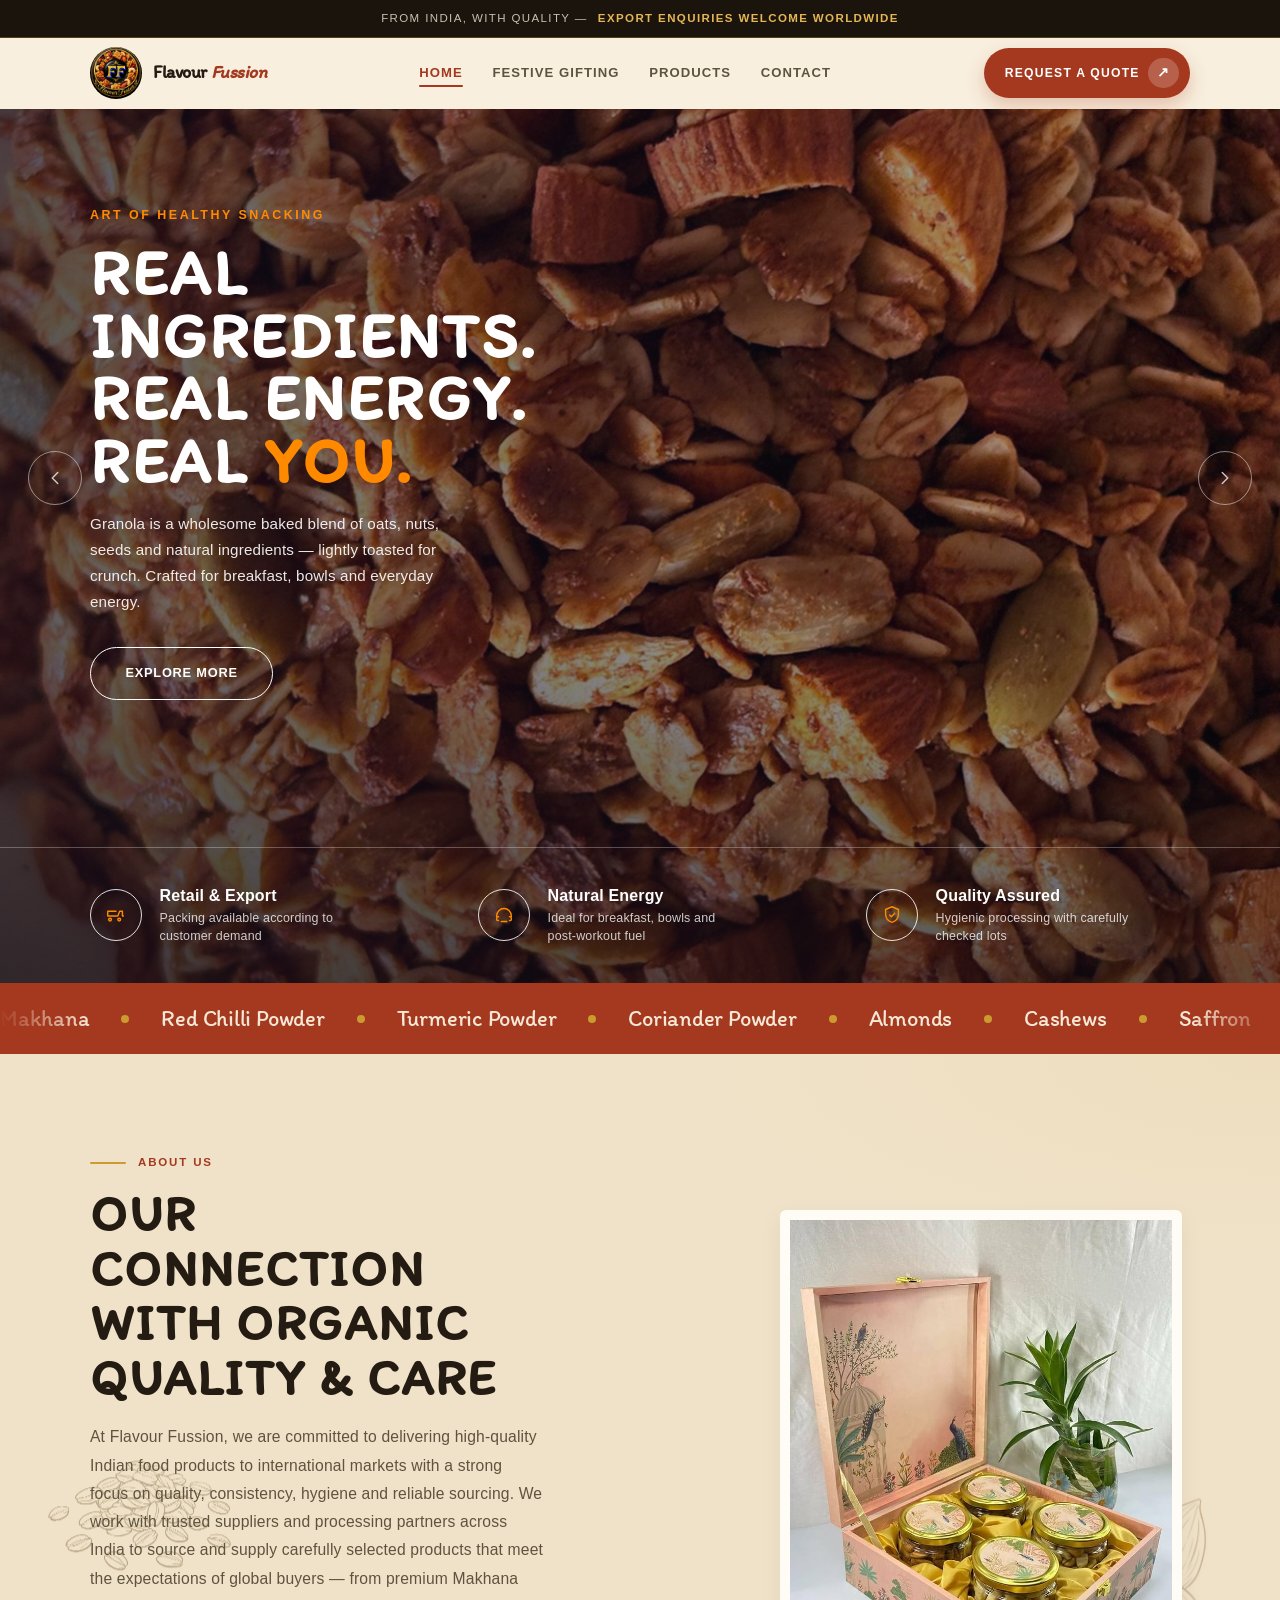
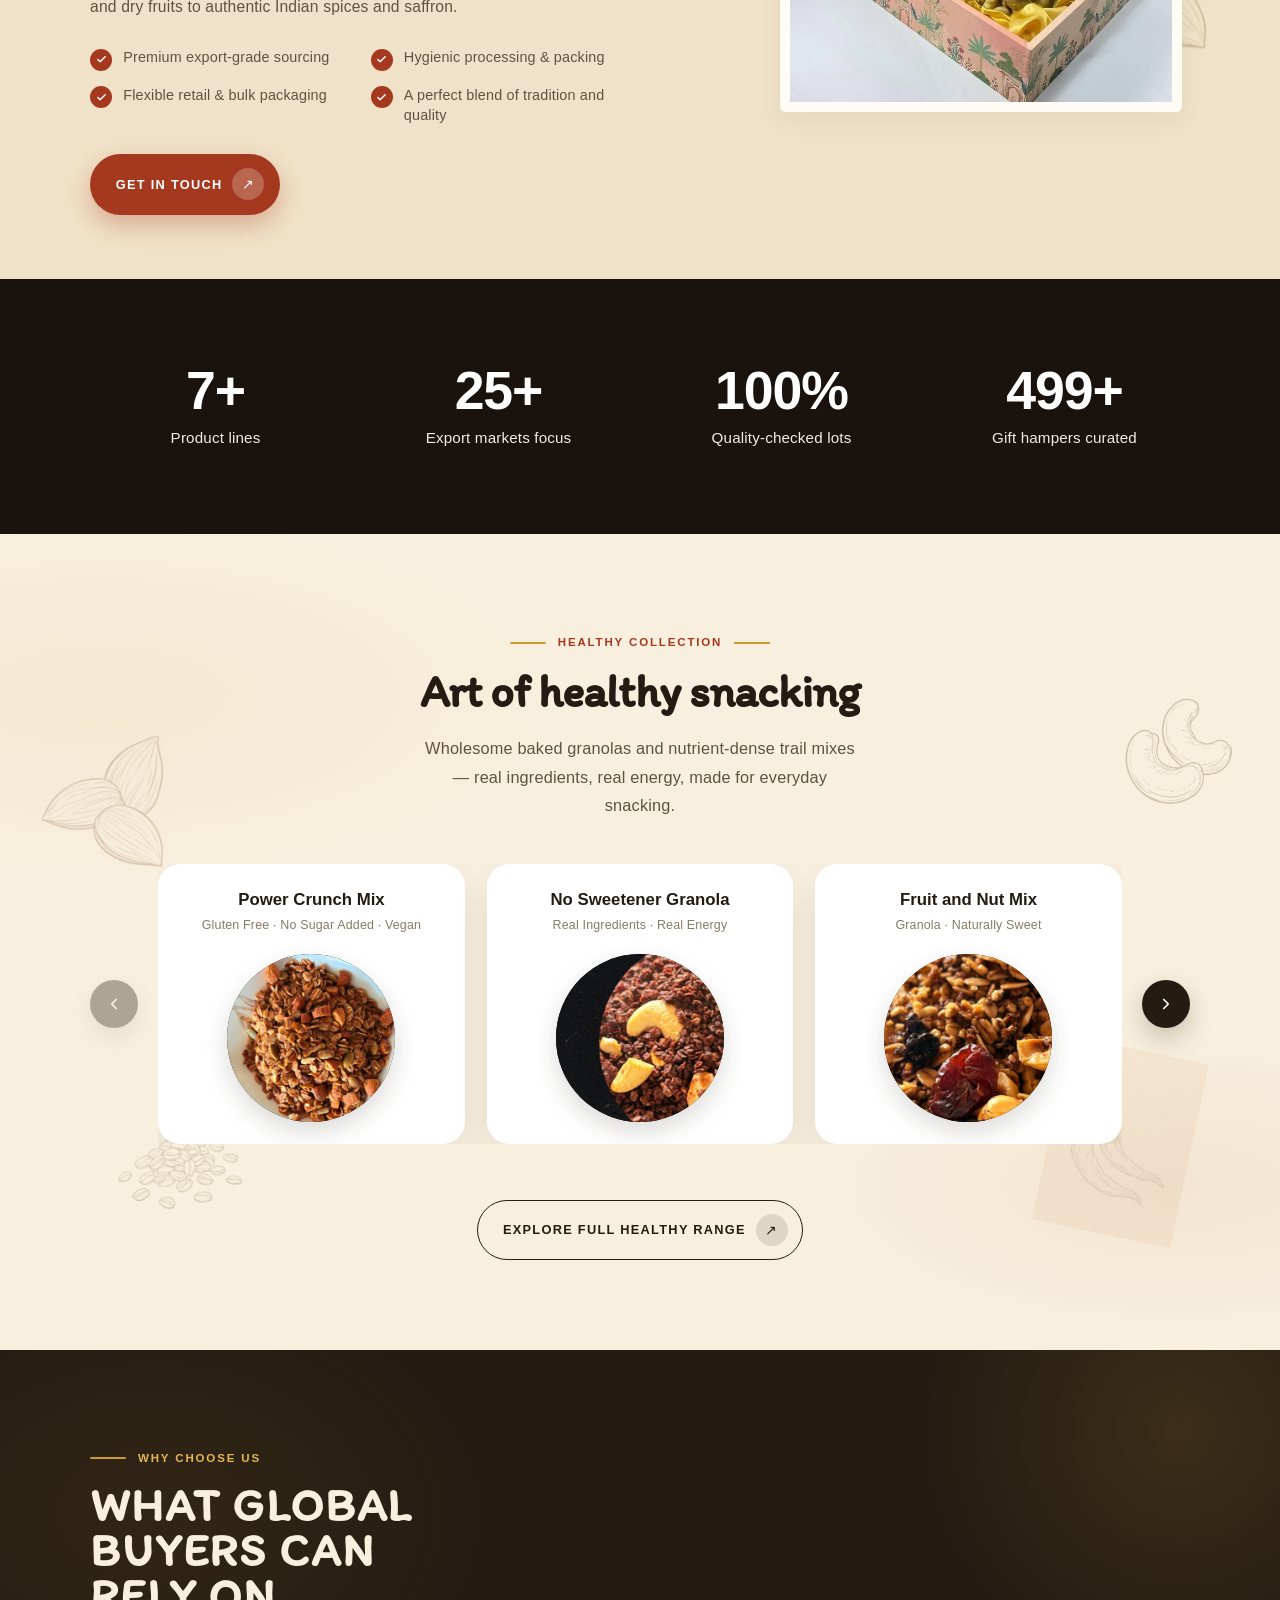
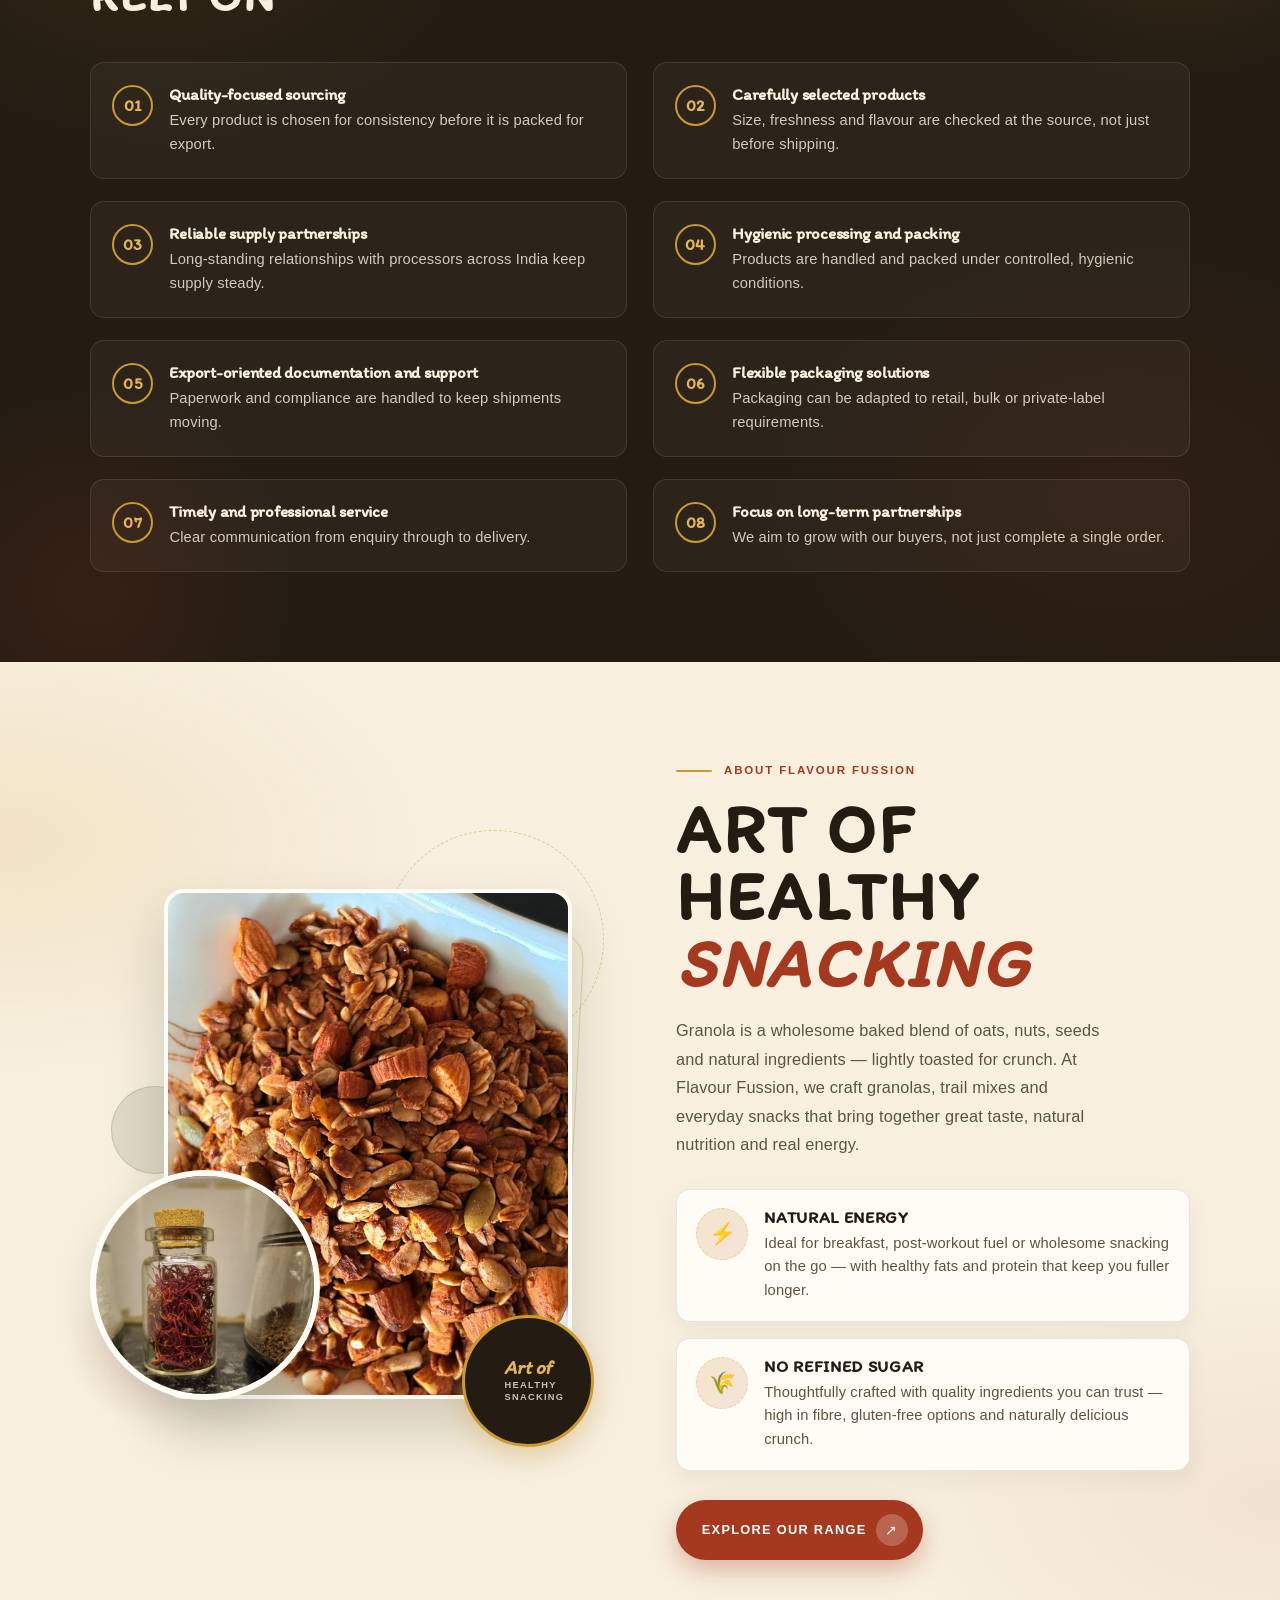
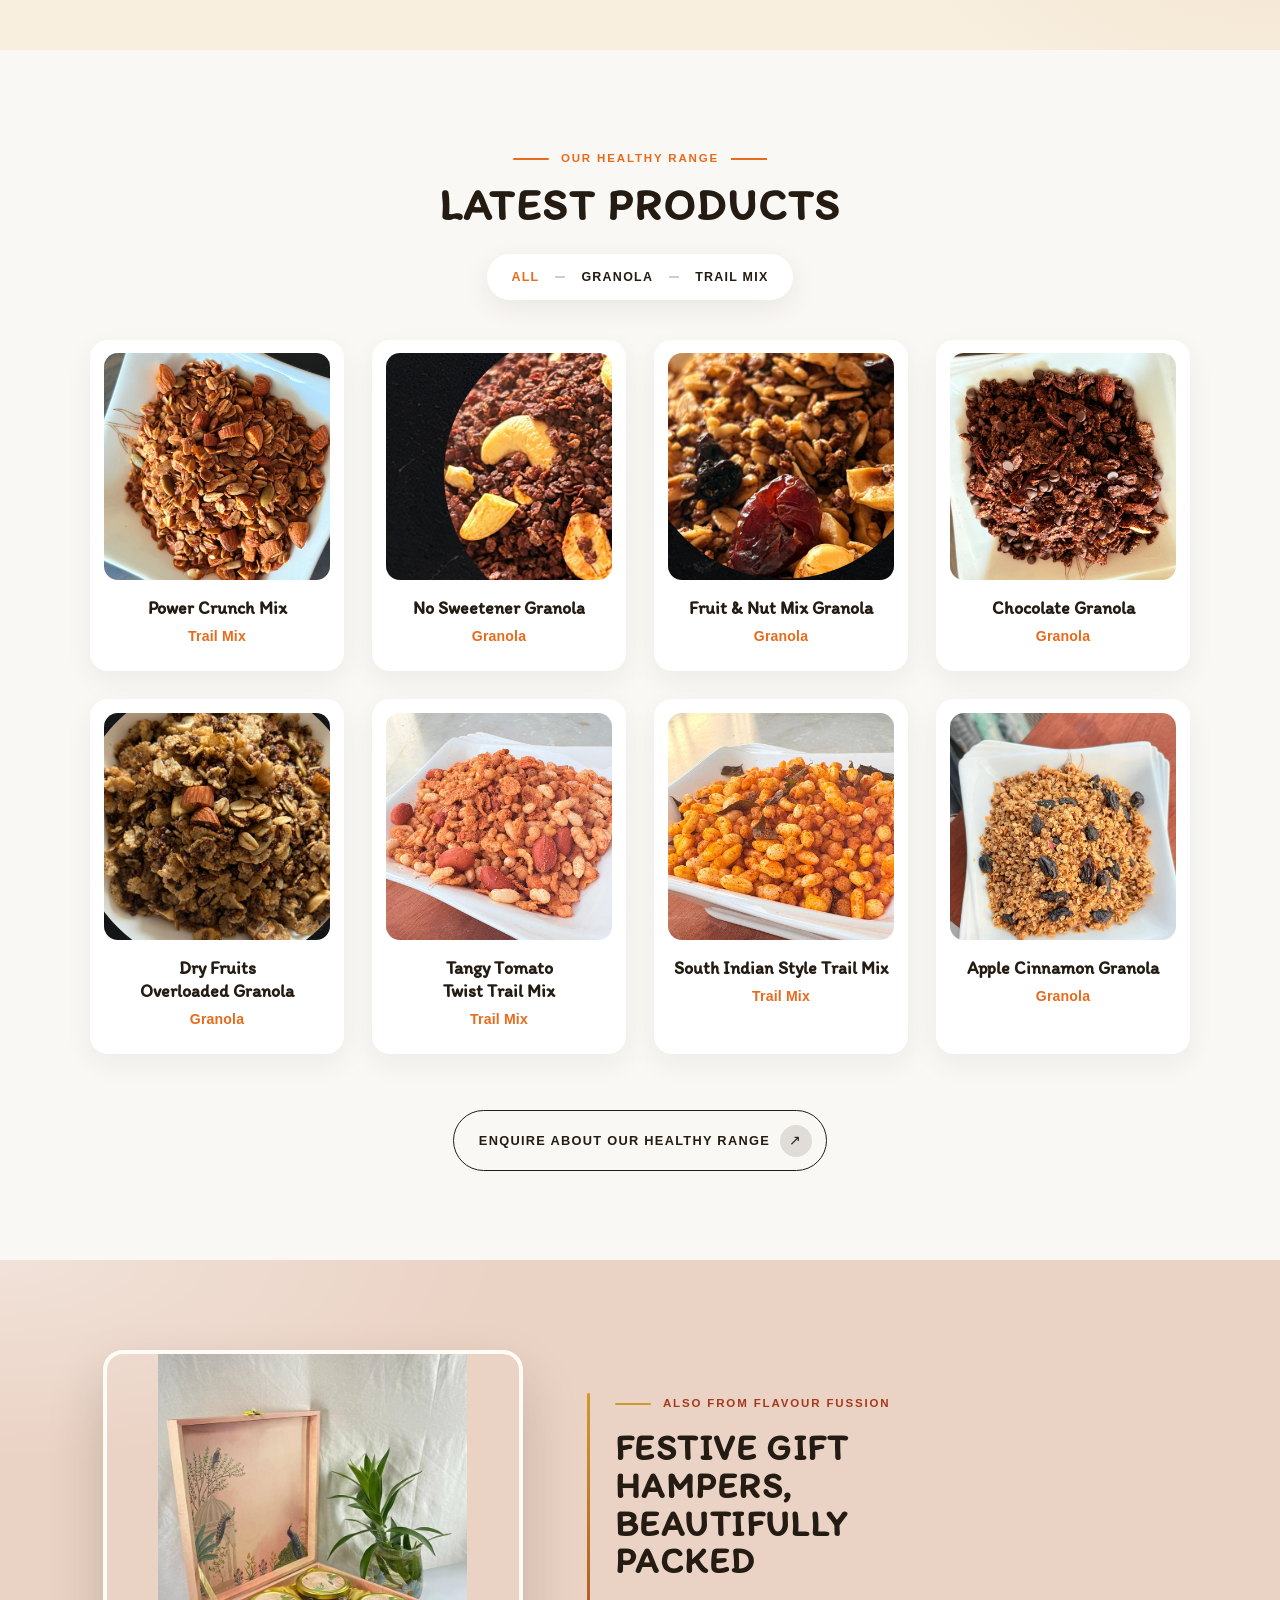
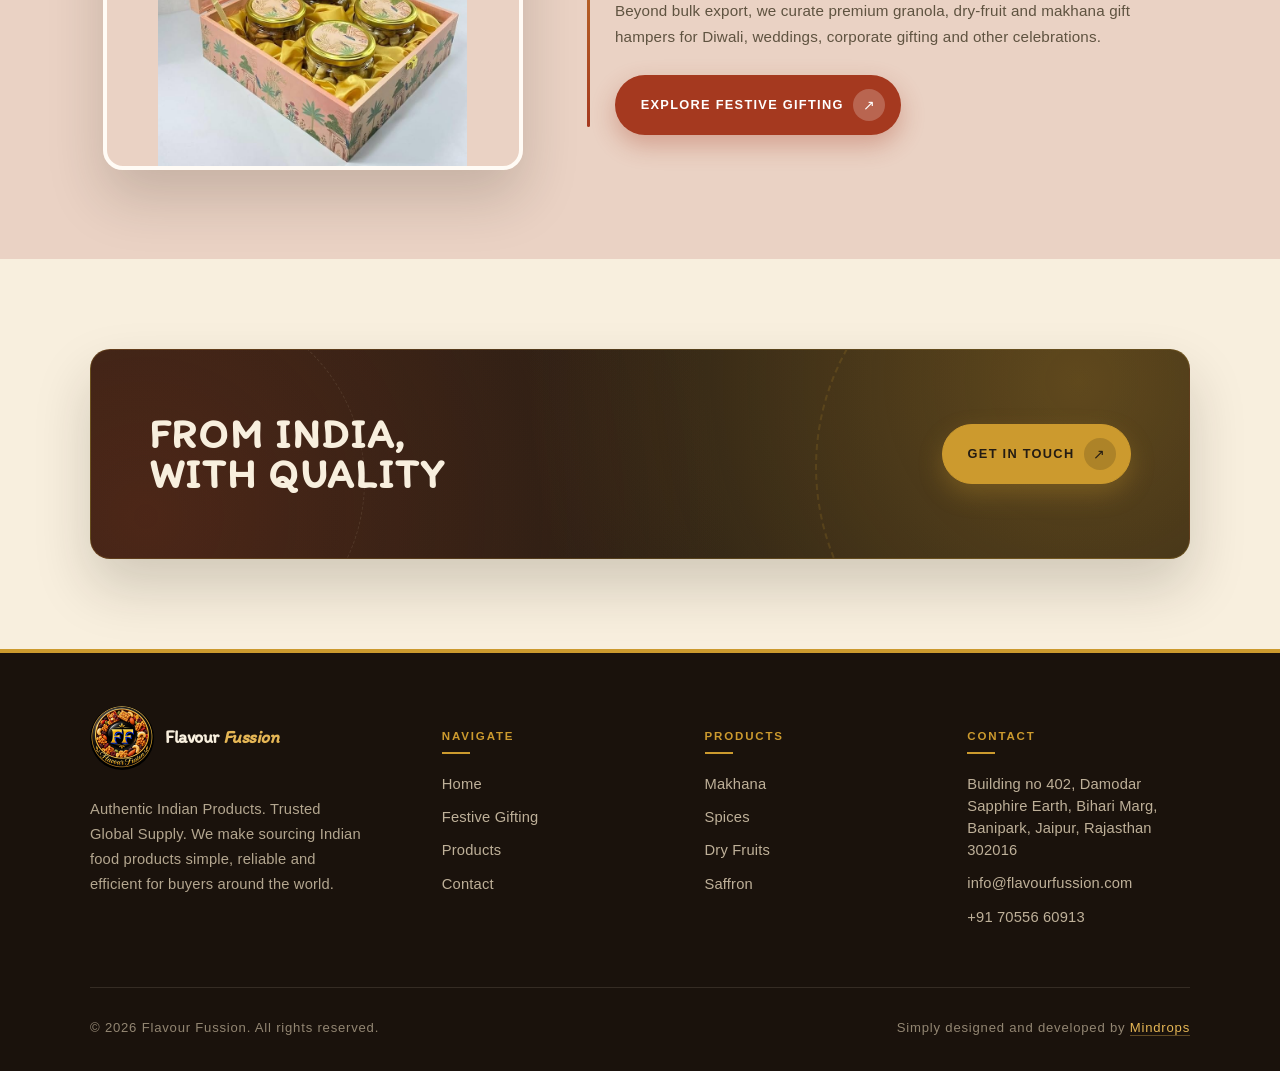
<file: flavour-fussion-website/index.html>
<!DOCTYPE html>
<html lang="en">
<head>
<meta charset="UTF-8">
<meta name="viewport" content="width=device-width, initial-scale=1.0">
<title>Flavour Fussion — Indian Food Export Partner | Spices, Dry Fruits &amp; Saffron</title>
<meta name="description" content="Flavour Fussion exports premium Indian Makhana, spices, dry fruits and saffron to importers, distributors and retailers worldwide. Quality-focused sourcing, reliable supply.">
<link rel="preconnect" href="https://fonts.googleapis.com">
<link rel="preconnect" href="https://fonts.gstatic.com" crossorigin>
<link href="https://fonts.googleapis.com/css2?family=Itim&display=swap" rel="stylesheet">
<link rel="icon" href="assets/logo.jpg" type="image/jpeg">
<link rel="stylesheet" href="css/style.css">
<script>
(function () {
  document.documentElement.classList.add("js");
})();
</script>
</head>
<body class="home-page">

<div class="strip">From India, With Quality — <strong>export enquiries welcome worldwide</strong></div>

<header class="site-header">
  <nav class="nav wrap">
    <a href="index.html" class="logo" aria-label="Flavour Fussion">
      <img src="assets/logo.jpg" alt="Flavour Fussion">
      <span class="logo-text"><strong>Flavour <span class="logo-accent">Fussion</span></strong></span>
    </a>
    <button class="nav-toggle" aria-label="Toggle menu" aria-expanded="false">
      <span></span><span></span><span></span>
    </button>
    <ul class="nav-links">
      <li><a href="index.html" aria-current="page">Home</a></li>
      <li><a href="gifting.html">Festive Gifting</a></li>
      <li><a href="products.html">Products</a></li>
      <li><a href="contact.html">Contact</a></li>
      <li class="nav-mobile-cta"><a href="contact.html">Request a Quote</a></li>
    </ul>
    <a href="contact.html" class="nav-cta">Request a Quote</a>
  </nav>
</header>

<main>

  <!-- ============ HERO SLIDER ============ -->
  <section class="hero hero-slider" aria-roledescription="carousel" aria-label="Flavour Fussion highlights">
    <div class="hero-slider__viewport">
      <div class="hero-slider__track">

        <article class="hero-slide is-active" data-slide="0" aria-hidden="false">
          <div class="hero-slide__media" aria-hidden="true">
            <img src="assets/hero/slide-1b.jpg" alt="" loading="eager" fetchpriority="high">
          </div>
          <div class="wrap hero-slide__content">
            <div class="hero-copy">
              <span class="kicker hero-kicker">Art of Healthy Snacking</span>
              <h1 class="main-slider__title">Real Ingredients.<br>Real Energy.<br>Real <span class="text-accent">You.</span></h1>
              <p class="lede">Granola is a wholesome baked blend of oats, nuts, seeds and natural ingredients — lightly toasted for crunch. Crafted for breakfast, bowls and everyday energy.</p>
              <div class="hero-actions">
                <a href="#healthy-range" class="btn btn-hero">Explore More</a>
              </div>
            </div>
          </div>
        </article>

        <article class="hero-slide" data-slide="1" aria-hidden="true">
          <div class="hero-slide__media" aria-hidden="true">
            <img src="assets/hero/slide-2.jpg" alt="" loading="lazy">
          </div>
          <div class="wrap hero-slide__content">
            <div class="hero-copy">
              <span class="kicker hero-kicker">Why Choose Granola</span>
              <h1 class="main-slider__title">Nourish Your Body,<br>Go <span class="text-accent">Natural!</span></h1>
              <p class="lede">High in fibre, healthy fats and protein — with no refined sugar. Ideal for breakfast, post-workout fuel or wholesome snacking on the go.</p>
              <div class="hero-actions">
                <a href="products.html" class="btn btn-hero">Explore More</a>
              </div>
            </div>
          </div>
        </article>

        <article class="hero-slide" data-slide="2" aria-hidden="true">
          <div class="hero-slide__media" aria-hidden="true">
            <img src="assets/hero/slide-3b.jpg" alt="" loading="lazy">
          </div>
          <div class="wrap hero-slide__content">
            <div class="hero-copy">
              <span class="kicker hero-kicker">Trail Mix &amp; Crunch</span>
              <h1 class="main-slider__title">Crunchy Delight,<br>Guilt-<span class="text-accent">Free.</span></h1>
              <p class="lede">From Power Crunch Mix to Tangy Tomato Twist and South Indian style trail mix — gluten free, vegan snacks made with real ingredients.</p>
              <div class="hero-actions">
                <a href="contact.html" class="btn btn-hero">Explore More</a>
              </div>
            </div>
          </div>
        </article>

      </div>
    </div>

    <button type="button" class="hero-nav hero-nav--prev" aria-label="Previous slide">
      <svg width="22" height="22" viewBox="0 0 24 24" fill="none" aria-hidden="true"><path d="M15 6l-6 6 6 6" stroke="currentColor" stroke-width="1.6" stroke-linecap="round" stroke-linejoin="round"/></svg>
    </button>
    <button type="button" class="hero-nav hero-nav--next" aria-label="Next slide">
      <svg width="22" height="22" viewBox="0 0 24 24" fill="none" aria-hidden="true"><path d="M9 6l6 6-6 6" stroke="currentColor" stroke-width="1.6" stroke-linecap="round" stroke-linejoin="round"/></svg>
    </button>

    <div class="hero-features">
      <div class="wrap hero-features__grid">
        <div class="hero-feature">
          <span class="hero-feature__icon" aria-hidden="true">
            <svg width="22" height="22" viewBox="0 0 24 24" fill="none"><path d="M3 13h11l2-5h3v5h1M5.5 18.5a1.5 1.5 0 100-3 1.5 1.5 0 000 3zm10 0a1.5 1.5 0 100-3 1.5 1.5 0 000 3zM3 13V8h9" stroke="currentColor" stroke-width="1.55" stroke-linecap="round" stroke-linejoin="round"/></svg>
          </span>
          <div>
            <strong>Retail &amp; Export</strong>
            <span>Packing available according to customer demand</span>
          </div>
        </div>
        <div class="hero-feature">
          <span class="hero-feature__icon" aria-hidden="true">
            <svg width="22" height="22" viewBox="0 0 24 24" fill="none"><path d="M4 14v-1a8 8 0 0116 0v1M6 14h-.5A1.5 1.5 0 004 15.5V17a1 1 0 001 1h1M18 14h.5A1.5 1.5 0 0120 15.5V17a1 1 0 01-1 1h-1M9 19h6" stroke="currentColor" stroke-width="1.55" stroke-linecap="round" stroke-linejoin="round"/></svg>
          </span>
          <div>
            <strong>Natural Energy</strong>
            <span>Ideal for breakfast, bowls and post-workout fuel</span>
          </div>
        </div>
        <div class="hero-feature">
          <span class="hero-feature__icon" aria-hidden="true">
            <svg width="22" height="22" viewBox="0 0 24 24" fill="none"><path d="M12 3l7 3v5c0 4.5-3 7.8-7 9-4-1.2-7-4.5-7-9V6l7-3z" stroke="currentColor" stroke-width="1.55" stroke-linejoin="round"/><path d="M9.5 12l1.8 1.8L15 10" stroke="currentColor" stroke-width="1.55" stroke-linecap="round" stroke-linejoin="round"/></svg>
          </span>
          <div>
            <strong>Quality Assured</strong>
            <span>Hygienic processing with carefully checked lots</span>
          </div>
        </div>
      </div>
    </div>
  </section>

  <!-- ============ PRODUCT MARQUEE ============ -->
  <section class="marquee" aria-hidden="true">
    <div class="marquee-track">
      <span class="marquee-item">Makhana</span>
      <span class="marquee-item">Red Chilli Powder</span>
      <span class="marquee-item">Turmeric Powder</span>
      <span class="marquee-item">Coriander Powder</span>
      <span class="marquee-item">Almonds</span>
      <span class="marquee-item">Cashews</span>
      <span class="marquee-item">Saffron</span>
      <span class="marquee-item">Cardamom</span>
      <span class="marquee-item">Makhana</span>
      <span class="marquee-item">Red Chilli Powder</span>
      <span class="marquee-item">Turmeric Powder</span>
      <span class="marquee-item">Coriander Powder</span>
      <span class="marquee-item">Almonds</span>
      <span class="marquee-item">Cashews</span>
      <span class="marquee-item">Saffron</span>
      <span class="marquee-item">Cardamom</span>
    </div>
  </section>

  <!-- ============ ABOUT / TRUST ============ -->
  <section class="section section--panel" id="about">
    <div class="about-deco about-deco--left" aria-hidden="true">
      <img src="assets/images/ingredients/oats.png" alt="">
    </div>
    <div class="about-deco about-deco--right" aria-hidden="true">
      <img src="assets/images/ingredients/almonds.png" alt="">
    </div>
    <div class="wrap about-grid">
      <div class="about-copy">
        <div class="section-head section-head--flush">
          <span class="kicker">About Us</span>
          <h2 class="main-slider__title">Our connection with organic quality &amp; care</h2>
        </div>
        <p class="lede-muted">At Flavour Fussion, we are committed to delivering high-quality Indian food products to international markets with a strong focus on quality, consistency, hygiene and reliable sourcing. We work with trusted suppliers and processing partners across India to source and supply carefully selected products that meet the expectations of global buyers — from premium Makhana and dry fruits to authentic Indian spices and saffron.</p>
        <ul class="about-checks">
          <li>Premium export-grade sourcing</li>
          <li>Hygienic processing &amp; packing</li>
          <li>Flexible retail &amp; bulk packaging</li>
          <li>A perfect blend of tradition and quality</li>
        </ul>
        <a href="contact.html" class="btn btn-primary about-copy__cta">Get In Touch</a>
      </div>
      <div class="about-collage">
        <div class="about-collage__main">
          <img src="assets/gift-box-open.png" alt="Flavour Fussion peacock-motif gift box with premium granola jars">
        </div>
      </div>
    </div>

    <div class="stats-banner">
      <div class="wrap stats-strip">
        <div class="stat-item">
          <strong><span data-count="7">7</span>+</strong>
          <span>Product lines</span>
        </div>
        <div class="stat-item">
          <strong><span data-count="25">25</span>+</strong>
          <span>Export markets focus</span>
        </div>
        <div class="stat-item">
          <strong><span data-count="100">100</span>%</strong>
          <span>Quality-checked lots</span>
        </div>
        <div class="stat-item">
          <strong><span data-count="500">500</span>+</strong>
          <span>Gift hampers curated</span>
        </div>
      </div>
    </div>
  </section>

  <!-- ============ PRODUCT RANGE ============ -->
  <section class="section products-collection" id="products">
    <div class="products-collection__deco products-collection__deco--a" aria-hidden="true">
      <img src="assets/images/ingredients/almonds.png" alt="">
    </div>
    <div class="products-collection__deco products-collection__deco--b" aria-hidden="true">
      <img src="assets/images/ingredients/cashews.png" alt="">
    </div>
    <div class="products-collection__deco products-collection__deco--c" aria-hidden="true">
      <img src="assets/images/ingredients/oats.png" alt="">
    </div>
    <div class="products-collection__deco products-collection__deco--d" aria-hidden="true">
      <img src="assets/images/ingredients/chilli.png" alt="">
    </div>
    <div class="wrap">
      <div class="section-head section-head--center">
        <span class="kicker kicker--dual">Healthy Collection</span>
        <h2 class="main-slider__title">Art of healthy snacking</h2>
        <p>Wholesome baked granolas and nutrient-dense trail mixes — real ingredients, real energy, made for everyday snacking.</p>
      </div>

      <div class="product-carousel" data-product-carousel>
        <button type="button" class="product-nav product-nav--prev" aria-label="Previous products">
          <svg width="18" height="18" viewBox="0 0 24 24" fill="none" aria-hidden="true"><path d="M15 6l-6 6 6 6" stroke="currentColor" stroke-width="2.2" stroke-linecap="round" stroke-linejoin="round"/></svg>
        </button>

        <div class="product-carousel__viewport">
          <div class="product-track">
            <article class="product-card">
              <h3>Power Crunch Mix</h3>
              <p class="product-meta">Gluten Free · No Sugar Added · Vegan</p>
              <div class="product-card__media">
                <img src="assets/healthy-power-crunch.jpg" alt="Power Crunch Mix granola" loading="lazy">
              </div>
            </article>

            <article class="product-card">
              <h3>No Sweetener Granola</h3>
              <p class="product-meta">Real Ingredients · Real Energy</p>
              <div class="product-card__media">
                <img src="assets/healthy-no-sweetener.jpg" alt="No Sweetener Granola" loading="lazy">
              </div>
            </article>

            <article class="product-card">
              <h3>Fruit and Nut Mix</h3>
              <p class="product-meta">Granola · Naturally Sweet</p>
              <div class="product-card__media">
                <img src="assets/healthy-fruit-nut.jpg" alt="Fruit and Nut Mix Granola" loading="lazy">
              </div>
            </article>

            <article class="product-card">
              <h3>Chocolate Granola</h3>
              <p class="product-meta">Crunchy · Cocoa Rich</p>
              <div class="product-card__media">
                <img src="assets/healthy-chocolate.jpg" alt="Chocolate Granola" loading="lazy">
              </div>
            </article>

            <article class="product-card">
              <h3>Dry Fruits Overloaded</h3>
              <p class="product-meta">Granola · Premium Nuts</p>
              <div class="product-card__media">
                <img src="assets/healthy-dry-fruits.jpg" alt="Dry Fruits Overloaded Granola" loading="lazy">
              </div>
            </article>

            <article class="product-card">
              <h3>Tangy Tomato Twist</h3>
              <p class="product-meta">Trail Mix · Bold Flavour</p>
              <div class="product-card__media">
                <img src="assets/healthy-tangy-tomato.jpg" alt="Tangy Tomato Twist Trail Mix" loading="lazy">
              </div>
            </article>

            <article class="product-card">
              <h3>South Indian Style</h3>
              <p class="product-meta">Trail Mix · Spiced Crunch</p>
              <div class="product-card__media">
                <img src="assets/healthy-south-indian.jpg" alt="South Indian Style Trail Mix" loading="lazy">
              </div>
            </article>

            <article class="product-card">
              <h3>Apple Cinnamon</h3>
              <p class="product-meta">Granola · Warm Spice</p>
              <div class="product-card__media">
                <img src="assets/healthy-apple-cinnamon.jpg" alt="Apple Cinnamon Granola" loading="lazy">
              </div>
            </article>
          </div>
        </div>

        <button type="button" class="product-nav product-nav--next" aria-label="Next products">
          <svg width="18" height="18" viewBox="0 0 24 24" fill="none" aria-hidden="true"><path d="M9 6l6 6-6 6" stroke="currentColor" stroke-width="2.2" stroke-linecap="round" stroke-linejoin="round"/></svg>
        </button>
      </div>

      <div class="center mt-lg">
        <a href="#healthy-range" class="btn btn-outline">Explore full healthy range</a>
      </div>
    </div>
  </section>

  <!-- ============ WHY CHOOSE US ============ -->
  <section class="section section--ink">
    <div class="wrap">
      <div class="section-head">
        <span class="kicker">Why Choose Us</span>
        <h2 class="main-slider__title">What global<br>buyers can<br>rely on</h2>
      </div>
      <div class="reason-list">
        <div class="reason-item">
          <span class="reason-mark">01</span>
          <div><h4>Quality-focused sourcing</h4><p>Every product is chosen for consistency before it is packed for export.</p></div>
        </div>
        <div class="reason-item">
          <span class="reason-mark">02</span>
          <div><h4>Carefully selected products</h4><p>Size, freshness and flavour are checked at the source, not just before shipping.</p></div>
        </div>
        <div class="reason-item">
          <span class="reason-mark">03</span>
          <div><h4>Reliable supply partnerships</h4><p>Long-standing relationships with processors across India keep supply steady.</p></div>
        </div>
        <div class="reason-item">
          <span class="reason-mark">04</span>
          <div><h4>Hygienic processing and packing</h4><p>Products are handled and packed under controlled, hygienic conditions.</p></div>
        </div>
        <div class="reason-item">
          <span class="reason-mark">05</span>
          <div><h4>Export-oriented documentation and support</h4><p>Paperwork and compliance are handled to keep shipments moving.</p></div>
        </div>
        <div class="reason-item">
          <span class="reason-mark">06</span>
          <div><h4>Flexible packaging solutions</h4><p>Packaging can be adapted to retail, bulk or private-label requirements.</p></div>
        </div>
        <div class="reason-item">
          <span class="reason-mark">07</span>
          <div><h4>Timely and professional service</h4><p>Clear communication from enquiry through to delivery.</p></div>
        </div>
        <div class="reason-item">
          <span class="reason-mark">08</span>
          <div><h4>Focus on long-term partnerships</h4><p>We aim to grow with our buyers, not just complete a single order.</p></div>
        </div>
      </div>
    </div>
  </section>

  <!-- ============ ABOUT FLAVOUR FUSSION ============ -->
  <section class="section about-flavour" id="about-flavour">
    <div class="wrap about-flavour__grid">
      <div class="about-flavour__visual">
        <span class="about-flavour__shape about-flavour__shape--a" aria-hidden="true"></span>
        <span class="about-flavour__shape about-flavour__shape--b" aria-hidden="true"></span>
        <span class="about-flavour__shape about-flavour__shape--c" aria-hidden="true"></span>
        <div class="about-flavour__main">
          <img src="assets/healthy-power-crunch.jpg" alt="Flavour Fussion granola — crunchy oats, nuts and seeds">
        </div>
        <div class="about-flavour__secondary">
          <img src="assets/about-story-orb.jpg" alt="Premium saffron and fine natural ingredients">
        </div>
        <div class="about-flavour__frame" aria-hidden="true"></div>
        <div class="about-flavour__badge">
          <strong>Art of</strong>
          <span>Healthy Snacking</span>
        </div>
      </div>

      <div class="about-flavour__copy">
        <span class="kicker">About Flavour Fussion</span>
        <h2 class="main-slider__title has-mark">Art of<br>Healthy<br><span class="text-mark">Snacking</span></h2>
        <p class="about-flavour__lede">Granola is a wholesome baked blend of oats, nuts, seeds and natural ingredients — lightly toasted for crunch. At Flavour Fussion, we craft granolas, trail mixes and everyday snacks that bring together great taste, natural nutrition and real energy.</p>
        <div class="about-flavour__features">
          <article class="about-feature">
            <div class="about-feature__icon" aria-hidden="true">⚡</div>
            <div>
              <h3>Natural Energy</h3>
              <p>Ideal for breakfast, post-workout fuel or wholesome snacking on the go — with healthy fats and protein that keep you fuller longer.</p>
            </div>
          </article>
          <article class="about-feature">
            <div class="about-feature__icon" aria-hidden="true">🌾</div>
            <div>
              <h3>No Refined Sugar</h3>
              <p>Thoughtfully crafted with quality ingredients you can trust — high in fibre, gluten-free options and naturally delicious crunch.</p>
            </div>
          </article>
        </div>
        <a href="#healthy-range" class="btn btn-primary">Explore Our Range</a>
      </div>
    </div>
  </section>

  <!-- ============ HEALTHY RANGE ============ -->
  <section class="section healthy-range" id="healthy-range">
    <div class="wrap">
      <div class="section-head section-head--center">
        <span class="kicker kicker--center">Our Healthy Range</span>
        <h2 class="main-slider__title">Latest Products</h2>
      </div>

      <ul class="range-filters" role="tablist" aria-label="Product categories">
        <li><button type="button" class="range-filter is-active" role="tab" aria-selected="true" data-filter="all">All</button></li>
        <li><button type="button" class="range-filter" role="tab" aria-selected="false" data-filter="granola">Granola</button></li>
        <li><button type="button" class="range-filter" role="tab" aria-selected="false" data-filter="trail-mix">Trail Mix</button></li>
      </ul>

      <div class="healthy-grid">
        <article class="healthy-card" data-category="trail-mix">
          <div class="healthy-card__media">
            <img src="assets/healthy-power-crunch.jpg" alt="Power Crunch Mix granola with almonds and seeds" loading="lazy">
            <div class="healthy-card__overlay">
              <a href="contact.html" class="healthy-card__cta">Enquire Now</a>
            </div>
          </div>
          <div class="healthy-card__body">
            <h3>Power Crunch Mix</h3>
            <p class="healthy-card__meta"><span>Trail Mix</span></p>
          </div>
        </article>

        <article class="healthy-card" data-category="granola">
          <div class="healthy-card__media">
            <img src="assets/healthy-no-sweetener.jpg" alt="No Sweetener Granola with cashews" loading="lazy">
            <div class="healthy-card__overlay">
              <a href="contact.html" class="healthy-card__cta">Enquire Now</a>
            </div>
          </div>
          <div class="healthy-card__body">
            <h3>No Sweetener Granola</h3>
            <p class="healthy-card__meta"><span>Granola</span></p>
          </div>
        </article>

        <article class="healthy-card" data-category="granola">
          <div class="healthy-card__media">
            <img src="assets/healthy-fruit-nut.jpg" alt="Fruit and Nut Mix Granola with dried cranberries" loading="lazy">
            <div class="healthy-card__overlay">
              <a href="contact.html" class="healthy-card__cta">Enquire Now</a>
            </div>
          </div>
          <div class="healthy-card__body">
            <h3>Fruit &amp; Nut Mix Granola</h3>
            <p class="healthy-card__meta"><span>Granola</span></p>
          </div>
        </article>

        <article class="healthy-card" data-category="granola">
          <div class="healthy-card__media">
            <img src="assets/healthy-chocolate.jpg" alt="Chocolate Granola in a white bowl" loading="lazy">
            <div class="healthy-card__overlay">
              <a href="contact.html" class="healthy-card__cta">Enquire Now</a>
            </div>
          </div>
          <div class="healthy-card__body">
            <h3>Chocolate Granola</h3>
            <p class="healthy-card__meta"><span>Granola</span></p>
          </div>
        </article>

        <article class="healthy-card" data-category="granola">
          <div class="healthy-card__media">
            <img src="assets/healthy-dry-fruits.jpg" alt="Dry Fruits Overloaded Granola mix" loading="lazy">
            <div class="healthy-card__overlay">
              <a href="contact.html" class="healthy-card__cta">Enquire Now</a>
            </div>
          </div>
          <div class="healthy-card__body">
            <h3>Dry Fruits Overloaded Granola</h3>
            <p class="healthy-card__meta"><span>Granola</span></p>
          </div>
        </article>

        <article class="healthy-card" data-category="trail-mix">
          <div class="healthy-card__media">
            <img src="assets/healthy-tangy-tomato.jpg" alt="Tangy Tomato Twist Trail Mix in a bowl" loading="lazy">
            <div class="healthy-card__overlay">
              <a href="contact.html" class="healthy-card__cta">Enquire Now</a>
            </div>
          </div>
          <div class="healthy-card__body">
            <h3>Tangy Tomato Twist Trail Mix</h3>
            <p class="healthy-card__meta"><span>Trail Mix</span></p>
          </div>
        </article>

        <article class="healthy-card" data-category="trail-mix">
          <div class="healthy-card__media">
            <img src="assets/healthy-south-indian.jpg" alt="South Indian Style Trail Mix with curry leaves" loading="lazy">
            <div class="healthy-card__overlay">
              <a href="contact.html" class="healthy-card__cta">Enquire Now</a>
            </div>
          </div>
          <div class="healthy-card__body">
            <h3>South Indian Style Trail Mix</h3>
            <p class="healthy-card__meta"><span>Trail Mix</span></p>
          </div>
        </article>

        <article class="healthy-card" data-category="granola">
          <div class="healthy-card__media">
            <img src="assets/healthy-apple-cinnamon.jpg" alt="Apple Cinnamon Granola with raisins" loading="lazy">
            <div class="healthy-card__overlay">
              <a href="contact.html" class="healthy-card__cta">Enquire Now</a>
            </div>
          </div>
          <div class="healthy-card__body">
            <h3>Apple Cinnamon Granola</h3>
            <p class="healthy-card__meta"><span>Granola</span></p>
          </div>
        </article>
      </div>

      <div class="center mt-lg">
        <a href="contact.html" class="btn btn-outline">Enquire about our healthy range</a>
      </div>
    </div>
  </section>

  <!-- ============ GIFTING TEASER ============ -->
  <section class="section section--rose">
    <div class="wrap showcase">
      <img src="assets/gift-box-open.png" alt="Peacock-motif gift box with granola jars, packed for festive gifting">
      <div class="showcase-copy">
        <span class="kicker">Also From Flavour Fussion</span>
        <h2 class="main-slider__title">Festive gift<br>hampers,<br>beautifully packed</h2>
        <p>Beyond bulk export, we curate premium granola, dry-fruit and makhana gift hampers for Diwali, weddings, corporate gifting and other celebrations.</p>
        <a href="gifting.html" class="btn btn-primary">Explore Festive Gifting</a>
      </div>
    </div>
  </section>

  <!-- ============ CTA ============ -->
  <section class="section">
    <div class="wrap">
      <div class="cta-banner">
        <h2 class="main-slider__title">From India,<br>with quality</h2>
        <a href="contact.html" class="btn btn-outline">Get in Touch</a>
      </div>
    </div>
  </section>

</main>

<footer class="site-footer">
  <div class="wrap">
    <div class="footer-grid">
      <div class="footer-brand">
        <a href="index.html" class="logo" aria-label="Flavour Fussion">
          <img src="assets/logo.jpg" alt="Flavour Fussion">
          <span class="logo-text"><strong>Flavour <span class="logo-accent">Fussion</span></strong></span>
        </a>
        <p>Authentic Indian Products. Trusted Global Supply. We make sourcing Indian food products simple, reliable and efficient for buyers around the world.</p>
      </div>
      <div class="footer-col">
        <h5>Navigate</h5>
        <a href="index.html">Home</a>
        <a href="gifting.html">Festive Gifting</a>
        <a href="products.html">Products</a>
        <a href="contact.html">Contact</a>
      </div>
      <div class="footer-col">
        <h5>Products</h5>
        <a href="products.html#makhana">Makhana</a>
        <a href="products.html#spices">Spices</a>
        <a href="products.html#dry-fruits">Dry Fruits</a>
        <a href="products.html#saffron">Saffron</a>
      </div>
      <div class="footer-col">
        <h5>Contact</h5>
        <span>Building no 402, Damodar Sapphire Earth, Bihari Marg, Banipark, Jaipur, Rajasthan 302016</span>
        <a href="mailto:info@flavourfussion.com">info@flavourfussion.com</a>
        <a href="tel:+917055660913">+91 70556 60913</a>
      </div>
    </div>
    <div class="footer-bottom">
      <span>© <span id="year"></span> Flavour Fussion. All rights reserved.</span>
      <span>Simply designed and developed by <a href="https://mindrops.com" target="_blank" rel="noopener noreferrer">Mindrops</a></span>
    </div>
  </div>
</footer>

<script src="js/script.js"></script>
</body>
</html>
</file>
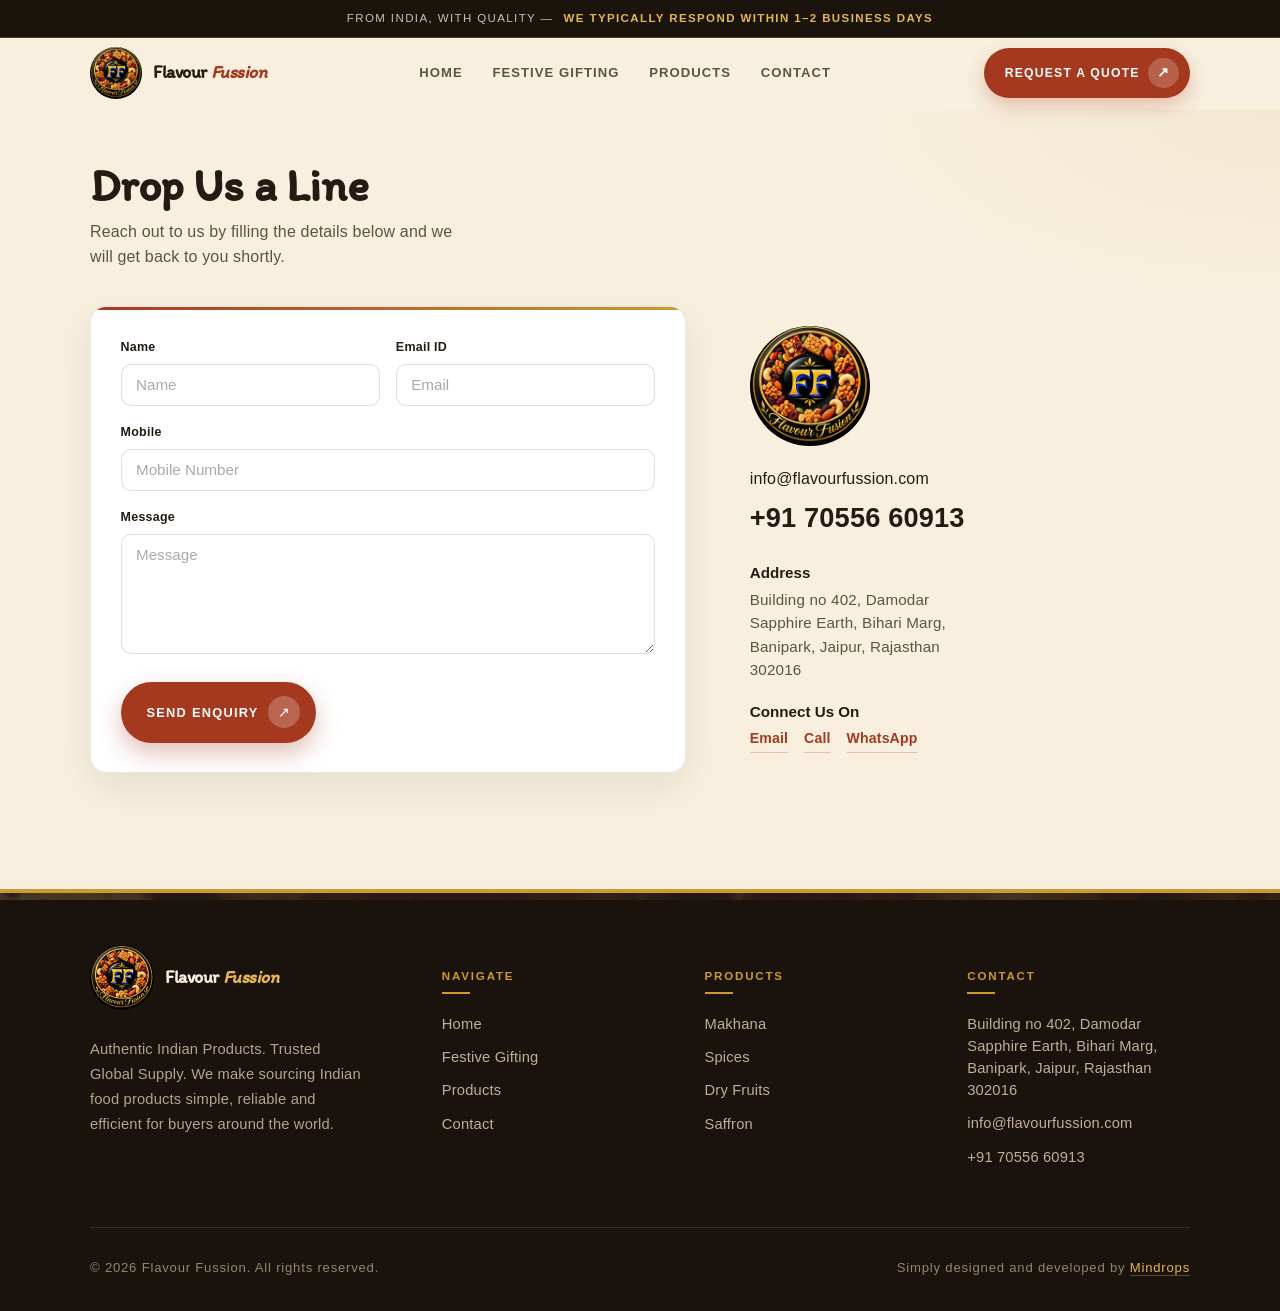
<file: flavour-fussion-website/contact.html>
<!DOCTYPE html>
<html lang="en">
<head>
<meta charset="UTF-8">
<meta name="viewport" content="width=device-width, initial-scale=1.0">
<title>Contact Us — Flavour Fussion Indian Food Exports</title>
<meta name="description" content="Get in touch with Flavour Fussion for export enquiries, pricing, sample requests and festive gifting orders.">
<link rel="preconnect" href="https://fonts.googleapis.com">
<link rel="preconnect" href="https://fonts.gstatic.com" crossorigin>
<link href="https://fonts.googleapis.com/css2?family=Itim&display=swap" rel="stylesheet">
<link rel="icon" href="assets/logo.jpg" type="image/jpeg">
<link rel="stylesheet" href="css/style.css">
<script>
(function () {
  document.documentElement.classList.add("js");
})();
</script>
</head>
<body class="contact-page">

<div class="strip">From India, With Quality — <strong>we typically respond within 1–2 business days</strong></div>

<header class="site-header">
  <nav class="nav wrap">
    <a href="index.html" class="logo" aria-label="Flavour Fussion"><img src="assets/logo.jpg" alt="Flavour Fussion"><span class="logo-text"><strong>Flavour <span class="logo-accent">Fussion</span></strong></span></a>
    <button class="nav-toggle" aria-label="Toggle menu" aria-expanded="false">
      <span></span><span></span><span></span>
    </button>
    <ul class="nav-links">
      <li><a href="index.html">Home</a></li>
      <li><a href="gifting.html">Festive Gifting</a></li>
      <li><a href="products.html">Products</a></li>
      <li><a href="contact.html">Contact</a></li>
      <li class="nav-mobile-cta"><a href="contact.html">Request a Quote</a></li>
    </ul>
    <a href="contact.html" class="nav-cta">Request a Quote</a>
  </nav>
</header>

<main>

  <section class="contact-view">
    <div class="wrap">
      <div class="contact-view__head">
        <h1>Drop Us a Line</h1>
        <p>Reach out to us by filling the details below and we will get back to you shortly.</p>
      </div>

      <div class="contact-layout">
        <form class="enquiry enquiry--panel" id="enquiry-form" novalidate>
          <div class="field-row field-row--2">
            <div class="field">
              <label for="name">Name</label>
              <input type="text" id="name" name="name" required autocomplete="name" placeholder="Name">
            </div>
            <div class="field">
              <label for="email">Email ID</label>
              <input type="email" id="email" name="email" required autocomplete="email" placeholder="Email">
            </div>
          </div>

          <div class="field">
            <label for="phone">Mobile</label>
            <input type="tel" id="phone" name="phone" autocomplete="tel" placeholder="Mobile Number">
          </div>

          <div class="field">
            <label for="message">Message</label>
            <textarea id="message" name="message" required placeholder="Message"></textarea>
          </div>

          <button type="submit" class="btn btn-primary">Send Enquiry</button>
          <div class="form-status" id="form-status" role="status"></div>
        </form>

        <aside class="contact-aside">
          <img class="contact-aside__logo" src="assets/logo.jpg" alt="Flavour Fussion">
          <a class="contact-aside__email" href="mailto:info@flavourfussion.com">info@flavourfussion.com</a>
          <a class="contact-aside__phone" href="tel:+917055660913">+91 70556 60913</a>

          <div class="contact-aside__block">
            <h4>Address</h4>
            <p>Building no 402, Damodar Sapphire Earth, Bihari Marg, Banipark, Jaipur, Rajasthan 302016</p>
          </div>

          <div class="contact-aside__block">
            <h4>Connect Us On</h4>
            <div class="contact-aside__social">
              <a href="mailto:info@flavourfussion.com" aria-label="Email">Email</a>
              <a href="tel:+917055660913" aria-label="Phone">Call</a>
              <a href="https://wa.me/917055660913" target="_blank" rel="noopener noreferrer" aria-label="WhatsApp">WhatsApp</a>
            </div>
          </div>
        </aside>
      </div>
    </div>
  </section>

</main>

<footer class="site-footer">
  <div class="wrap">
    <div class="footer-grid">
      <div class="footer-brand">
        <a href="index.html" class="logo" aria-label="Flavour Fussion"><img src="assets/logo.jpg" alt="Flavour Fussion"><span class="logo-text"><strong>Flavour <span class="logo-accent">Fussion</span></strong></span></a>
        <p>Authentic Indian Products. Trusted Global Supply. We make sourcing Indian food products simple, reliable and efficient for buyers around the world.</p>
      </div>
      <div class="footer-col">
        <h5>Navigate</h5>
        <a href="index.html">Home</a>
        <a href="gifting.html">Festive Gifting</a>
        <a href="products.html">Products</a>
        <a href="contact.html">Contact</a>
      </div>
      <div class="footer-col">
        <h5>Products</h5>
        <a href="products.html#makhana">Makhana</a>
        <a href="products.html#spices">Spices</a>
        <a href="products.html#dry-fruits">Dry Fruits</a>
        <a href="products.html#saffron">Saffron</a>
      </div>
      <div class="footer-col">
        <h5>Contact</h5>
        <span>Building no 402, Damodar Sapphire Earth, Bihari Marg, Banipark, Jaipur, Rajasthan 302016</span>
        <a href="mailto:info@flavourfussion.com">info@flavourfussion.com</a>
        <a href="tel:+917055660913">+91 70556 60913</a>
      </div>
    </div>
    <div class="footer-bottom">
      <span>© <span id="year"></span> Flavour Fussion. All rights reserved.</span>
      <span>Simply designed and developed by <a href="https://mindrops.com" target="_blank" rel="noopener noreferrer">Mindrops</a></span>
    </div>
  </div>
</footer>

<script src="js/script.js"></script>
</body>
</html>
</file>
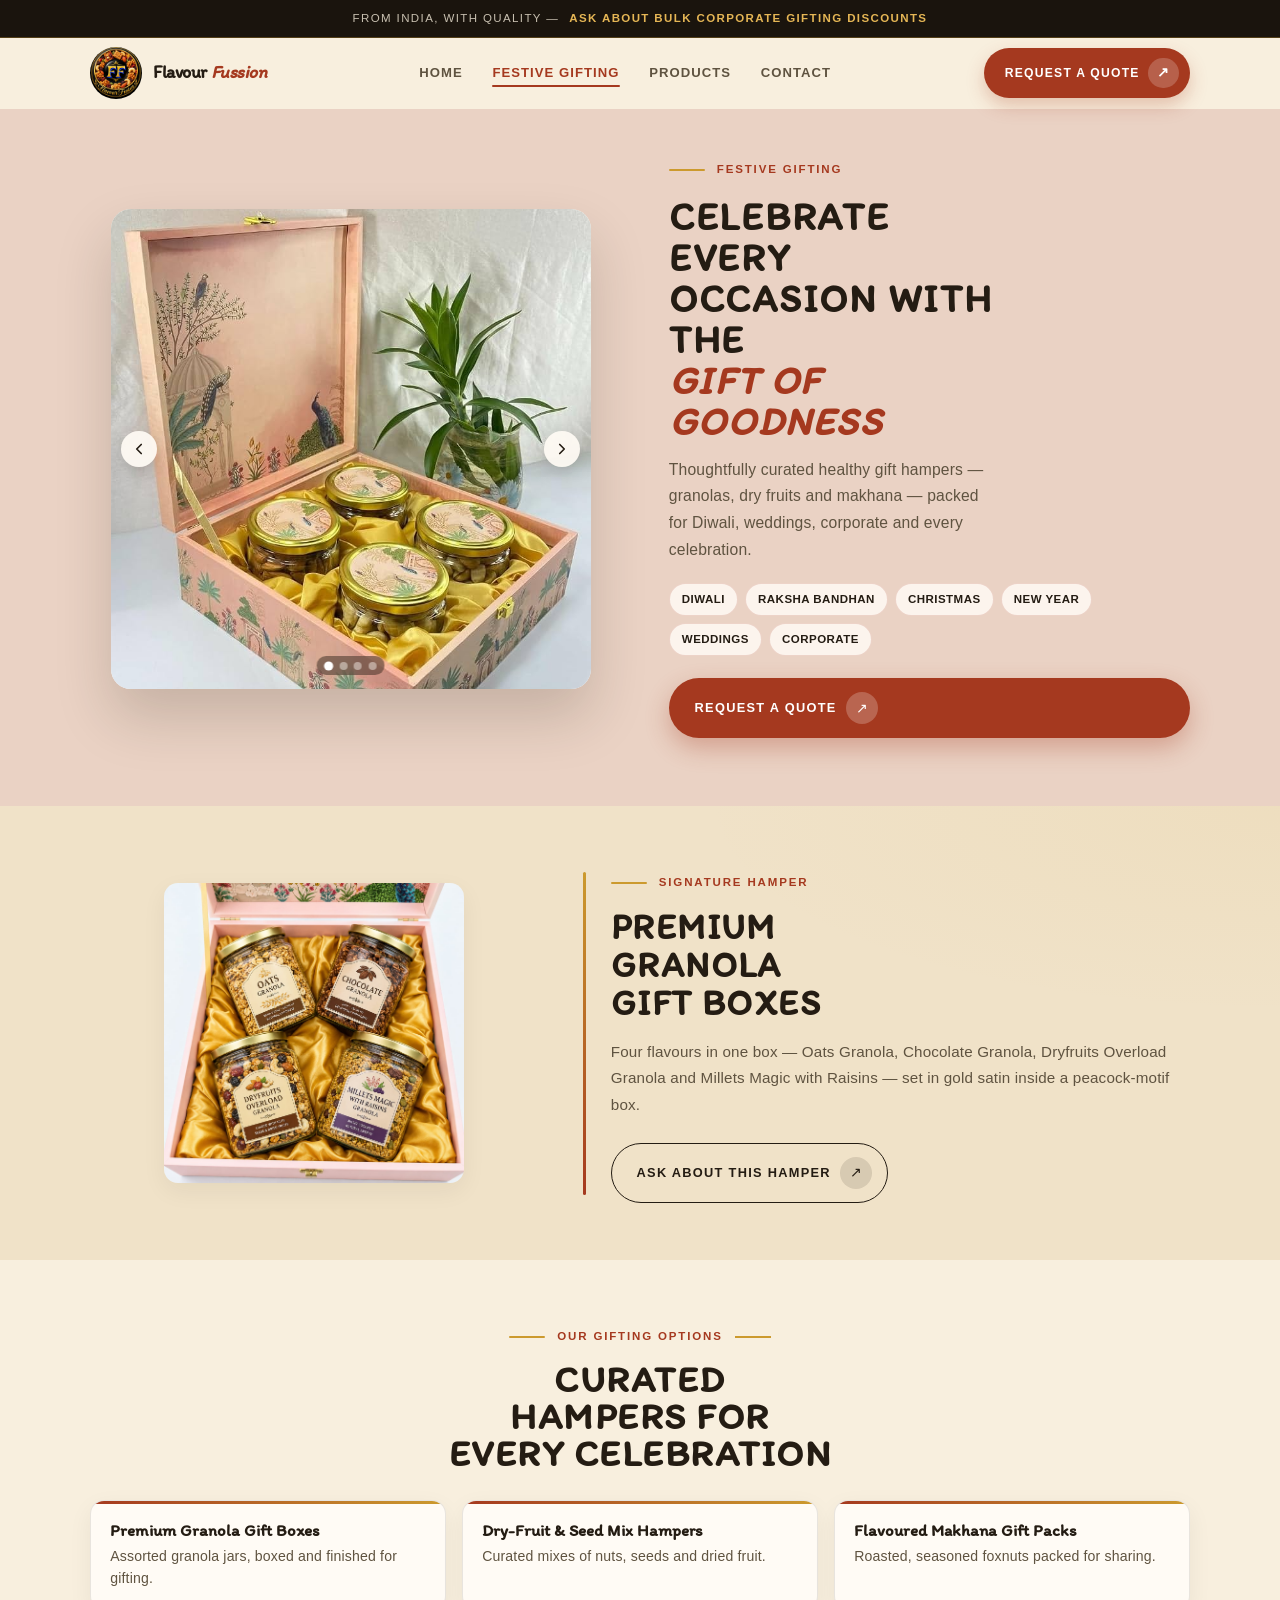
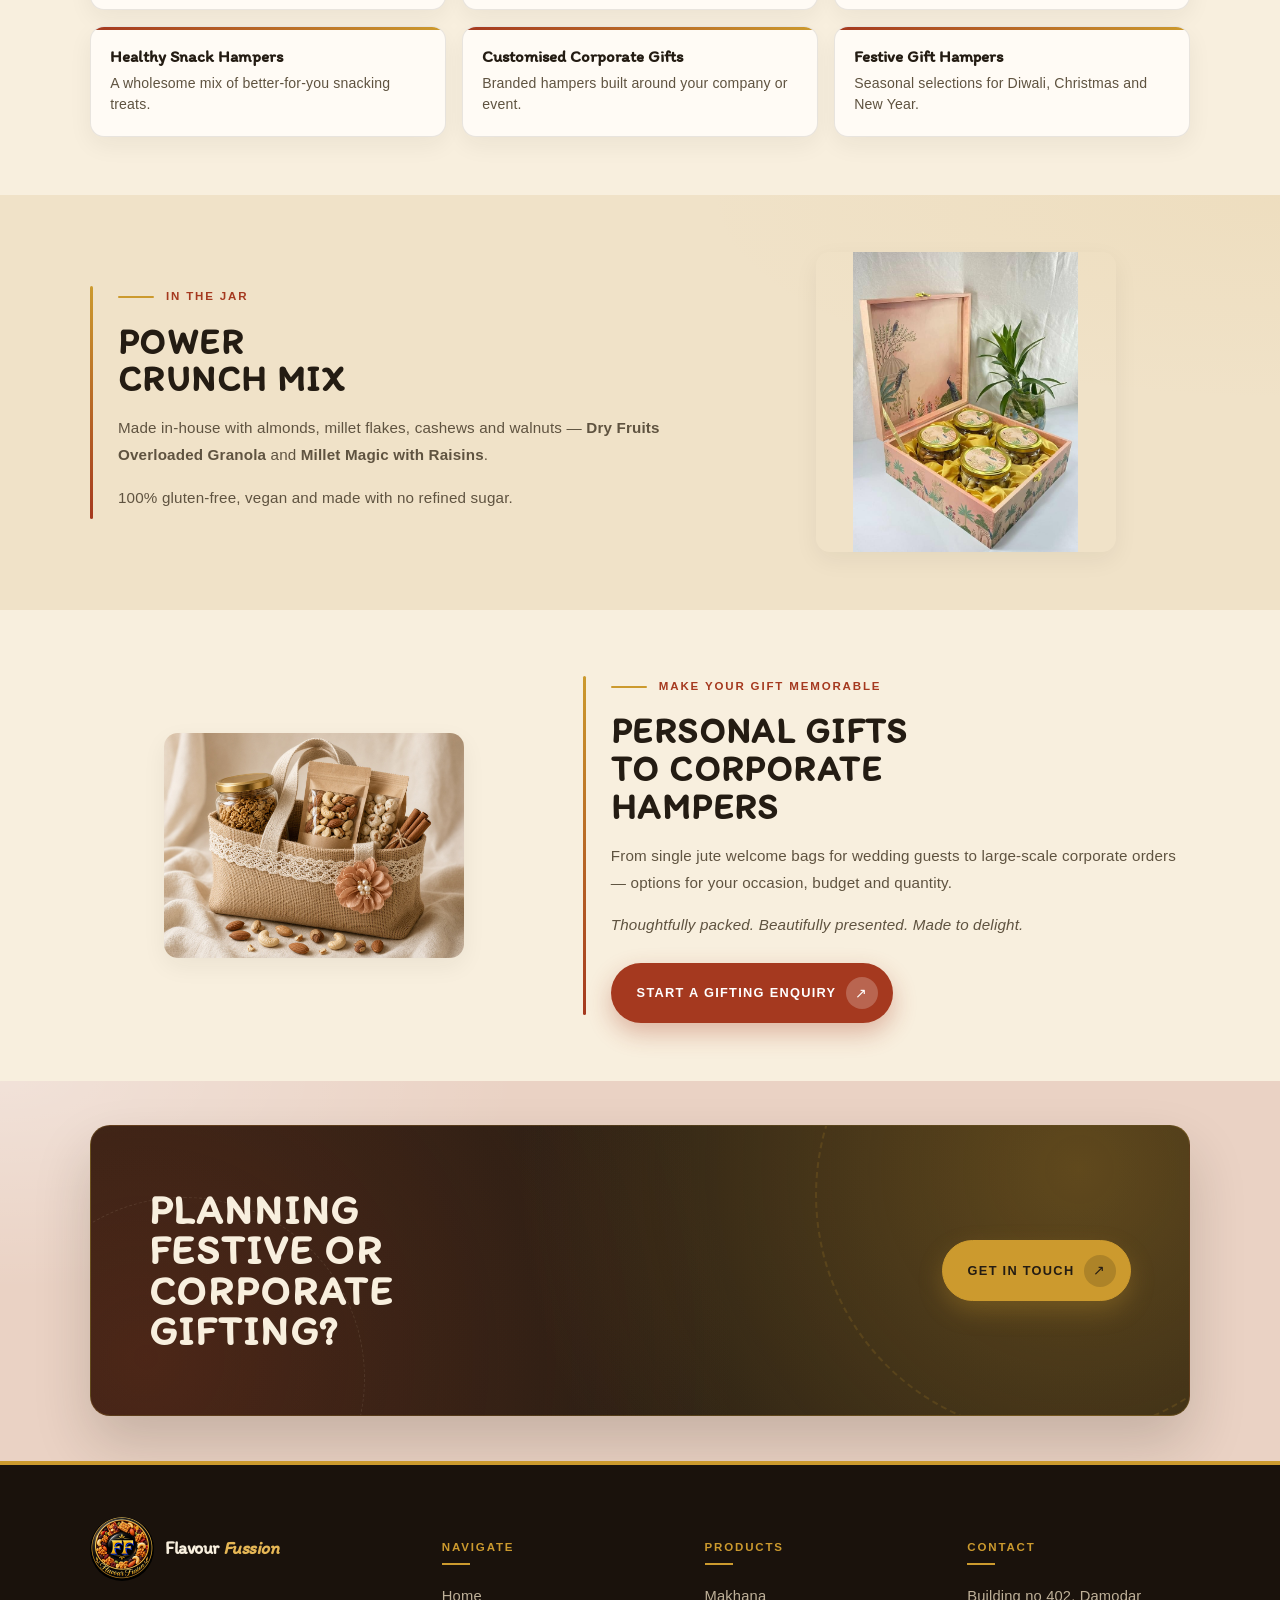
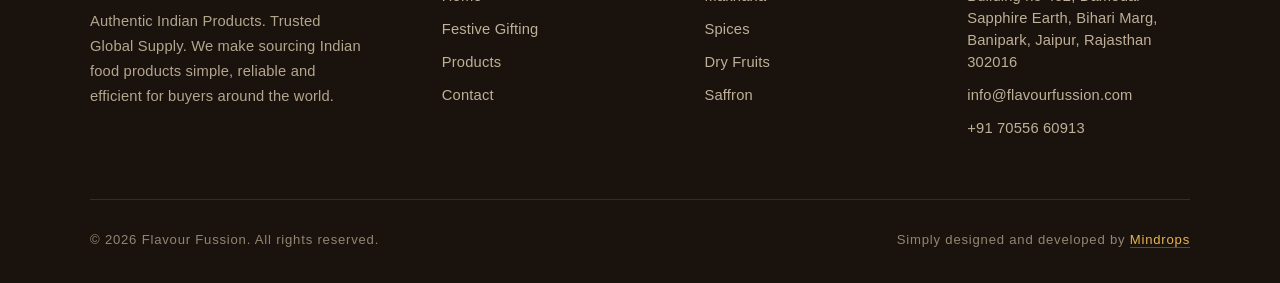
<file: flavour-fussion-website/gifting.html>
<!DOCTYPE html>
<html lang="en">
<head>
<meta charset="UTF-8">
<meta name="viewport" content="width=device-width, initial-scale=1.0">
<title>Festive Gifting — Flavour Fussion Gift Hampers &amp; Corporate Gifts</title>
<meta name="description" content="Premium granola, dry-fruit and makhana gift hampers from Flavour Fussion — beautifully packed for Diwali, weddings, corporate gifting and every celebration.">
<link rel="preconnect" href="https://fonts.googleapis.com">
<link rel="preconnect" href="https://fonts.gstatic.com" crossorigin>
<link href="https://fonts.googleapis.com/css2?family=Itim&display=swap" rel="stylesheet">
<link rel="icon" href="assets/logo.jpg" type="image/jpeg">
<link rel="stylesheet" href="css/style.css">
<script>
(function () {
  document.documentElement.classList.add("js");
})();
</script>
</head>
<body class="gifting-page">

<div class="strip">From India, With Quality — <strong>ask about bulk corporate gifting discounts</strong></div>

<header class="site-header">
  <nav class="nav wrap">
    <a href="index.html" class="logo" aria-label="Flavour Fussion"><img src="assets/logo.jpg" alt="Flavour Fussion"><span class="logo-text"><strong>Flavour <span class="logo-accent">Fussion</span></strong></span></a>
    <button class="nav-toggle" aria-label="Toggle menu" aria-expanded="false">
      <span></span><span></span><span></span>
    </button>
    <ul class="nav-links">
      <li><a href="index.html">Home</a></li>
      <li><a href="gifting.html" aria-current="page">Festive Gifting</a></li>
      <li><a href="products.html">Products</a></li>
      <li><a href="contact.html">Contact</a></li>
      <li class="nav-mobile-cta"><a href="contact.html">Request a Quote</a></li>
    </ul>
    <a href="contact.html" class="nav-cta">Request a Quote</a>
  </nav>
</header>

<main>

  <!-- ============ HERO / STARTING SECTION ============ -->
  <section class="section section--rose about-flavour gift-start" id="gift-start">
    <div class="wrap about-flavour__grid">
      <div class="about-flavour__visual">
        <div class="about-flavour__main about-flavour__main--slider" data-spec-slider aria-roledescription="carousel" aria-label="Gift box photos">
          <div class="spec-slider gift-start-slider">
            <div class="spec-slider__slide is-active">
              <img src="assets/gift-box-open.png" alt="Peacock-motif gift box lined with gold satin, holding granola jars">
            </div>
            <div class="spec-slider__slide" aria-hidden="true">
              <img src="assets/gift-box-jars.png" alt="Four granola jars packed in a peacock-motif gift box">
            </div>
            <div class="spec-slider__slide" aria-hidden="true">
              <img src="assets/gift-box-spices.jpg" alt="Premium wooden spice gift box with cinnamon, cardamom, cloves and star anise">
            </div>
            <div class="spec-slider__slide" aria-hidden="true">
              <img src="assets/gift-box-nuts.jpg" alt="Signature nuts collection gift packs with cashews, almonds, pistachios and raisins">
            </div>
          </div>
          <button type="button" class="gift-slider__nav gift-slider__nav--prev" aria-label="Previous gift photo">
            <svg width="18" height="18" viewBox="0 0 24 24" fill="none" aria-hidden="true"><path d="M15 6l-6 6 6 6" stroke="currentColor" stroke-width="2.2" stroke-linecap="round" stroke-linejoin="round"/></svg>
          </button>
          <button type="button" class="gift-slider__nav gift-slider__nav--next" aria-label="Next gift photo">
            <svg width="18" height="18" viewBox="0 0 24 24" fill="none" aria-hidden="true"><path d="M9 6l6 6-6 6" stroke="currentColor" stroke-width="2.2" stroke-linecap="round" stroke-linejoin="round"/></svg>
          </button>
          <div class="spec-slider__dots gift-start-slider__dots" role="tablist" aria-label="Gift box photo slides">
            <button type="button" class="spec-slider__dot is-active" aria-label="Show slide 1" aria-selected="true"></button>
            <button type="button" class="spec-slider__dot" aria-label="Show slide 2" aria-selected="false"></button>
            <button type="button" class="spec-slider__dot" aria-label="Show slide 3" aria-selected="false"></button>
            <button type="button" class="spec-slider__dot" aria-label="Show slide 4" aria-selected="false"></button>
          </div>
        </div>
      </div>

      <div class="about-flavour__copy">
        <span class="kicker">Festive Gifting</span>
        <h1 class="main-slider__title has-mark">Celebrate every<br>occasion with the<br><span class="text-mark">gift of goodness</span></h1>
        <p class="about-flavour__lede">Thoughtfully curated healthy gift hampers — granolas, dry fruits and makhana — packed for Diwali, weddings, corporate and every celebration.</p>
        <div class="occasion-row">
          <span class="occasion-pill">Diwali</span>
          <span class="occasion-pill">Raksha Bandhan</span>
          <span class="occasion-pill">Christmas</span>
          <span class="occasion-pill">New Year</span>
          <span class="occasion-pill">Weddings</span>
          <span class="occasion-pill">Corporate</span>
        </div>
        <a href="contact.html" class="btn btn-primary">Request a Quote</a>
      </div>
    </div>
  </section>

  <!-- ============ GRANOLA SHOWCASE ============ -->
  <section class="section section--panel gift-section">
    <div class="wrap showcase showcase--gift">
      <figure class="gift-media">
        <img src="assets/gift-box-jars.png" alt="Four granola jars packed in a peacock-motif gift box" loading="lazy">
      </figure>
      <div class="showcase-copy">
        <span class="kicker">Signature Hamper</span>
        <h2 class="main-slider__title">Premium granola gift boxes</h2>
        <p>Four flavours in one box — Oats Granola, Chocolate Granola, Dryfruits Overload Granola and Millets Magic with Raisins — set in gold satin inside a peacock-motif box.</p>
        <a href="contact.html" class="btn btn-outline">Ask about this hamper</a>
      </div>
    </div>
  </section>

  <!-- ============ GIFTING OPTIONS ============ -->
  <section class="section gift-section">
    <div class="wrap">
      <div class="section-head section-head--center">
        <span class="kicker kicker--center">Our Gifting Options</span>
        <h2 class="main-slider__title">Curated hampers for every celebration</h2>
      </div>
      <div class="gift-options">
        <div class="gift-option"><h4>Premium Granola Gift Boxes</h4><p>Assorted granola jars, boxed and finished for gifting.</p></div>
        <div class="gift-option"><h4>Dry-Fruit &amp; Seed Mix Hampers</h4><p>Curated mixes of nuts, seeds and dried fruit.</p></div>
        <div class="gift-option"><h4>Flavoured Makhana Gift Packs</h4><p>Roasted, seasoned foxnuts packed for sharing.</p></div>
        <div class="gift-option"><h4>Healthy Snack Hampers</h4><p>A wholesome mix of better-for-you snacking treats.</p></div>
        <div class="gift-option"><h4>Customised Corporate Gifts</h4><p>Branded hampers built around your company or event.</p></div>
        <div class="gift-option"><h4>Festive Gift Hampers</h4><p>Seasonal selections for Diwali, Christmas and New Year.</p></div>
      </div>
    </div>
  </section>

  <!-- ============ POWER CRUNCH SHOWCASE ============ -->
  <section class="section section--panel gift-section">
    <div class="wrap showcase showcase--gift showcase--gift-reverse">
      <div class="showcase-copy">
        <span class="kicker">In the Jar</span>
        <h2 class="main-slider__title">Power Crunch Mix</h2>
        <p>Made in-house with almonds, millet flakes, cashews and walnuts — <strong>Dry Fruits Overloaded Granola</strong> and <strong>Millet Magic with Raisins</strong>.</p>
        <p>100% gluten-free, vegan and made with no refined sugar.</p>
      </div>
      <figure class="gift-media">
        <img src="assets/gift-box-open.png" alt="Peacock-motif festive gift box with granola jars" loading="lazy">
      </figure>
    </div>
  </section>

  <!-- ============ JUTE HAMPER ============ -->
  <section class="section gift-section">
    <div class="wrap showcase showcase--gift">
      <figure class="gift-media">
        <img src="assets/jute-hamper.png" alt="Jute tote gift hamper with granola jar and kraft pouches" loading="lazy">
      </figure>
      <div class="showcase-copy">
        <span class="kicker">Make Your Gift Memorable</span>
        <h2 class="main-slider__title">Personal gifts to corporate hampers</h2>
        <p>From single jute welcome bags for wedding guests to large-scale corporate orders — options for your occasion, budget and quantity.</p>
        <p><em>Thoughtfully packed. Beautifully presented. Made to delight.</em></p>
        <a href="contact.html" class="btn btn-primary">Start a Gifting Enquiry</a>
      </div>
    </div>
  </section>

  <!-- ============ CTA ============ -->
  <section class="section section--rose gift-section gift-section--cta">
    <div class="wrap">
      <div class="cta-banner">
        <h2 class="main-slider__title">Planning festive or corporate gifting?</h2>
        <a href="contact.html" class="btn btn-outline">Get in Touch</a>
      </div>
    </div>
  </section>

</main>

<footer class="site-footer">
  <div class="wrap">
    <div class="footer-grid">
      <div class="footer-brand">
        <a href="index.html" class="logo" aria-label="Flavour Fussion"><img src="assets/logo.jpg" alt="Flavour Fussion"><span class="logo-text"><strong>Flavour <span class="logo-accent">Fussion</span></strong></span></a>
        <p>Authentic Indian Products. Trusted Global Supply. We make sourcing Indian food products simple, reliable and efficient for buyers around the world.</p>
      </div>
      <div class="footer-col">
        <h5>Navigate</h5>
        <a href="index.html">Home</a>
        <a href="gifting.html">Festive Gifting</a>
        <a href="products.html">Products</a>
        <a href="contact.html">Contact</a>
      </div>
      <div class="footer-col">
        <h5>Products</h5>
        <a href="products.html#makhana">Makhana</a>
        <a href="products.html#spices">Spices</a>
        <a href="products.html#dry-fruits">Dry Fruits</a>
        <a href="products.html#saffron">Saffron</a>
      </div>
      <div class="footer-col">
        <h5>Contact</h5>
        <span>Building no 402, Damodar Sapphire Earth, Bihari Marg, Banipark, Jaipur, Rajasthan 302016</span>
        <a href="mailto:info@flavourfussion.com">info@flavourfussion.com</a>
        <a href="tel:+917055660913">+91 70556 60913</a>
      </div>
    </div>
    <div class="footer-bottom">
      <span>© <span id="year"></span> Flavour Fussion. All rights reserved.</span>
      <span>Simply designed and developed by <a href="https://mindrops.com" target="_blank" rel="noopener noreferrer">Mindrops</a></span>
    </div>
  </div>
</footer>

<script src="js/script.js"></script>
</body>
</html>
</file>
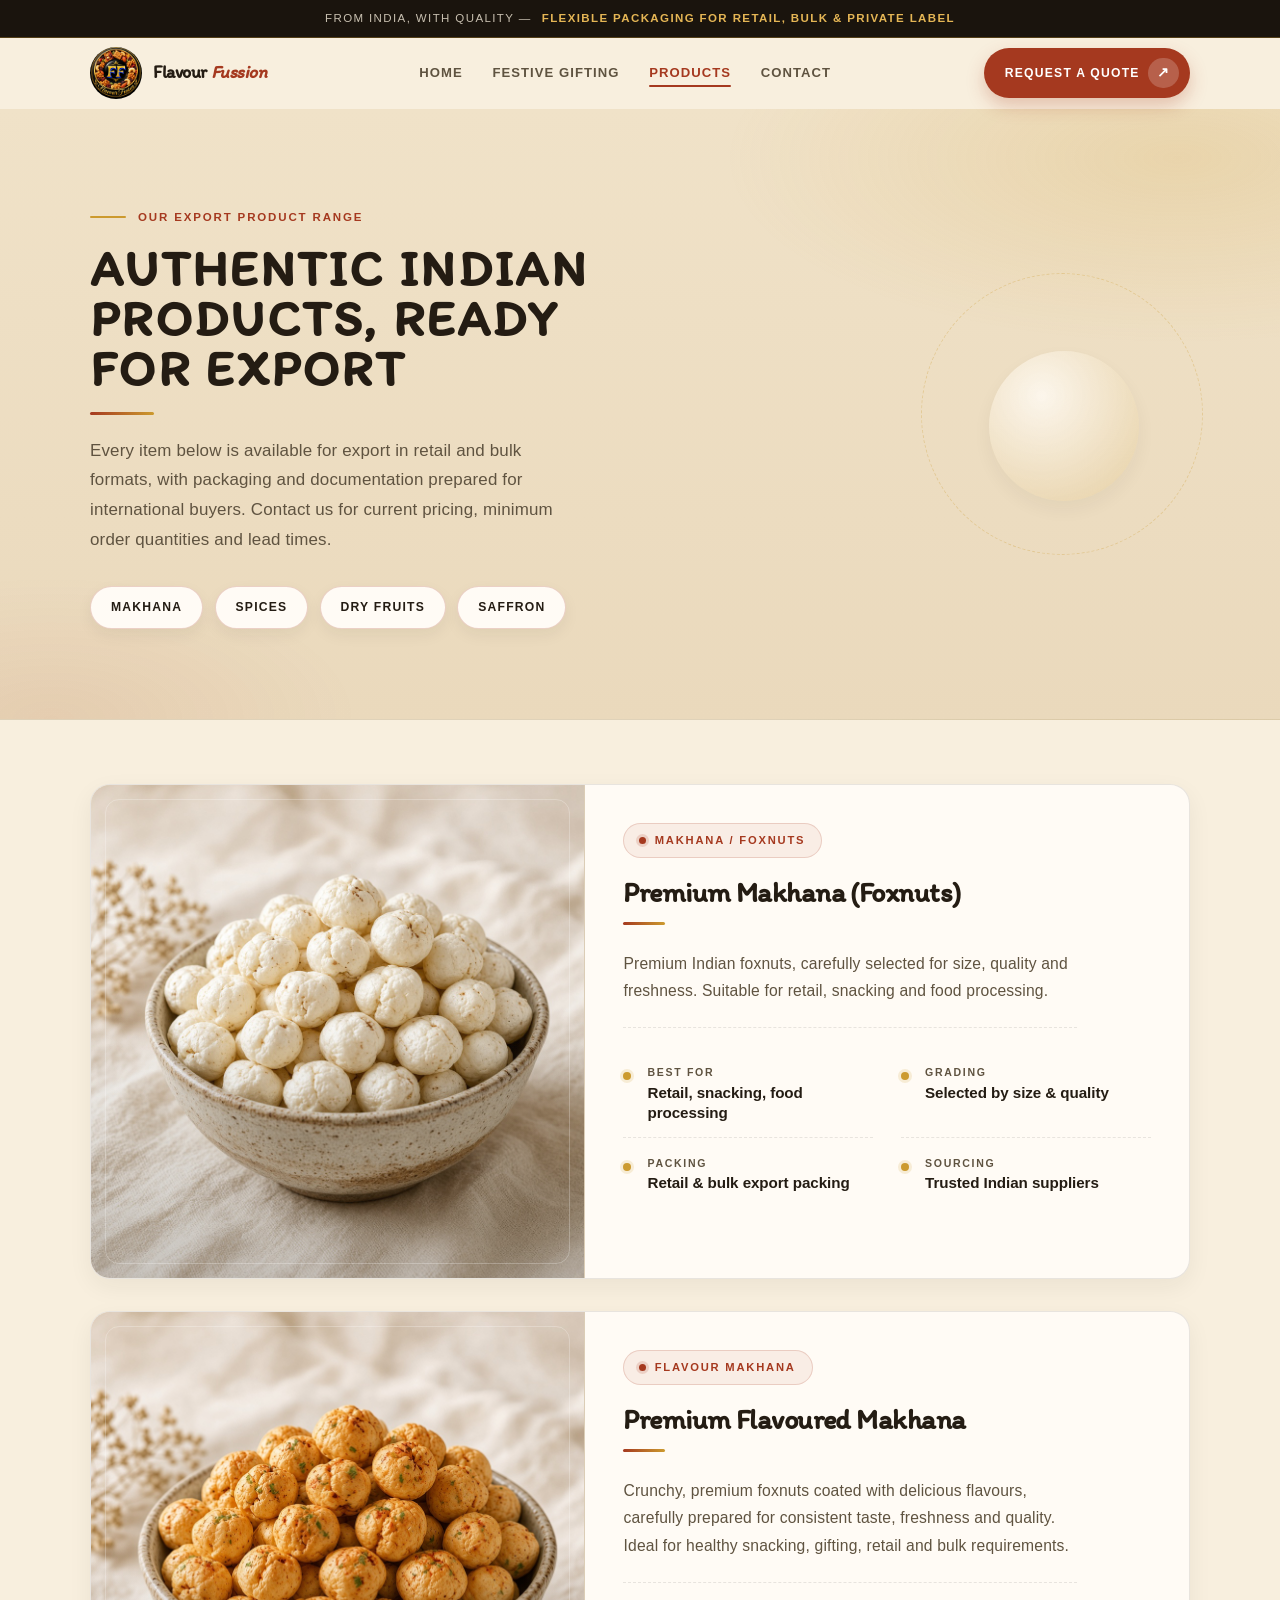
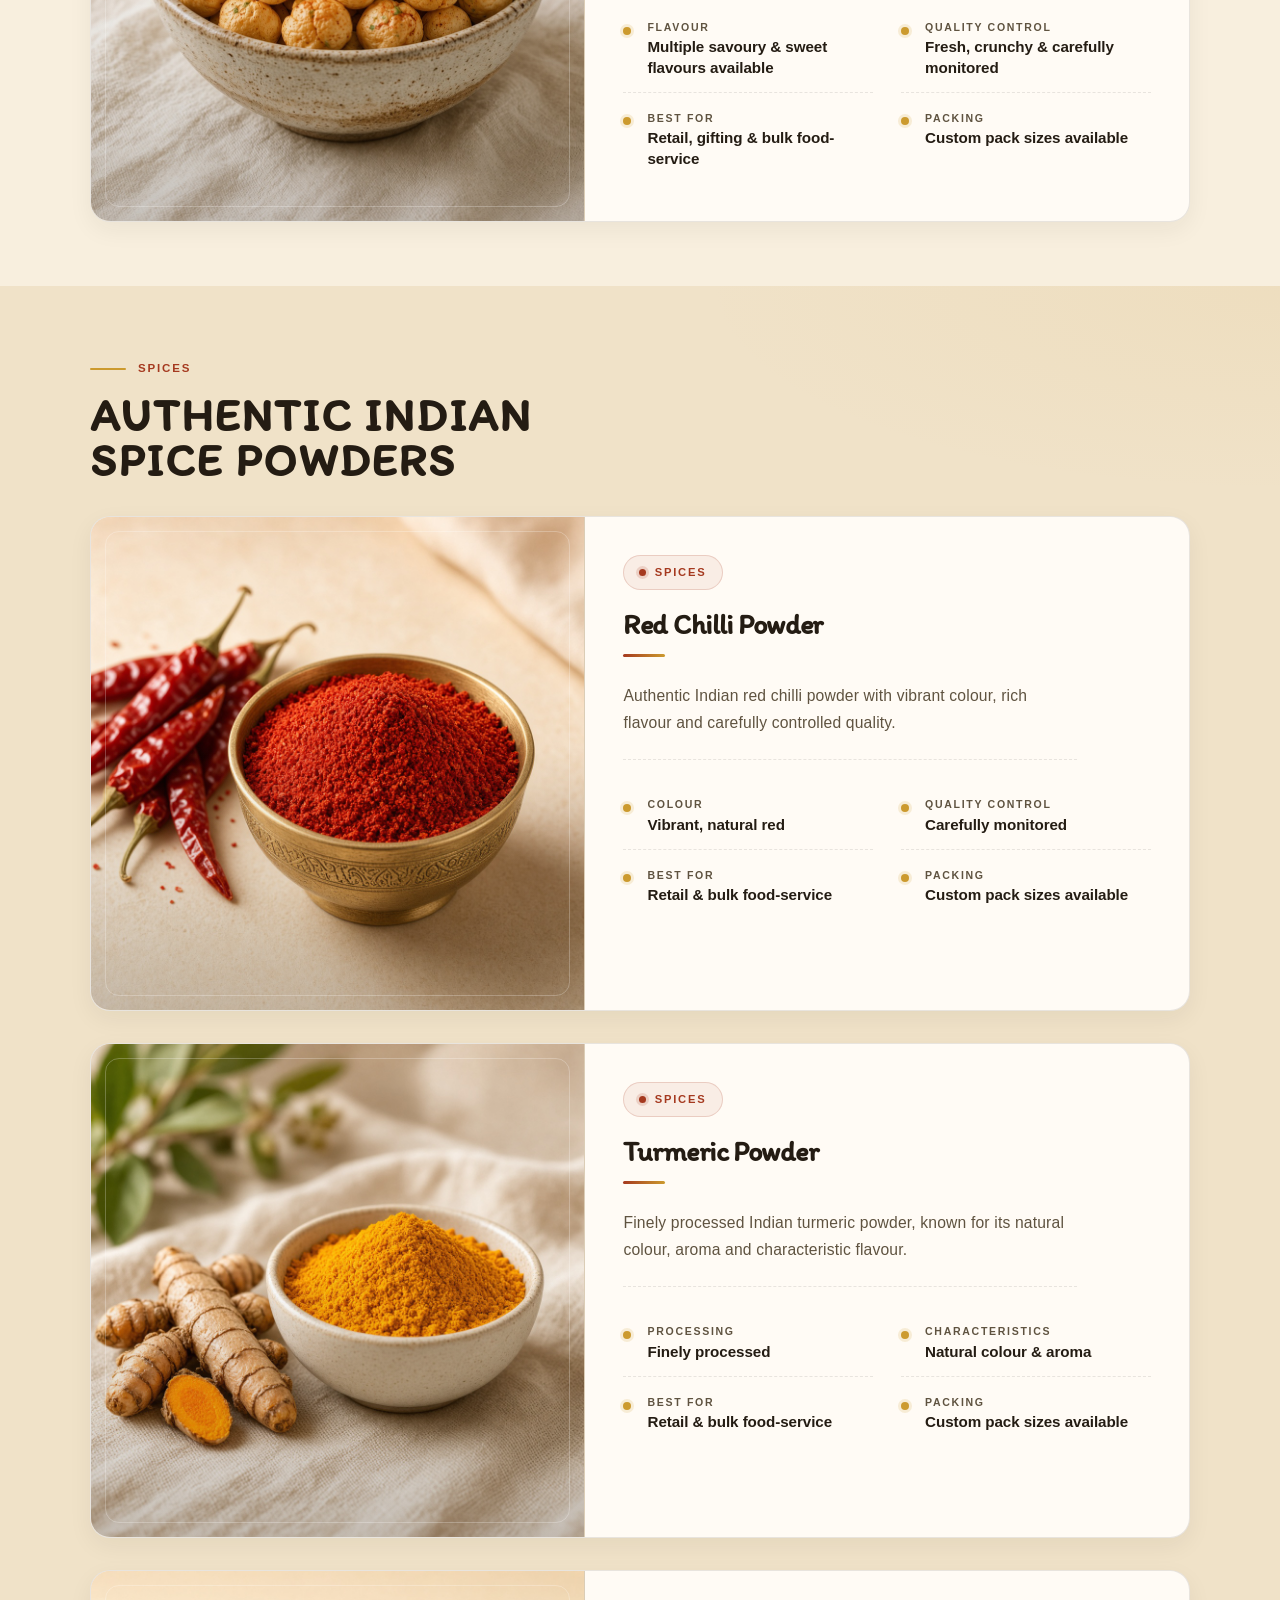
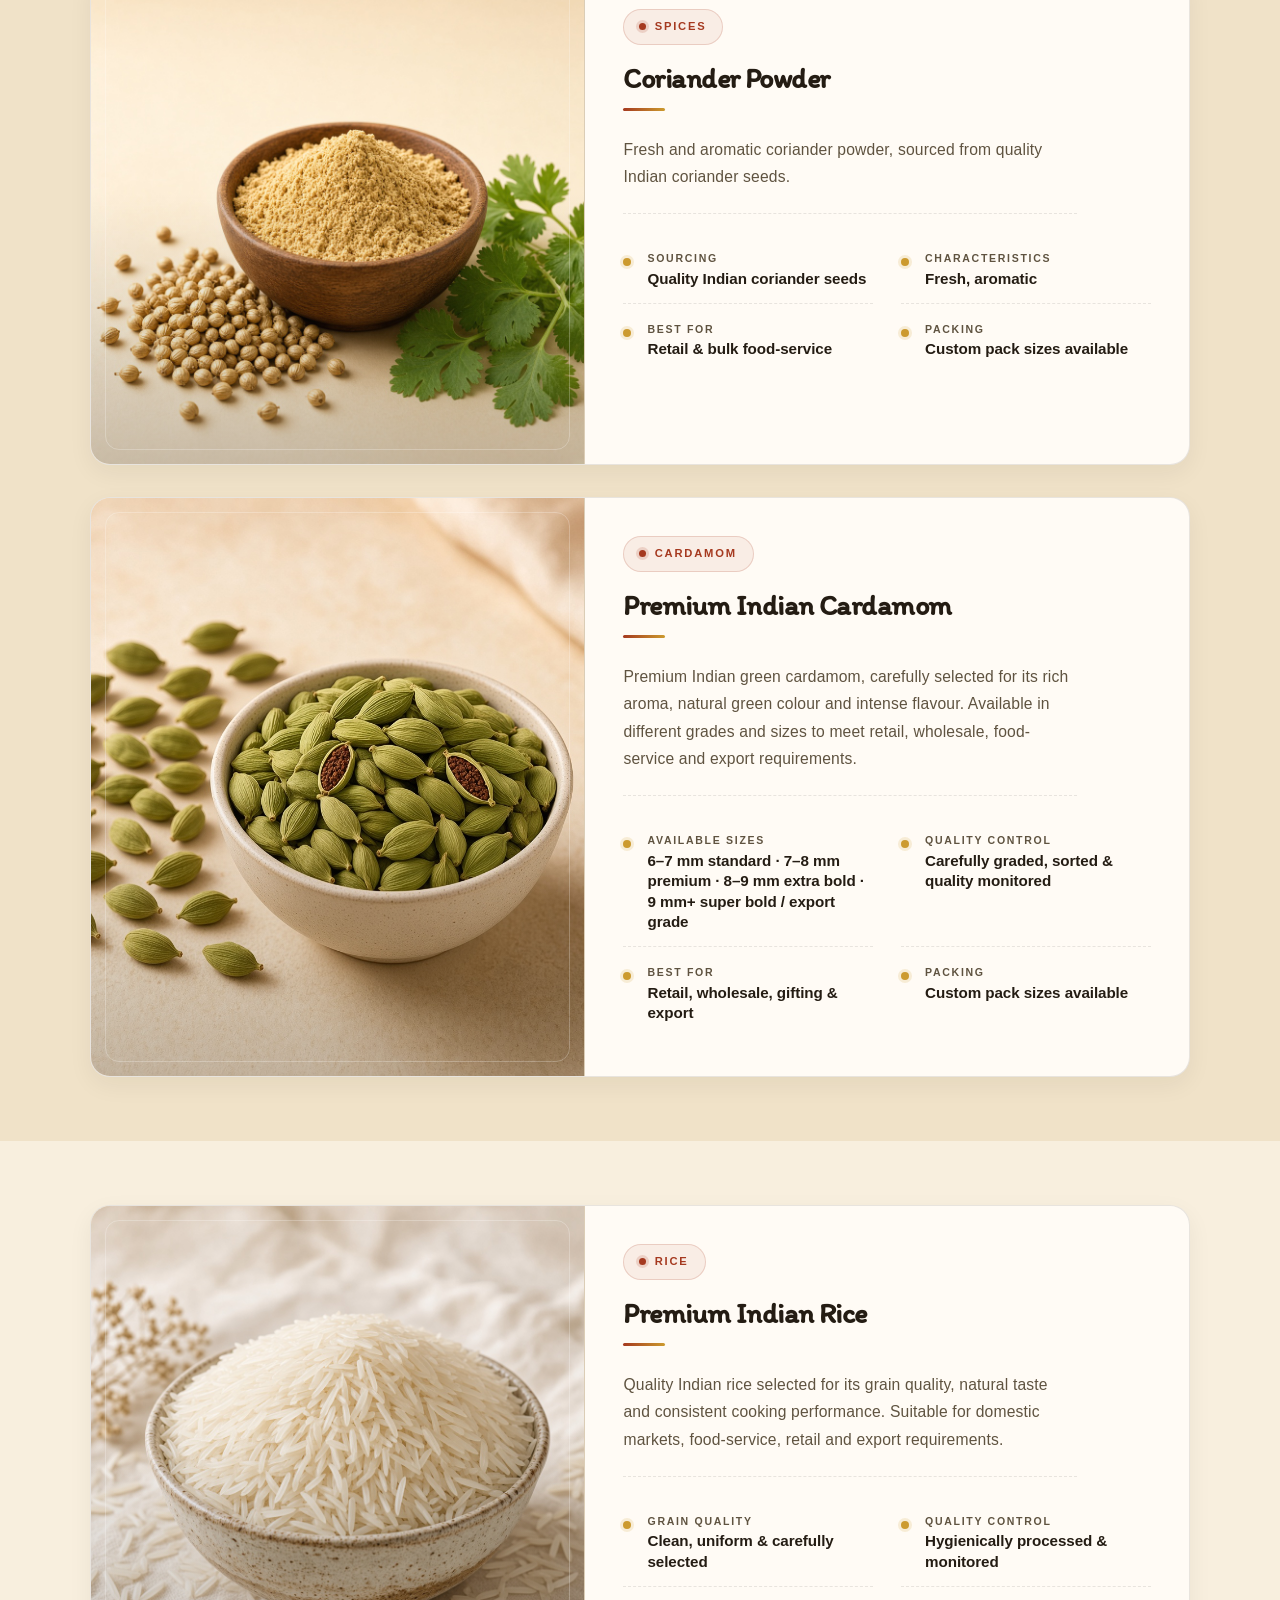
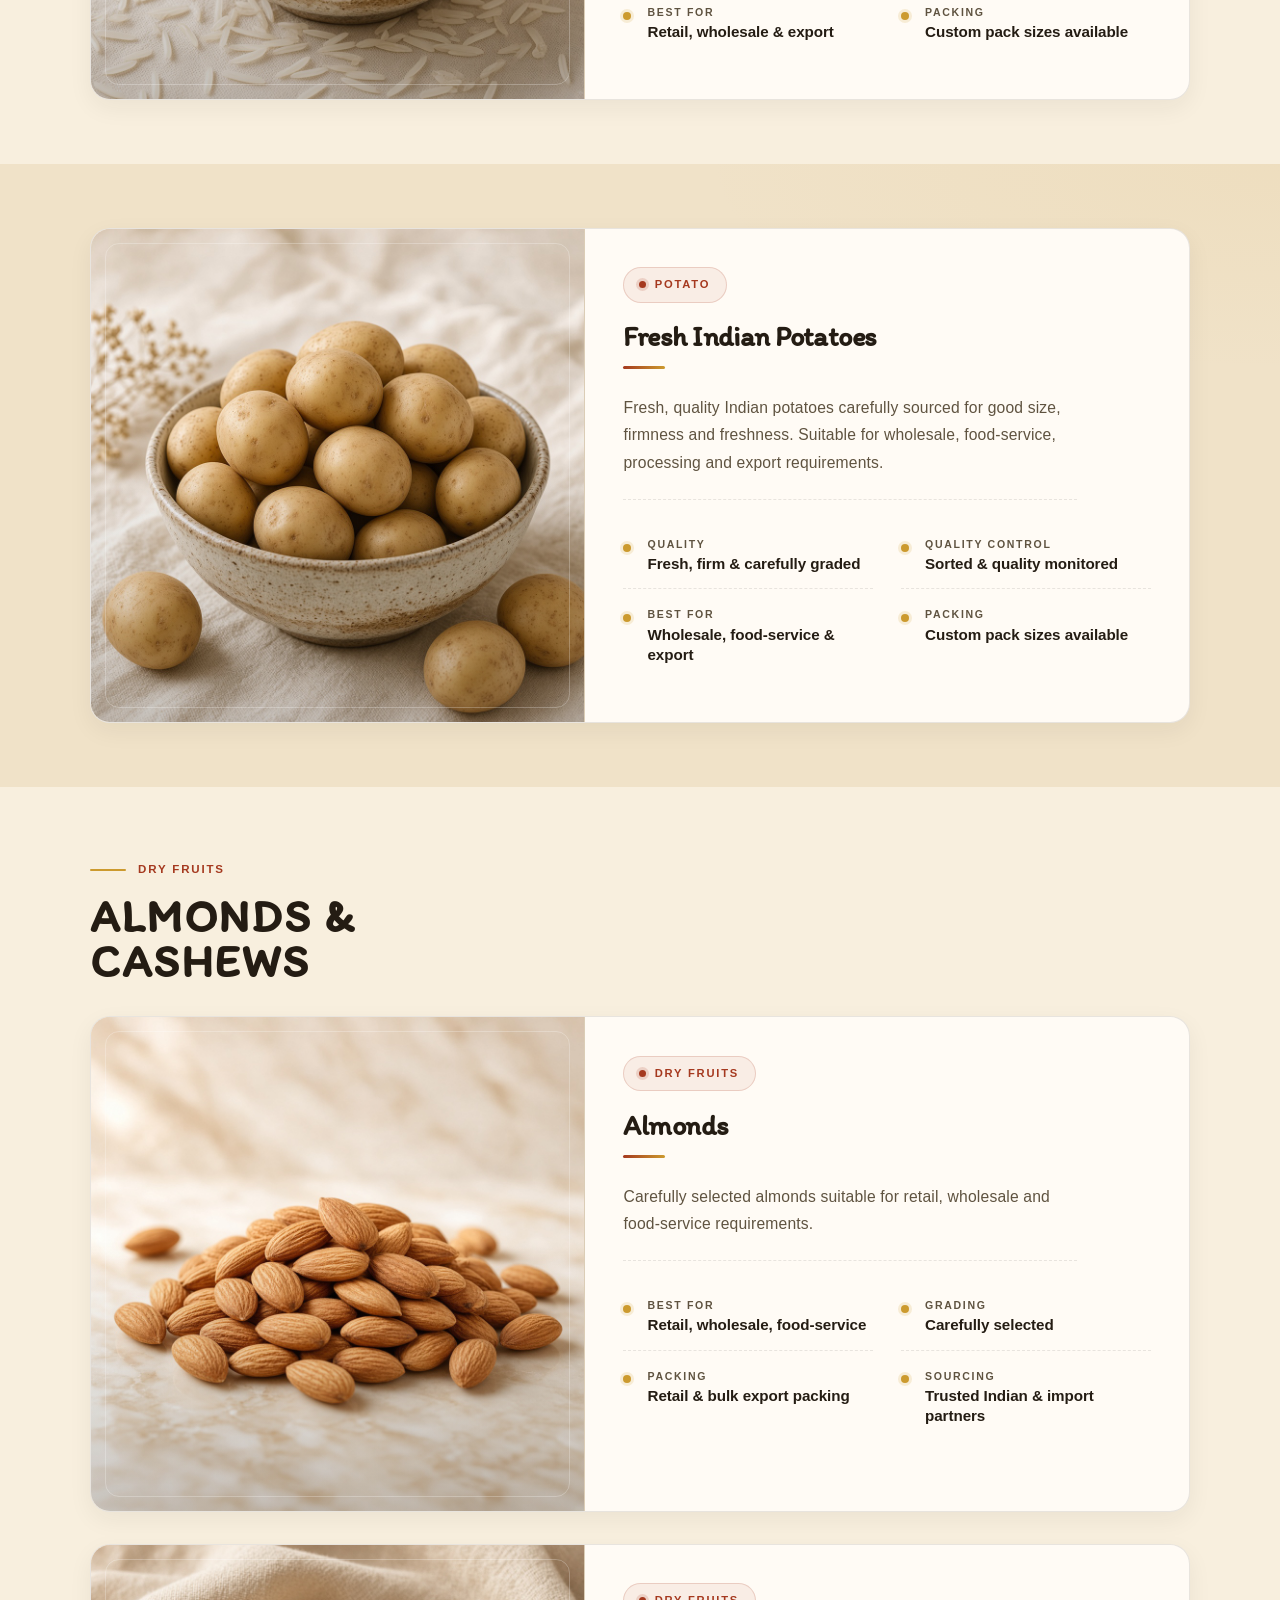
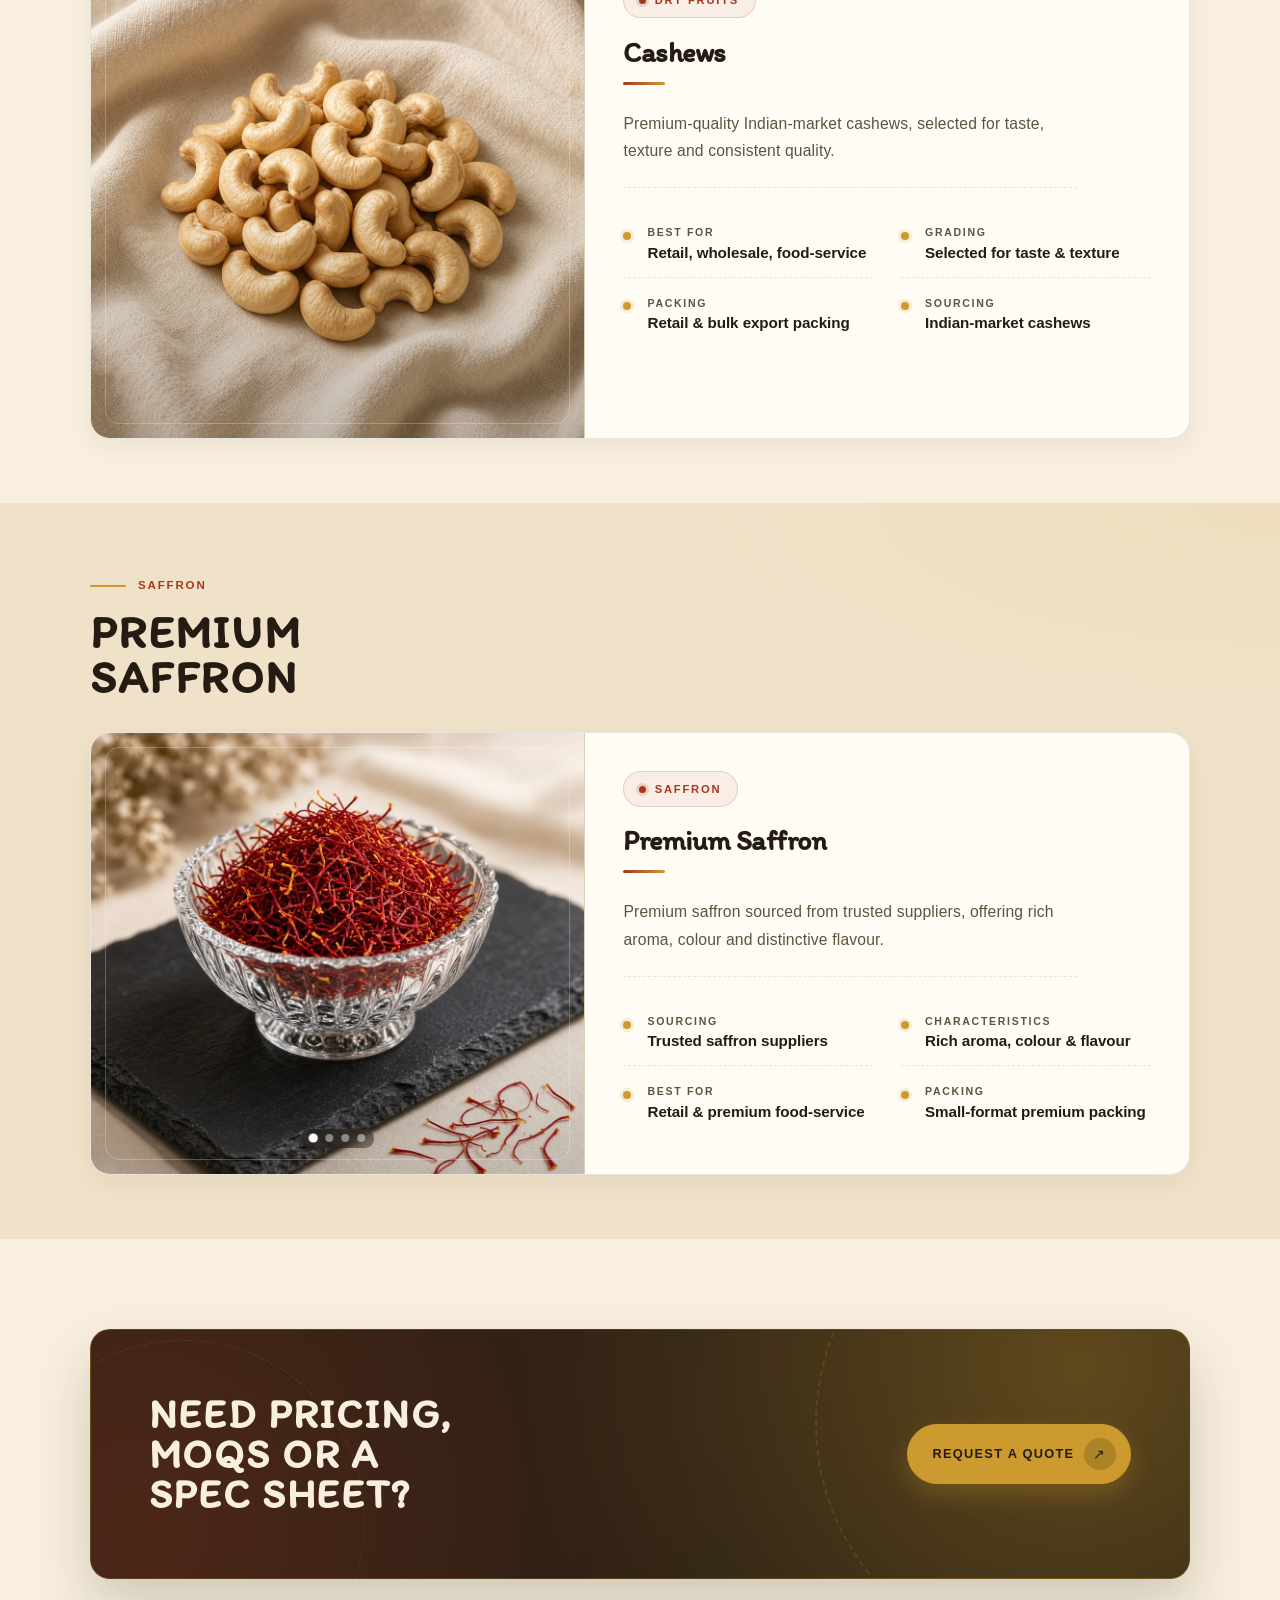
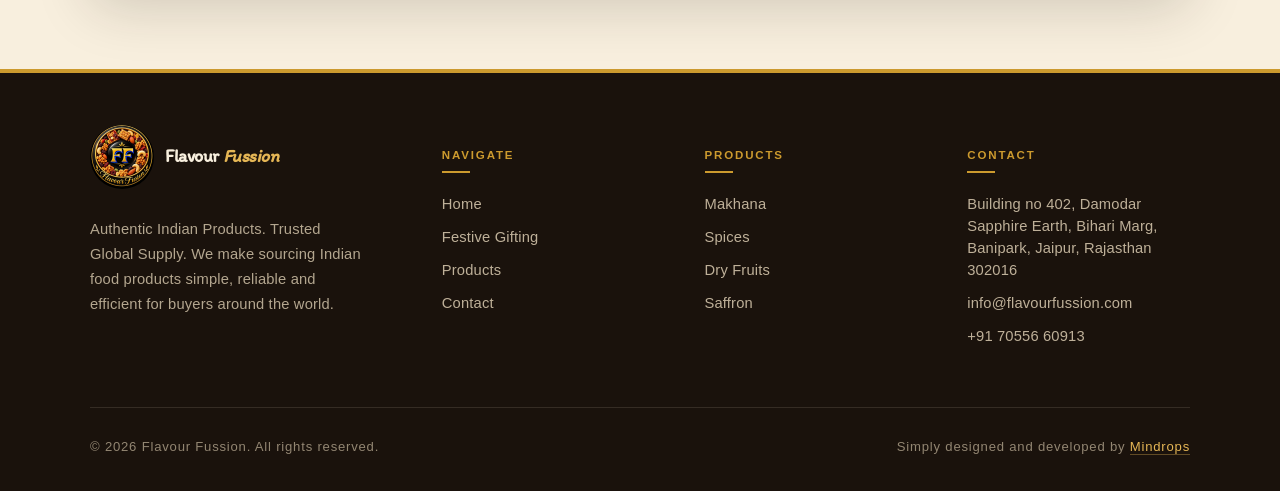
<file: flavour-fussion-website/products.html>
<!DOCTYPE html>
<html lang="en">
<head>
<meta charset="UTF-8">
<meta name="viewport" content="width=device-width, initial-scale=1.0">
<title>Products — Makhana, Spices, Dry Fruits &amp; Saffron | Flavour Fussion</title>
<meta name="description" content="Explore Flavour Fussion's export product range: Makhana, red chilli powder, turmeric, coriander powder, almonds, cashews and saffron.">
<link rel="preconnect" href="https://fonts.googleapis.com">
<link rel="preconnect" href="https://fonts.gstatic.com" crossorigin>
<link href="https://fonts.googleapis.com/css2?family=Itim&display=swap" rel="stylesheet">
<link rel="icon" href="assets/logo.jpg" type="image/jpeg">
<link rel="stylesheet" href="css/style.css">
<script>
(function () {
  document.documentElement.classList.add("js");
})();
</script>
</head>
<body class="products-page">

<div class="strip">From India, With Quality — <strong>flexible packaging for retail, bulk &amp; private label</strong></div>

<header class="site-header">
  <nav class="nav wrap">
    <a href="index.html" class="logo" aria-label="Flavour Fussion"><img src="assets/logo.jpg" alt="Flavour Fussion"><span class="logo-text"><strong>Flavour <span class="logo-accent">Fussion</span></strong></span></a>
    <button class="nav-toggle" aria-label="Toggle menu" aria-expanded="false">
      <span></span><span></span><span></span>
    </button>
    <ul class="nav-links">
      <li><a href="index.html">Home</a></li>
      <li><a href="gifting.html">Festive Gifting</a></li>
      <li><a href="products.html" aria-current="page">Products</a></li>
      <li><a href="contact.html">Contact</a></li>
      <li class="nav-mobile-cta"><a href="contact.html">Request a Quote</a></li>
    </ul>
    <a href="contact.html" class="nav-cta">Request a Quote</a>
  </nav>
</header>

<main>

  <!-- ============ HERO ============ -->
  <section class="section page-intro page-intro--products">
    <div class="wrap">
      <div class="section-head section-head--page">
        <span class="kicker">Our Export Product Range</span>
        <h1 class="main-slider__title">Authentic Indian<br>products, ready<br>for export</h1>
        <p>Every item below is available for export in retail and bulk formats, with packaging and documentation prepared for international buyers. Contact us for current pricing, minimum order quantities and lead times.</p>
        <nav class="page-intro-nav" aria-label="Product categories">
          <a href="#makhana">Makhana</a>
          <a href="#spices">Spices</a>
          <a href="#dry-fruits">Dry Fruits</a>
          <a href="#saffron">Saffron</a>
        </nav>
      </div>
    </div>
  </section>

  <!-- ============ MAKHANA ============ -->
  <section class="section--tight" id="makhana">
    <div class="wrap">
      <div class="spec-card">
        <div class="spec-media"><img src="assets/product-makhana.png" alt="Premium Indian makhana fox nuts in a ceramic bowl"></div>
        <div class="spec-body">
          <span class="origin">Makhana / Foxnuts</span>
          <h3>Premium Makhana (Foxnuts)</h3>
          <p class="desc">Premium Indian foxnuts, carefully selected for size, quality and freshness. Suitable for retail, snacking and food processing.</p>
          <dl class="spec-list">
            <div><dt>Best for</dt><dd>Retail, snacking, food processing</dd></div>
            <div><dt>Grading</dt><dd>Selected by size &amp; quality</dd></div>
            <div><dt>Packing</dt><dd>Retail &amp; bulk export packing</dd></div>
            <div><dt>Sourcing</dt><dd>Trusted Indian suppliers</dd></div>
          </dl>
        </div>
      </div>

      <div class="spec-card">
        <div class="spec-media"><img src="assets/product-flavour-makhana.png" alt="Premium flavoured makhana coated with savoury seasoning"></div>
        <div class="spec-body">
          <span class="origin">Flavour Makhana</span>
          <h3>Premium Flavoured Makhana</h3>
          <p class="desc">Crunchy, premium foxnuts coated with delicious flavours, carefully prepared for consistent taste, freshness and quality. Ideal for healthy snacking, gifting, retail and bulk requirements.</p>
          <dl class="spec-list">
            <div><dt>Flavour</dt><dd>Multiple savoury &amp; sweet flavours available</dd></div>
            <div><dt>Quality control</dt><dd>Fresh, crunchy &amp; carefully monitored</dd></div>
            <div><dt>Best for</dt><dd>Retail, gifting &amp; bulk food-service</dd></div>
            <div><dt>Packing</dt><dd>Custom pack sizes available</dd></div>
          </dl>
        </div>
      </div>
    </div>
  </section>

  <!-- ============ SPICES ============ -->
  <section class="section--tight section--panel products-category products-spices" id="spices">
    <div class="wrap">
      <div class="section-head section-head--compact">
        <span class="kicker">Spices</span>
        <h2 class="main-slider__title">Authentic Indian<br>spice powders</h2>
      </div>

      <div class="spec-card">
        <div class="spec-media"><img src="assets/product-chilli.png" alt="Vibrant red chilli powder with dried chillies"></div>
        <div class="spec-body">
          <span class="origin">Spices</span>
          <h3>Red Chilli Powder</h3>
          <p class="desc">Authentic Indian red chilli powder with vibrant colour, rich flavour and carefully controlled quality.</p>
          <dl class="spec-list">
            <div><dt>Colour</dt><dd>Vibrant, natural red</dd></div>
            <div><dt>Quality control</dt><dd>Carefully monitored</dd></div>
            <div><dt>Best for</dt><dd>Retail &amp; bulk food-service</dd></div>
            <div><dt>Packing</dt><dd>Custom pack sizes available</dd></div>
          </dl>
        </div>
      </div>

      <div class="spec-card">
        <div class="spec-media"><img src="assets/product-turmeric.png" alt="Golden turmeric powder with fresh turmeric roots"></div>
        <div class="spec-body">
          <span class="origin">Spices</span>
          <h3>Turmeric Powder</h3>
          <p class="desc">Finely processed Indian turmeric powder, known for its natural colour, aroma and characteristic flavour.</p>
          <dl class="spec-list">
            <div><dt>Processing</dt><dd>Finely processed</dd></div>
            <div><dt>Characteristics</dt><dd>Natural colour &amp; aroma</dd></div>
            <div><dt>Best for</dt><dd>Retail &amp; bulk food-service</dd></div>
            <div><dt>Packing</dt><dd>Custom pack sizes available</dd></div>
          </dl>
        </div>
      </div>

      <div class="spec-card">
        <div class="spec-media"><img src="assets/product-coriander.png" alt="Coriander powder with seeds and fresh leaves"></div>
        <div class="spec-body">
          <span class="origin">Spices</span>
          <h3>Coriander Powder</h3>
          <p class="desc">Fresh and aromatic coriander powder, sourced from quality Indian coriander seeds.</p>
          <dl class="spec-list">
            <div><dt>Sourcing</dt><dd>Quality Indian coriander seeds</dd></div>
            <div><dt>Characteristics</dt><dd>Fresh, aromatic</dd></div>
            <div><dt>Best for</dt><dd>Retail &amp; bulk food-service</dd></div>
            <div><dt>Packing</dt><dd>Custom pack sizes available</dd></div>
          </dl>
        </div>
      </div>

      <div class="spec-card">
        <div class="spec-media"><img src="assets/product-cardamom.png" alt="Premium Indian green cardamom pods"></div>
        <div class="spec-body">
          <span class="origin">Cardamom</span>
          <h3>Premium Indian Cardamom</h3>
          <p class="desc">Premium Indian green cardamom, carefully selected for its rich aroma, natural green colour and intense flavour. Available in different grades and sizes to meet retail, wholesale, food-service and export requirements.</p>
          <dl class="spec-list">
            <div><dt>Available sizes</dt><dd>6–7 mm standard · 7–8 mm premium · 8–9 mm extra bold · 9 mm+ super bold / export grade</dd></div>
            <div><dt>Quality control</dt><dd>Carefully graded, sorted &amp; quality monitored</dd></div>
            <div><dt>Best for</dt><dd>Retail, wholesale, gifting &amp; export</dd></div>
            <div><dt>Packing</dt><dd>Custom pack sizes available</dd></div>
          </dl>
        </div>
      </div>
    </div>
  </section>

  <!-- ============ RICE ============ -->
  <section class="section--tight" id="rice">
    <div class="wrap">
      <div class="spec-card">
        <div class="spec-media"><img src="assets/product-rice.png" alt="Premium Indian long-grain rice in a ceramic bowl"></div>
        <div class="spec-body">
          <span class="origin">Rice</span>
          <h3>Premium Indian Rice</h3>
          <p class="desc">Quality Indian rice selected for its grain quality, natural taste and consistent cooking performance. Suitable for domestic markets, food-service, retail and export requirements.</p>
          <dl class="spec-list">
            <div><dt>Grain quality</dt><dd>Clean, uniform &amp; carefully selected</dd></div>
            <div><dt>Quality control</dt><dd>Hygienically processed &amp; monitored</dd></div>
            <div><dt>Best for</dt><dd>Retail, wholesale &amp; export</dd></div>
            <div><dt>Packing</dt><dd>Custom pack sizes available</dd></div>
          </dl>
        </div>
      </div>
    </div>
  </section>

  <!-- ============ POTATO ============ -->
  <section class="section--tight section--panel" id="potato">
    <div class="wrap">
      <div class="spec-card">
        <div class="spec-media"><img src="assets/product-potato.png" alt="Fresh Indian potatoes in a ceramic bowl"></div>
        <div class="spec-body">
          <span class="origin">Potato</span>
          <h3>Fresh Indian Potatoes</h3>
          <p class="desc">Fresh, quality Indian potatoes carefully sourced for good size, firmness and freshness. Suitable for wholesale, food-service, processing and export requirements.</p>
          <dl class="spec-list">
            <div><dt>Quality</dt><dd>Fresh, firm &amp; carefully graded</dd></div>
            <div><dt>Quality control</dt><dd>Sorted &amp; quality monitored</dd></div>
            <div><dt>Best for</dt><dd>Wholesale, food-service &amp; export</dd></div>
            <div><dt>Packing</dt><dd>Custom pack sizes available</dd></div>
          </dl>
        </div>
      </div>
    </div>
  </section>

  <!-- ============ DRY FRUITS ============ -->
  <section class="section--tight products-category" id="dry-fruits">
    <div class="wrap">
      <div class="section-head section-head--compact">
        <span class="kicker">Dry Fruits</span>
        <h2 class="main-slider__title">Almonds &amp;<br>cashews</h2>
      </div>

      <div class="spec-card">
        <div class="spec-media"><img src="assets/product-almonds.png" alt="Premium whole almonds"></div>
        <div class="spec-body">
          <span class="origin">Dry Fruits</span>
          <h3>Almonds</h3>
          <p class="desc">Carefully selected almonds suitable for retail, wholesale and food-service requirements.</p>
          <dl class="spec-list">
            <div><dt>Best for</dt><dd>Retail, wholesale, food-service</dd></div>
            <div><dt>Grading</dt><dd>Carefully selected</dd></div>
            <div><dt>Packing</dt><dd>Retail &amp; bulk export packing</dd></div>
            <div><dt>Sourcing</dt><dd>Trusted Indian &amp; import partners</dd></div>
          </dl>
        </div>
      </div>

      <div class="spec-card">
        <div class="spec-media"><img src="assets/product-cashews.png" alt="Premium whole cashew nuts"></div>
        <div class="spec-body">
          <span class="origin">Dry Fruits</span>
          <h3>Cashews</h3>
          <p class="desc">Premium-quality Indian-market cashews, selected for taste, texture and consistent quality.</p>
          <dl class="spec-list">
            <div><dt>Best for</dt><dd>Retail, wholesale, food-service</dd></div>
            <div><dt>Grading</dt><dd>Selected for taste &amp; texture</dd></div>
            <div><dt>Packing</dt><dd>Retail &amp; bulk export packing</dd></div>
            <div><dt>Sourcing</dt><dd>Indian-market cashews</dd></div>
          </dl>
        </div>
      </div>
    </div>
  </section>

  <!-- ============ SAFFRON ============ -->
  <section class="section--tight section--panel products-saffron" id="saffron">
    <div class="wrap">
      <div class="section-head section-head--compact">
        <span class="kicker">Saffron</span>
        <h2 class="main-slider__title">Premium<br>saffron</h2>
      </div>
      <div class="spec-card">
        <div class="spec-media spec-media--slider" data-spec-slider aria-roledescription="carousel" aria-label="Premium saffron photos">
          <div class="spec-slider">
            <div class="spec-slider__slide is-active">
              <img src="assets/product-saffron.png" alt="Premium saffron threads in a crystal dish">
            </div>
            <div class="spec-slider__slide" aria-hidden="true">
              <img src="assets/product-saffron-1.jpg" alt="Saffron crocus flowers with red stigmas in indoor cultivation" loading="lazy">
            </div>
            <div class="spec-slider__slide" aria-hidden="true">
              <img src="assets/product-saffron-2.jpg" alt="Dense purple saffron crocus blooms under grow lights" loading="lazy">
            </div>
            <div class="spec-slider__slide" aria-hidden="true">
              <img src="assets/product-saffron-3.jpg" alt="Blooming saffron flowers showing crimson stigmas" loading="lazy">
            </div>
          </div>
          <div class="spec-slider__dots" role="tablist" aria-label="Saffron photo slides">
            <button type="button" class="spec-slider__dot is-active" aria-label="Show slide 1" aria-selected="true"></button>
            <button type="button" class="spec-slider__dot" aria-label="Show slide 2" aria-selected="false"></button>
            <button type="button" class="spec-slider__dot" aria-label="Show slide 3" aria-selected="false"></button>
            <button type="button" class="spec-slider__dot" aria-label="Show slide 4" aria-selected="false"></button>
          </div>
        </div>
        <div class="spec-body">
          <span class="origin">Saffron</span>
          <h3>Premium Saffron</h3>
          <p class="desc">Premium saffron sourced from trusted suppliers, offering rich aroma, colour and distinctive flavour.</p>
          <dl class="spec-list">
            <div><dt>Sourcing</dt><dd>Trusted saffron suppliers</dd></div>
            <div><dt>Characteristics</dt><dd>Rich aroma, colour &amp; flavour</dd></div>
            <div><dt>Best for</dt><dd>Retail &amp; premium food-service</dd></div>
            <div><dt>Packing</dt><dd>Small-format premium packing</dd></div>
          </dl>
        </div>
      </div>
    </div>
  </section>

  <!-- ============ CTA ============ -->
  <section class="section">
    <div class="wrap">
      <div class="cta-banner">
        <h2 class="main-slider__title">Need pricing,<br>MOQs or a<br>spec sheet?</h2>
        <a href="contact.html" class="btn btn-outline">Request a Quote</a>
      </div>
    </div>
  </section>

</main>

<footer class="site-footer">
  <div class="wrap">
    <div class="footer-grid">
      <div class="footer-brand">
        <a href="index.html" class="logo" aria-label="Flavour Fussion"><img src="assets/logo.jpg" alt="Flavour Fussion"><span class="logo-text"><strong>Flavour <span class="logo-accent">Fussion</span></strong></span></a>
        <p>Authentic Indian Products. Trusted Global Supply. We make sourcing Indian food products simple, reliable and efficient for buyers around the world.</p>
      </div>
      <div class="footer-col">
        <h5>Navigate</h5>
        <a href="index.html">Home</a>
        <a href="gifting.html">Festive Gifting</a>
        <a href="products.html">Products</a>
        <a href="contact.html">Contact</a>
      </div>
      <div class="footer-col">
        <h5>Products</h5>
        <a href="products.html#makhana">Makhana</a>
        <a href="products.html#spices">Spices</a>
        <a href="products.html#dry-fruits">Dry Fruits</a>
        <a href="products.html#saffron">Saffron</a>
      </div>
      <div class="footer-col">
        <h5>Contact</h5>
        <span>Building no 402, Damodar Sapphire Earth, Bihari Marg, Banipark, Jaipur, Rajasthan 302016</span>
        <a href="mailto:info@flavourfussion.com">info@flavourfussion.com</a>
        <a href="tel:+917055660913">+91 70556 60913</a>
      </div>
    </div>
    <div class="footer-bottom">
      <span>© <span id="year"></span> Flavour Fussion. All rights reserved.</span>
      <span>Simply designed and developed by <a href="https://mindrops.com" target="_blank" rel="noopener noreferrer">Mindrops</a></span>
    </div>
  </div>
</footer>

<script src="js/script.js"></script>
</body>
</html>
</file>
<file: flavour-fussion-website/css/style.css>
/* ============================================================
   Flavour Fussion — brand UI (DOCUMENTATION.md design system)
   Fonts: Itim (headings/titles) + Helvetica Neue (body)
   Colours: ink / paper / chilli / turmeric / coriander / rose
   ============================================================ */

:root {
  /* Brand palette — from DOCUMENTATION.md */
  --ink: #241C13;
  --ink-2: #1a140d;
  --paper: #F8EFDE;
  --paper-deep: #F0E2C8;
  --chilli: #A5391F;
  --chilli-dark: #7E2A17;
  --turmeric: #CC9A2E;
  --turmeric-soft: #E5B655;
  --coriander: #4C5A37;
  --rose: #EAD2C4;
  --rose-deep: #E0C4B4;

  /* Supporting neutrals (derived from brand palette) */
  --ink-muted: #5F5340;
  --ink-soft: #8A7B63;
  --cream-line: rgba(36, 28, 19, 0.10);
  --gold-line: rgba(204, 154, 46, 0.32);
  --surface: #FFFBF5;
  --surface-warm: #FBF3E6;
  --header-bg: rgba(248, 239, 222, 0.92);
  --header-bg-stuck: rgba(248, 239, 222, 0.98);
  --chilli-soft: rgba(165, 57, 31, 0.08);
  --turmeric-glow: rgba(204, 154, 46, 0.16);

  /* Fonts */
  --font-display: Itim, cursive;
  --font-body: "Helvetica Neue", Helvetica, Arial, sans-serif;

  /* Layout — docs: 1180px max */
  --max-width: 1180px;
  --gutter: clamp(1.25rem, 4vw, 2.5rem);
  --radius-s: 10px;
  --radius-m: 14px;
  --radius-l: 20px;
  --radius-pill: 999px;
  --section-gap: clamp(4rem, 7vw, 6.5rem);
  --line-accent: 36px;

  /* Motion + elevation */
  --ease-premium: cubic-bezier(0.22, 0.61, 0.36, 1);
  --ease-out-back: cubic-bezier(0.34, 1.4, 0.64, 1);
  --ease-in-out: cubic-bezier(0.65, 0, 0.35, 1);
  --shadow-soft: 0 8px 24px rgba(36, 28, 19, 0.06);
  --shadow-lift: 0 18px 40px rgba(36, 28, 19, 0.12);
  --shadow-hero: 0 28px 56px rgba(36, 28, 19, 0.18);
  --shadow-gold: 0 10px 24px rgba(204, 154, 46, 0.28);
}

/* ============================================================
   Reset
   ============================================================ */
* { box-sizing: border-box; }
html { scroll-behavior: smooth; }
body {
  margin: 0;
  background: var(--paper);
  color: var(--ink);
  font-family: var(--font-body);
  font-size: 16.5px;
  font-weight: 400;
  line-height: 1.7;
  letter-spacing: 0.01em;
  -webkit-font-smoothing: antialiased;
  text-rendering: optimizeLegibility;
  overflow-x: hidden;
}
img, svg { max-width: 100%; display: block; }
a { color: inherit; text-decoration: none; }
ul { margin: 0; padding: 0; list-style: none; }
h1, h2, h3, h4, h5 {
  font-family: var(--font-display);
  font-weight: 600;
  font-optical-sizing: auto;
  margin: 0;
  line-height: 1.12;
  letter-spacing: -0.02em;
  color: var(--ink);
  text-wrap: balance;
}

/* Display title — stacked uppercase style (main-slider__title) */
.main-slider__title,
.hero-copy h1,
.gift-hero .hero-copy h1,
.section-head h1,
.section-head h2,
.showcase-copy h2,
.cta-banner h2 {
  font-family: var(--font-display);
  font-optical-sizing: auto;
  font-weight: 700;
  text-transform: uppercase;
  letter-spacing: 0.045em;
  line-height: 0.98;
  text-wrap: balance;
}
.main-slider__title {
  font-size: clamp(2.4rem, 5.5vw, 4.25rem);
  color: var(--ink);
  max-width: 12ch;
}
.main-slider__title .text-mark {
  display: inline;
  text-transform: uppercase;
}
p { margin: 0; }
button { font-family: inherit; }
:focus-visible {
  outline: 2px solid var(--turmeric);
  outline-offset: 3px;
  border-radius: 4px;
}

.wrap {
  max-width: var(--max-width);
  margin: 0 auto;
  padding-left: var(--gutter);
  padding-right: var(--gutter);
  position: relative;
}

.eyebrow-hide {
  position: absolute; width: 1px; height: 1px; overflow: hidden; clip: rect(0 0 0 0);
}

@media (prefers-reduced-motion: reduce) {
  html { scroll-behavior: auto; }
  *, *::before, *::after {
    animation-duration: 0.001ms !important;
    animation-iteration-count: 1 !important;
    transition-duration: 0.001ms !important;
  }
}

/* ============================================================
   Shared: Kicker + Section Head
   ============================================================ */
.kicker {
  display: inline-flex;
  align-items: center;
  gap: 0.75rem;
  font-family: var(--font-body);
  font-weight: 600;
  font-size: 0.72rem;
  letter-spacing: 0.16em;
  text-transform: uppercase;
  color: var(--chilli);
}
.kicker::before {
  content: "";
  width: var(--line-accent);
  height: 2px;
  background: var(--turmeric);
  flex-shrink: 0;
  border-radius: 1px;
}
.kicker--center {
  display: inline-flex;
}
.section-head--center .kicker::after,
.kicker--dual::after {
  content: "";
  width: var(--line-accent);
  height: 2px;
  background: var(--turmeric);
  flex-shrink: 0;
}
.section--ink .kicker,
.hero--dark .kicker { color: var(--turmeric-soft); }
.section--ink .kicker::before,
.section--ink .kicker::after,
.hero--dark .kicker::before,
.hero--dark .kicker::after { background: var(--turmeric); }

.section-head {
  max-width: 640px;
  margin-bottom: clamp(2rem, 3.5vw, 2.75rem);
}
.section-head .kicker { margin-bottom: 0.9rem; }
.section-head h1,
.section-head h2 {
  color: var(--ink);
  font-size: clamp(1.85rem, 3.6vw, 3.1rem);
  line-height: 0.98;
  letter-spacing: 0.04em;
  font-weight: 700;
  text-transform: uppercase;
  max-width: 16ch;
}
.section-head h1 .word,
.section-head h2 .word,
.hero-copy h1 .word,
.hero-copy h2 .word { display: inline-block; }
.section-head p {
  margin-top: 1.1rem;
  color: var(--ink-muted);
  font-size: 1.02rem;
  line-height: 1.75;
  max-width: 58ch;
  font-weight: 400;
}
.section--ink .section-head h1,
.section--ink .section-head h2 { color: var(--paper); }
.section--ink .section-head p { color: rgba(245, 230, 200, 0.72); }

/* Centered variant (Tastebud default for many sections) */
.section-head--center {
  max-width: 820px;
  margin-left: auto;
  margin-right: auto;
  text-align: center;
}
.section-head--center .main-slider__title,
.section-head--center h2 {
  margin-left: auto;
  margin-right: auto;
  max-width: 14ch;
}
.section-head--wide { max-width: 78ch; }
.section-head--compact { margin-bottom: 2rem; }
.section-head--flush { margin-bottom: 0; }

/* Page-level intro banners */
.page-intro {
  position: relative;
  overflow: hidden;
  padding-top: clamp(3.5rem, 6.5vw, 5rem);
  padding-bottom: clamp(3rem, 5.5vw, 4.25rem);
  background:
    radial-gradient(780px 320px at 92% 8%, rgba(204, 154, 46, 0.18), transparent 58%),
    radial-gradient(560px 260px at 4% 100%, rgba(165, 57, 31, 0.08), transparent 55%),
    linear-gradient(180deg, var(--paper-deep) 0%, #EAD9BC 100%);
  border-bottom: 1px solid rgba(36, 28, 19, 0.08);
}
.page-intro::before {
  content: "";
  position: absolute;
  right: 6%;
  top: 50%;
  width: min(34vw, 280px);
  height: min(34vw, 280px);
  transform: translateY(-50%);
  border-radius: 50%;
  border: 1.5px dashed rgba(204, 154, 46, 0.35);
  pointer-events: none;
  opacity: 0.85;
}
.page-intro::after {
  content: "";
  position: absolute;
  right: 11%;
  top: 50%;
  width: min(18vw, 150px);
  height: min(18vw, 150px);
  transform: translateY(-42%);
  border-radius: 50%;
  background: radial-gradient(circle at 35% 30%, rgba(255, 251, 245, 0.9), rgba(204, 154, 46, 0.22));
  box-shadow: var(--shadow-soft);
  pointer-events: none;
  opacity: 0.9;
}
.page-intro--contact {
  padding-bottom: clamp(2.4rem, 4.5vw, 3.25rem);
}
.page-intro--contact::after {
  display: none;
}
.page-intro--products {
  padding-bottom: clamp(3rem, 5.5vw, 4.5rem);
}

.section-head--page {
  max-width: 680px;
  margin-bottom: 0;
  position: relative;
  z-index: 1;
}
.section-head--page .kicker {
  margin-bottom: 1rem;
}
.section-head--page h1 {
  font-family: var(--font-display);
  font-optical-sizing: auto;
  font-size: clamp(2.4rem, 4.8vw, 3.75rem);
  max-width: 12ch;
  line-height: 0.98;
  letter-spacing: 0.045em;
  color: var(--ink);
  font-weight: 700;
  text-transform: uppercase;
}
.section-head--page h1::after {
  content: "";
  display: block;
  width: 64px;
  height: 3px;
  margin-top: 1.15rem;
  border-radius: 2px;
  background: linear-gradient(90deg, var(--chilli), var(--turmeric));
}
.section-head--page p {
  margin-top: 1.3rem;
  max-width: 52ch;
  font-family: var(--font-body);
  font-size: 1.06rem;
  line-height: 1.75;
  color: var(--ink-muted);
}

.page-intro-nav {
  display: flex;
  flex-wrap: wrap;
  gap: 0.7rem;
  margin-top: 2rem;
}
.page-intro-nav a {
  display: inline-flex;
  align-items: center;
  padding: 0.62rem 1.25rem;
  border-radius: var(--radius-pill);
  border: 1.5px solid rgba(165, 57, 31, 0.22);
  background: var(--surface);
  color: var(--ink);
  font-family: var(--font-body);
  font-size: 0.76rem;
  font-weight: 700;
  letter-spacing: 0.1em;
  text-transform: uppercase;
  box-shadow: 0 6px 16px rgba(36, 28, 19, 0.06);
  transition:
    transform 0.3s var(--ease-premium),
    background 0.3s ease,
    color 0.3s ease,
    border-color 0.3s ease,
    box-shadow 0.3s ease;
}
.page-intro-nav a:hover {
  background: var(--chilli);
  color: #fff;
  border-color: var(--chilli);
  transform: translateY(-2px);
  box-shadow: 0 12px 24px rgba(165, 57, 31, 0.3);
}

@media (max-width: 860px) {
  .page-intro::before,
  .page-intro::after {
    display: none;
  }
}

.contact-form-section { padding-bottom: clamp(3.5rem, 6vw, 5rem); }
.products-category { padding-top: clamp(2.2rem, 4vw, 3rem); }
.products-saffron { padding-bottom: 3.6rem; }

.section-head h1 {
  font-size: clamp(2.1rem, 4vw, 3.2rem);
  max-width: 22ch;
}
.contact-page .section-head h1 { max-width: 18ch; }
.contact-page .section-head--page h1 { max-width: 16ch; }

/* ============================================================
   Announcement strip
   ============================================================ */
.strip {
  background: var(--ink-2);
  color: rgba(248, 239, 222, 0.78);
  font-family: var(--font-body);
  font-size: 0.72rem;
  font-weight: 500;
  letter-spacing: 0.12em;
  text-align: center;
  padding: 0.55rem var(--gutter);
  text-transform: uppercase;
  border-bottom: 1px solid var(--gold-line);
  position: relative;
  z-index: 40;
}
.strip strong {
  color: var(--turmeric-soft);
  font-weight: 700;
  letter-spacing: 0.12em;
  margin-left: 0.35rem;
  text-transform: uppercase;
}

/* ============================================================
   Header / Nav
   ============================================================ */
.site-header {
  position: sticky;
  top: 0;
  z-index: 50;
  background: var(--header-bg);
  backdrop-filter: saturate(150%) blur(16px);
  -webkit-backdrop-filter: saturate(150%) blur(16px);
  border-bottom: 1px solid transparent;
  transition:
    background 0.4s var(--ease-premium),
    box-shadow 0.4s var(--ease-premium),
    border-color 0.4s ease,
    transform 0.6s var(--ease-premium);
}
.site-header::before {
  display: none;
}
.nav {
  position: relative;
  display: flex;
  align-items: center;
  justify-content: space-between;
  padding-top: 0.55rem;
  padding-bottom: 0.55rem;
  gap: 1rem;
  z-index: 1;
}
.logo {
  display: inline-flex;
  align-items: center;
  gap: 0.7rem;
  flex-shrink: 0;
  line-height: 1;
  text-decoration: none;
  color: inherit;
}
.logo img {
  width: 52px;
  height: 52px;
  display: block;
  object-fit: cover;
  object-position: center;
  border: 0;
  box-shadow: none;
  border-radius: 50%;
  background: transparent;
  flex-shrink: 0;
}
.logo-text {
  display: flex;
  align-items: center;
  min-width: 0;
  line-height: 1;
  /* Optical nudge: Itim metrics sit slightly low next to the mark */
  transform: translateY(-0.08em);
}
.logo-text strong {
  font-family: var(--font-display);
  font-weight: 600;
  font-size: clamp(1.05rem, 1.4vw, 1.22rem);
  letter-spacing: -0.025em;
  line-height: 1;
  color: var(--ink);
  white-space: nowrap;
}
.logo-text strong span,
.logo-text .logo-accent {
  color: var(--chilli);
  font-style: italic;
  font-weight: 600;
}
.footer-brand .logo img {
  width: 64px;
  height: 64px;
}
.footer-brand .logo-text strong {
  color: var(--paper);
}
.footer-brand .logo-text strong span,
.footer-brand .logo-text .logo-accent {
  color: var(--turmeric-soft);
}
.site-header.is-stuck .logo img {
  width: 44px;
  height: 44px;
}
.site-header.is-stuck .logo-text strong {
  font-size: 1.05rem;
}

@media (max-width: 480px) {
  .logo img { width: 44px; height: 44px; }
  .logo-text strong { font-size: 0.98rem; }
}

.nav-links {
  display: flex;
  gap: 1.85rem;
  font-size: 0.82rem;
  font-weight: 600;
  letter-spacing: 0.08em;
  text-transform: uppercase;
}
.nav-mobile-cta { display: none; }
.nav-links a {
  position: relative;
  padding: 0.35rem 0;
  color: var(--ink-muted);
  transition: color 0.25s var(--ease-premium);
}
.nav-links a::after {
  content: "";
  position: absolute;
  left: 0; right: 100%;
  bottom: -2px;
  height: 2px;
  background: var(--chilli);
  border-radius: 1px;
  transition: right 0.35s var(--ease-premium);
}
.nav-links a:hover { color: var(--ink); }
.nav-links a:hover::after,
.nav-links a[aria-current="page"]::after { right: 0; }
.nav-links a[aria-current="page"] { color: var(--chilli); }

.nav-cta {
  display: inline-flex;
  align-items: center;
  gap: 0.55rem;
  background: var(--chilli);
  color: #fff;
  padding: 0.62rem 0.7rem 0.62rem 1.3rem;
  border-radius: var(--radius-pill);
  font-size: 0.76rem;
  font-weight: 700;
  letter-spacing: 0.1em;
  text-transform: uppercase;
  transition:
    background 0.3s var(--ease-premium),
    box-shadow 0.3s var(--ease-premium),
    transform 0.3s var(--ease-premium);
  box-shadow: 0 8px 18px rgba(165, 57, 31, 0.26);
}
.nav-cta::after {
  content: "\2197";
  display: grid;
  place-items: center;
  width: 1.9rem;
  height: 1.9rem;
  border-radius: 50%;
  background: rgba(255, 255, 255, 0.2);
  font-size: 0.85rem;
  line-height: 1;
  transition: transform 0.3s var(--ease-premium), background 0.3s ease;
}
.nav-cta:hover { background: var(--chilli-dark); box-shadow: 0 14px 30px rgba(165, 57, 31, 0.45); }
.nav-cta:hover::after { transform: rotate(45deg); background: rgba(255, 255, 255, 0.32); }

.nav-toggle {
  display: none;
  flex-direction: column;
  gap: 5px;
  background: none;
  border: none;
  cursor: pointer;
  padding: 0.4rem;
}
.nav-toggle span {
  width: 26px;
  height: 2px;
  background: var(--chilli);
  display: block;
  transition: transform 0.3s var(--ease-premium), opacity 0.2s ease;
  border-radius: 2px;
}

.site-header.is-stuck {
  background: var(--header-bg-stuck);
  box-shadow: 0 8px 24px rgba(36, 28, 19, 0.08);
  border-bottom-color: var(--cream-line);
}
.site-header.is-stuck .nav { padding-top: 0.5rem; padding-bottom: 0.5rem; }

/* ============================================================
   Buttons
   ============================================================ */
.btn {
  display: inline-flex;
  align-items: center;
  gap: 0.6rem;
  padding: 0.82rem 0.9rem 0.82rem 1.55rem;
  border-radius: var(--radius-pill);
  font-family: var(--font-body);
  font-size: 0.8rem;
  font-weight: 700;
  letter-spacing: 0.1em;
  text-transform: uppercase;
  border: 1.5px solid transparent;
  cursor: pointer;
  position: relative;
  overflow: hidden;
  transition:
    background 0.3s var(--ease-premium),
    color 0.3s var(--ease-premium),
    border-color 0.3s var(--ease-premium),
    box-shadow 0.3s var(--ease-premium),
    transform 0.3s var(--ease-premium);
}
.btn::after {
  content: "\2197";
  display: grid;
  place-items: center;
  width: 2rem;
  height: 2rem;
  border-radius: 50%;
  background: rgba(255, 255, 255, 0.2);
  color: inherit;
  font-family: var(--font-body);
  font-size: 0.9rem;
  line-height: 1;
  font-weight: 400;
  transition: transform 0.3s var(--ease-premium), background 0.3s ease;
}
.btn:hover { transform: translateY(-2px); }
.btn:hover::after { transform: rotate(45deg); }
.btn:active { transform: translateY(-1px); }

.btn-primary {
  background: var(--chilli);
  color: #fff;
  box-shadow: 0 10px 24px rgba(165, 57, 31, 0.32);
}
.btn-primary:hover { background: var(--chilli-dark); box-shadow: 0 16px 32px rgba(165, 57, 31, 0.44); }
.btn-primary::after { background: rgba(255, 255, 255, 0.22); }
.btn-primary:hover::after { background: rgba(255, 255, 255, 0.32); }

.btn-outline {
  background: transparent;
  color: var(--ink);
  border-color: var(--ink);
}
.btn-outline::after { background: rgba(36, 28, 19, 0.12); color: var(--ink); }
.btn-outline:hover {
  background: var(--ink);
  color: var(--paper);
  border-color: var(--ink);
  box-shadow: var(--shadow-lift);
}
.btn-outline:hover::after { background: rgba(255, 255, 255, 0.2); color: var(--paper); }

.btn-outline.on-dark {
  color: var(--paper);
  border-color: var(--turmeric);
}
.btn-outline.on-dark::after { background: rgba(204, 154, 46, 0.28); }
.btn-outline.on-dark:hover {
  background: var(--turmeric);
  color: var(--ink);
  border-color: var(--turmeric);
}

/* Text-only variant helpers */
.btn.btn-ghost { padding: 0.75rem 1.4rem; }
.btn.btn-ghost::after { display: none; }

/* ============================================================
   Section scaffolding
   ============================================================ */
.section { padding: var(--section-gap) 0; position: relative; overflow: hidden; }
.section--tight { padding: clamp(3rem, 5vw, 4rem) 0; }
.section--panel {
  background: var(--paper-deep);
  background-image:
    radial-gradient(900px 320px at 100% 0%, rgba(204, 154, 46, 0.06), transparent 65%);
}
.section--rose {
  background: var(--rose);
  background-image:
    radial-gradient(800px 320px at 0% 0%, rgba(255, 255, 255, 0.35), transparent 65%);
}
.section--ink {
  background: var(--ink);
  color: var(--paper);
  background-image:
    radial-gradient(520px 360px at 12% 18%, rgba(204, 154, 46, 0.08), transparent 65%),
    radial-gradient(560px 400px at 88% 82%, rgba(165, 57, 31, 0.09), transparent 65%);
}
.section--ink .reason-item h4,
.section--ink .reason-item p { color: var(--paper); }

/* Ambient decorative shapes on section--ink and hero */
.section--ink::before {
  content: "";
  position: absolute;
  top: -180px; right: -160px;
  width: 520px; height: 520px;
  border-radius: 50%;
  background: radial-gradient(circle, rgba(204, 154, 46, 0.14), transparent 70%);
  pointer-events: none;
}
.section--ink::after {
  content: "";
  position: absolute;
  bottom: -140px; left: -120px;
  width: 420px; height: 420px;
  border-radius: 50%;
  background: radial-gradient(circle, rgba(165, 57, 31, 0.14), transparent 70%);
  pointer-events: none;
}
.section--ink > .wrap { position: relative; z-index: 1; }

/* Decorative dot pattern helper (for panel sections) */
.section--panel .wrap > .section-head::after {
  content: "";
  display: none;
}

/* ============================================================
   Hero (Home) — paper / spice-market brand look (DOCUMENTATION.md)
   ============================================================ */
/* ============================================================
   Hero slider — full-bleed carousel (home)
   Matches reference: overlay copy, side arrows, bottom feature row
   ============================================================ */
.hero.hero-slider {
  position: relative;
  --hero-accent: #ff8a00;
  --hero-cta: #82b422;
  --hero-h: clamp(600px, 82vh, 800px);
  --hero-features-h: 8.5rem;
  background: #1a120c;
  color: #fff;
  padding: 0;
  overflow: hidden;
  isolation: isolate;
  /* Height = slide area + features row (features are in normal flow below) */
  min-height: calc(var(--hero-h) + var(--hero-features-h));
}
.hero.hero-slider::before,
.hero.hero-slider::after { display: none; }

/* Full-bleed slides behind everything (including features strip) */
.hero-slider__viewport {
  position: absolute;
  inset: 0;
  z-index: 0;
}
.hero-slider__track {
  position: absolute;
  inset: 0;
}
.hero-slide {
  position: absolute;
  inset: 0;
  opacity: 0;
  visibility: hidden;
  pointer-events: none;
  z-index: 0;
  transition: opacity 0.85s var(--ease-premium), visibility 0.85s;
}
.hero-slide.is-active {
  opacity: 1;
  visibility: visible;
  pointer-events: auto;
  z-index: 1;
}
.hero-slide.is-leaving {
  opacity: 0;
  visibility: visible;
  z-index: 0;
}

.hero-slide__media {
  position: absolute;
  inset: 0;
  overflow: hidden;
  z-index: 0;
}
.hero-slide__media::after {
  content: "";
  position: absolute;
  inset: 0;
  background:
    linear-gradient(100deg, rgba(22, 14, 28, 0.72) 0%, rgba(22, 14, 28, 0.48) 48%, rgba(22, 14, 28, 0.28) 100%),
    linear-gradient(0deg, rgba(16, 10, 12, 0.55) 0%, transparent 42%);
  z-index: 1;
}
.hero-slide__media img {
  width: 100%;
  height: 100%;
  object-fit: cover;
  object-position: center;
  transform: scale(1.06);
}
.hero-slide.is-active .hero-slide__media img {
  animation: hero-kenburns 14s ease-out forwards;
}

/* Copy lives only in the upper slide band — never overlaps features */
.hero-slide__content {
  position: relative;
  z-index: 2;
  display: flex;
  align-items: flex-start;
  box-sizing: border-box;
  height: var(--hero-h);
  min-height: var(--hero-h);
  max-height: var(--hero-h);
  padding-top: clamp(5rem, 10vh, 7rem);
  padding-bottom: 3.5rem;
}

.hero-slider .hero-copy {
  position: relative;
  z-index: 1;
  max-width: 620px;
  color: #fff;
  width: 100%;
}

.hero-slider .hero-kicker,
.hero-slider .hero-copy .kicker {
  color: var(--hero-accent);
  margin-bottom: 1rem;
  font-size: 0.78rem;
  letter-spacing: 0.2em;
  font-weight: 700;
}
.hero-slider .hero-kicker::before,
.hero-slider .hero-copy .kicker::before {
  display: none;
}

.hero-slider .hero-copy h1,
.hero-slider .hero-copy .main-slider__title {
  font-family: var(--font-display);
  font-optical-sizing: auto;
  font-size: clamp(2.4rem, 5.4vw, 4rem);
  color: #fff;
  max-width: 14ch;
  line-height: 0.98;
  letter-spacing: 0.04em;
  font-weight: 700;
  text-transform: uppercase;
}
.hero-slider .text-accent {
  color: var(--hero-accent);
}

.hero-slider .hero-copy p.lede {
  margin-top: 1.15rem;
  font-family: var(--font-body);
  font-size: clamp(0.95rem, 1.1vw, 1.05rem);
  color: rgba(255, 255, 255, 0.9);
  max-width: 44ch;
  line-height: 1.7;
  font-weight: 400;
}

.hero-slider .hero-actions {
  margin-top: 2rem;
  margin-bottom: 0;
  display: flex;
  gap: 0.9rem;
  flex-wrap: wrap;
}

.btn.btn-hero {
  display: inline-flex;
  align-items: center;
  justify-content: center;
  padding: 0.92rem 2.15rem;
  border-radius: var(--radius-pill);
  background: transparent;
  color: #fff;
  font-family: var(--font-body);
  font-size: 0.8rem;
  font-weight: 700;
  letter-spacing: 0.06em;
  text-transform: uppercase;
  border: 1.5px solid #fff;
  box-shadow: none;
  transition: transform 0.35s var(--ease-premium), background 0.35s ease, box-shadow 0.35s ease;
}
.btn.btn-hero:hover {
  background: transparent;
  transform: scale(1.05);
  box-shadow: none;
}
.btn.btn-hero::after,
.btn.btn-hero::before { display: none !important; }

/* Side arrows — centered on the slide band only */
.hero-nav {
  position: absolute;
  top: calc(var(--hero-h) / 2);
  transform: translateY(-50%);
  z-index: 6;
  width: 54px;
  height: 54px;
  border-radius: 50%;
  border: 1.5px solid rgba(255, 255, 255, 0.65);
  background: transparent;
  color: #fff;
  display: inline-flex;
  align-items: center;
  justify-content: center;
  cursor: pointer;
  opacity: 0.75;
  transition: opacity 0.3s ease, background 0.3s ease, border-color 0.3s ease, transform 0.3s ease;
}
.hero-nav:hover {
  opacity: 1;
  background: rgba(255, 255, 255, 0.12);
  border-color: #fff;
  transform: translateY(-50%) scale(1.06);
}
.hero-nav:focus-visible {
  outline: 2px solid var(--hero-accent);
  outline-offset: 3px;
}
.hero-nav--prev { left: clamp(0.75rem, 2.5vw, 1.75rem); }
.hero-nav--next { right: clamp(0.75rem, 2.5vw, 1.75rem); }

/* Features sit BELOW the slide band (in flow), still over the hero image */
.hero-features {
  position: relative;
  z-index: 5;
  margin-top: var(--hero-h);
  min-height: var(--hero-features-h);
  background: transparent;
  border-top: 1px solid rgba(255, 255, 255, 0.28);
  display: flex;
  align-items: center;
}
.hero-features__grid {
  display: grid;
  grid-template-columns: repeat(3, 1fr);
  gap: clamp(1.75rem, 4.5vw, 3.5rem);
  column-gap: clamp(2rem, 5vw, 4rem);
  width: 100%;
  padding-top: 1.75rem;
  padding-bottom: 1.75rem;
  align-items: center;
}
.hero-feature {
  display: flex;
  align-items: center;
  gap: 1.1rem;
  color: #fff;
  min-width: 0;
}
.hero-feature__icon {
  flex-shrink: 0;
  width: 52px;
  height: 52px;
  border-radius: 50%;
  border: 1.5px solid rgba(255, 255, 255, 0.85);
  display: inline-flex;
  align-items: center;
  justify-content: center;
  color: #ff8a00;
  background: transparent;
  line-height: 0;
  margin-top: 0;
}
.hero-feature__icon svg {
  display: block;
  flex-shrink: 0;
  color: #ff8a00;
  stroke: #ff8a00;
}
.hero-feature strong {
  display: block;
  font-family: var(--font-body);
  font-size: 1rem;
  font-weight: 700;
  letter-spacing: 0.01em;
  line-height: 1.25;
  color: #fff;
}
.hero-feature > div > span {
  display: block;
  margin-top: 0.2rem;
  font-size: 0.78rem;
  line-height: 1.45;
  color: rgba(255, 255, 255, 0.78);
  max-width: 28ch;
}

/* Slide content entrance */
.js .hero-slide .hero-copy > * {
  opacity: 0;
  transform: translateX(-28px);
}
.js .hero-slide.is-active .hero-copy > * {
  animation: hero-slide-in 0.75s var(--ease-premium) both;
}
.js .hero-slide.is-active .hero-copy .kicker { animation-delay: 0.12s; }
.js .hero-slide.is-active .hero-copy h1 { animation-delay: 0.26s; }
.js .hero-slide.is-active .hero-copy p.lede { animation-delay: 0.4s; }
.js .hero-slide.is-active .hero-copy .hero-actions { animation-delay: 0.54s; }

@keyframes hero-slide-in {
  from { opacity: 0; transform: translateX(-28px); }
  to { opacity: 1; transform: translateX(0); }
}
@keyframes hero-kenburns {
  from { transform: scale(1.06); }
  to { transform: scale(1.16); }
}

@media (max-width: 860px) {
  .hero.hero-slider {
    --hero-h: min(70vh, 560px);
    --hero-features-h: 7.25rem;
  }
  .hero-slide__content {
    padding-top: clamp(3.25rem, 8vh, 4.75rem);
    padding-bottom: 2.25rem;
    align-items: flex-start;
  }
  .hero-slider .hero-copy {
    padding-inline: 2.75rem;
    max-width: 100%;
  }
  .hero-slider .hero-copy h1,
  .hero-slider .hero-copy .main-slider__title {
    max-width: 14ch;
    font-size: clamp(1.85rem, 7.5vw, 2.6rem);
  }
  .hero-slider .hero-copy .lede {
    font-size: 0.95rem;
    max-width: 36ch;
  }
  .hero-slider .hero-actions {
    margin-top: 1.5rem;
  }
  .hero-nav {
    width: 42px;
    height: 42px;
  }
  .hero-features__grid {
    gap: 1rem;
    column-gap: 1.25rem;
    padding-top: 1.35rem;
    padding-bottom: 1.35rem;
  }
  .hero-feature {
    gap: 0.75rem;
  }
  .hero-feature > div > span {
    display: none;
  }
  .hero-feature strong {
    font-size: 0.8rem;
    line-height: 1.3;
  }
  .hero-feature__icon {
    width: 40px;
    height: 40px;
  }
}

@media (max-width: 520px) {
  .hero.hero-slider {
    --hero-h: min(62vh, 460px);
    --hero-features-h: 11.5rem;
  }
  .hero-slide__content {
    padding-top: 3rem;
    padding-bottom: 1.5rem;
  }
  .hero-slider .hero-copy {
    padding-inline: 0.25rem;
  }
  .hero-slider .hero-actions .btn {
    width: 100%;
    justify-content: center;
  }
  .hero-nav {
    display: none;
  }
  .hero-features__grid {
    grid-template-columns: 1fr;
    gap: 0.55rem;
    padding-top: 0.85rem;
    padding-bottom: 0.85rem;
  }
  .hero-feature {
    justify-content: flex-start;
  }
  .hero-feature > div > span {
    display: block;
    font-size: 0.72rem;
    opacity: 0.85;
  }
  .hero-feature strong { font-size: 0.85rem; }
}

/* ============================================================
   Gifting hero (rose theme) + starting section (about-flavour layout)
   ============================================================ */
.gifting-page .gift-start.section {
  padding-top: clamp(2rem, 4vw, 3.25rem);
  padding-bottom: clamp(2.75rem, 5.5vw, 4.25rem);
}
.gifting-page .gift-start.about-flavour {
  background: var(--rose);
  background-image: none;
}
.gifting-page .gift-start .about-flavour__grid {
  align-items: center;
  gap: clamp(2rem, 4.5vw, 3.75rem);
}
.gifting-page .gift-start .about-flavour__visual {
  min-height: 0;
  height: auto;
  padding: 0;
}
.gifting-page .gift-start .about-flavour__main {
  width: 100%;
  max-width: 480px;
  margin-inline: auto;
  aspect-ratio: 1 / 1;
  height: auto;
  max-height: none;
  min-height: 0;
  background: var(--surface);
  border: none;
  box-shadow: var(--shadow-hero);
}
.gifting-page .gift-start .about-flavour__main--slider .gift-start-slider {
  position: absolute;
  inset: 0;
  width: 100%;
  height: 100%;
  min-height: 0;
}
.gifting-page .gift-start .about-flavour__main--slider .spec-slider__slide {
  position: absolute;
  inset: 0;
  opacity: 0;
  visibility: hidden;
  z-index: 0;
  transition: opacity 0.55s ease, visibility 0.55s ease;
  pointer-events: none;
}
.gifting-page .gift-start .about-flavour__main--slider .spec-slider__slide.is-active {
  opacity: 1;
  visibility: visible;
  z-index: 1;
  pointer-events: auto;
}
.gifting-page .gift-start .about-flavour__main--slider .spec-slider__slide img {
  width: 100%;
  height: 100%;
  object-fit: cover;
  object-position: center;
  padding: 0;
  display: block;
  transform: none !important;
}
.gifting-page .gift-start .about-flavour__main--slider .gift-start-slider__dots {
  position: absolute;
  left: 50%;
  bottom: 0.85rem;
  transform: translateX(-50%);
  z-index: 5;
  display: flex;
  gap: 0.4rem;
  padding: 0.35rem 0.55rem;
  border-radius: 999px;
  background: rgba(36, 28, 19, 0.45);
  backdrop-filter: blur(6px);
}
.gifting-page .gift-start .about-flavour__main--slider .gift-start-slider__dots .spec-slider__dot {
  width: 8px;
  height: 8px;
  background: rgba(255, 251, 245, 0.45);
  border: none;
}
.gifting-page .gift-start .about-flavour__main--slider .gift-start-slider__dots .spec-slider__dot.is-active {
  background: #fff;
}

/* Shared gift slider arrows */
.gift-slider__nav {
  position: absolute;
  top: 50%;
  transform: translateY(-50%);
  z-index: 6;
  width: 36px;
  height: 36px;
  border: none;
  border-radius: 50%;
  display: grid;
  place-items: center;
  cursor: pointer;
  color: var(--ink);
  background: rgba(255, 251, 245, 0.92);
  box-shadow: 0 6px 18px rgba(36, 28, 19, 0.18);
  transition: background 0.2s ease, transform 0.2s ease;
}
.gift-slider__nav:hover {
  background: #fff;
  transform: translateY(-50%) scale(1.05);
}
.gift-slider__nav--prev { left: 0.65rem; }
.gift-slider__nav--next { right: 0.65rem; }
.about-flavour__main--slider .gift-slider__nav--next { right: 0.65rem; }
.gift-media--slider .gift-slider__nav--prev { left: 0.55rem; }
.gift-media--slider .gift-slider__nav--next { right: 0.55rem; }
.gifting-page .gift-start .about-flavour__copy {
  display: flex;
  flex-direction: column;
  justify-content: center;
}
.gifting-page .gift-start .about-flavour__copy .main-slider__title {
  font-size: clamp(1.7rem, 3.2vw, 2.45rem);
  max-width: 14ch;
  line-height: 1.05;
}
.gifting-page .gift-start .about-flavour__lede {
  margin: 0.9rem 0 1.25rem;
  font-size: 0.98rem;
  line-height: 1.7;
  max-width: 38ch;
}
.gifting-page .gift-start .occasion-row {
  margin: 0 0 1.35rem;
}

@media (max-width: 960px) {
  .gifting-page .gift-start .about-flavour__visual {
    min-height: 0;
    height: auto;
    max-height: none;
  }
  .gifting-page .gift-start .about-flavour__main {
    min-height: 0;
    height: auto;
    aspect-ratio: 1 / 1;
    max-height: none;
    width: min(100%, 400px);
  }
}

.section--rose .gift-hero {
  display: grid;
  grid-template-columns: 1.1fr 0.9fr;
  gap: clamp(1.5rem, 4vw, 3rem);
  align-items: center;
  padding: clamp(1.25rem, 2.5vw, 2rem) 0 0;
  position: relative;
}
.gift-hero .hero-copy {
  color: var(--ink);
}
.gift-hero .hero-copy .kicker { color: var(--chilli); }
.gift-hero .hero-copy .kicker::before { background: var(--turmeric); }
.gift-hero .hero-copy h1 {
  color: var(--ink);
  font-size: clamp(1.85rem, 3.6vw, 2.75rem);
  max-width: 16ch;
  font-optical-sizing: auto;
  font-weight: 700;
  text-transform: uppercase;
  letter-spacing: 0.04em;
  line-height: 1.05;
}
.gift-hero .hero-copy p.lede {
  color: var(--ink-muted);
  margin-top: 1rem;
  font-size: 0.98rem;
  max-width: 44ch;
  line-height: 1.65;
}
.gift-hero > img,
.gift-hero .gift-media {
  margin: 0;
  justify-self: center;
}
.gift-hero > img,
.gift-hero .gift-media img {
  display: block;
  width: 100%;
  max-width: 340px;
  max-height: 340px;
  margin-inline: auto;
  object-fit: contain;
  border-radius: var(--radius-l);
  border: none;
  box-shadow: var(--shadow-soft);
  background: transparent;
}

@media (max-width: 860px) {
  .section--rose .gift-hero { grid-template-columns: 1fr; }
  .gift-hero .gift-media,
  .gift-hero > img { order: -1; }
  .gift-hero .gift-media img,
  .gift-hero > img {
    max-width: 260px;
    max-height: 260px;
  }
}

/* ============================================================
   Marquee — chilli accent ticker
   ============================================================ */
.marquee {
  background: var(--chilli);
  color: var(--paper);
  overflow: hidden;
  padding: 1.05rem 0;
  position: relative;
  border-top: none;
  border-bottom: none;
}
.marquee::before, .marquee::after {
  content: "";
  position: absolute;
  top: 0; bottom: 0;
  width: 90px;
  z-index: 2;
  pointer-events: none;
}
.marquee::before { left: 0; background: linear-gradient(90deg, var(--chilli), transparent); }
.marquee::after  { right: 0; background: linear-gradient(-90deg, var(--chilli), transparent); }

.marquee-track {
  display: flex;
  width: max-content;
}
.marquee-item {
  display: inline-flex;
  align-items: center;
  gap: 2rem;
  padding-right: 2rem;
  white-space: nowrap;
  font-family: var(--font-display);
  font-optical-sizing: auto;
  font-size: clamp(1.05rem, 1.8vw, 1.4rem);
  font-weight: 500;
  letter-spacing: -0.01em;
  color: rgba(248, 239, 222, 0.96);
}
.marquee-item::after {
  content: "";
  width: 8px;
  height: 8px;
  border-radius: 50%;
  background: var(--turmeric);
  box-shadow: none;
}

/* ============================================================
   About / Trust section
   ============================================================ */
#about {
  position: relative;
  overflow: visible;
  padding-bottom: 0;
}
#about > .wrap {
  position: relative;
  z-index: 1;
}
.about-deco {
  position: absolute;
  top: 42%;
  transform: translateY(-50%);
  z-index: 0;
  pointer-events: none;
  width: clamp(140px, 18vw, 240px);
  opacity: 0.55;
  mix-blend-mode: multiply;
}
.about-deco img {
  width: 100%;
  height: auto;
  display: block;
}
.about-deco--left {
  left: clamp(8px, 2vw, 36px);
}
.about-deco--right {
  right: clamp(8px, 2vw, 36px);
  top: 48%;
  width: clamp(130px, 16vw, 220px);
}
.about-grid {
  position: relative;
  z-index: 1;
  display: grid;
  grid-template-columns: 1.05fr 0.95fr;
  gap: clamp(2.5rem, 6vw, 4.5rem);
  align-items: center;
}
.about-collage {
  position: relative;
  min-height: 420px;
  padding: 0.5rem 0.5rem 2.75rem 1.5rem;
}
.about-collage__main {
  width: 88%;
  margin-left: auto;
  border-radius: 6px;
  overflow: hidden;
  aspect-ratio: 4 / 5;
  background: var(--surface);
  border: 10px solid var(--surface);
  box-shadow: var(--shadow-soft);
  position: relative;
  z-index: 2;
}
.about-collage__main img {
  width: 100%;
  height: 100%;
  object-fit: cover;
  transition: transform 0.7s var(--ease-premium);
}
.about-collage:hover .about-collage__main img {
  transform: scale(1.04);
}
.experience-badge {
  position: absolute;
  left: 0;
  bottom: 4%;
  z-index: 4;
  display: flex;
  flex-direction: column;
  align-items: center;
  justify-content: center;
  gap: 0.35rem;
  width: min(42%, 168px);
  aspect-ratio: 1;
  padding: 1rem 0.85rem;
  background: var(--chilli);
  color: #fff;
  border-radius: 18px;
  box-shadow: 0 18px 36px rgba(165, 57, 31, 0.35);
  text-align: center;
}
.experience-badge__icon {
  color: #fff;
  margin-bottom: 0.15rem;
}
.experience-badge strong {
  font-family: var(--font-body);
  font-optical-sizing: auto;
  font-size: 1.05rem;
  font-weight: 700;
  line-height: 1.15;
  color: #fff;
  letter-spacing: 0.01em;
}
.experience-badge > span {
  font-family: var(--font-body);
  font-size: 0.72rem;
  font-weight: 500;
  letter-spacing: 0.02em;
  text-transform: none;
  color: rgba(255, 255, 255, 0.88);
  line-height: 1.25;
}

.about-copy {
  position: relative;
  z-index: 1;
}
.about-copy .section-head--flush {
  margin-bottom: 0;
}
.about-copy .main-slider__title {
  max-width: 14ch;
  font-size: clamp(2rem, 4.2vw, 3.15rem);
  line-height: 1.08;
}
.about-copy .lede-muted {
  color: var(--ink-muted);
  max-width: 52ch;
  font-family: var(--font-body);
  font-size: 0.98rem;
  margin-top: 1.15rem;
  line-height: 1.8;
}
.about-checks {
  margin-top: 1.65rem;
  display: grid;
  grid-template-columns: 1fr 1fr;
  gap: 0.85rem 1.35rem;
}
.about-checks li {
  display: flex;
  align-items: flex-start;
  gap: 0.7rem;
  color: var(--ink-muted);
  font-family: var(--font-body);
  font-size: 0.9rem;
  font-weight: 500;
  line-height: 1.45;
}
.about-checks li::before {
  content: "";
  width: 22px;
  height: 22px;
  margin-top: 0.1rem;
  border-radius: 50%;
  background: var(--chilli);
  flex-shrink: 0;
  background-image: url("data:image/svg+xml;utf8,<svg xmlns='http://www.w3.org/2000/svg' viewBox='0 0 24 24' fill='none' stroke='%23fff' stroke-width='3.2' stroke-linecap='round' stroke-linejoin='round'><polyline points='20 6 9 17 4 12'/></svg>");
  background-repeat: no-repeat;
  background-position: center;
  background-size: 11px 11px;
}
.about-copy__cta {
  margin-top: 1.75rem;
}

.stats-banner {
  position: relative;
  z-index: 1;
  margin-top: clamp(2.75rem, 5.5vw, 4rem);
  margin-left: 0;
  margin-right: 0;
  width: 100%;
  padding: clamp(3.25rem, 6.5vw, 5rem) var(--gutter);
  background-color: #1a120c;
  background-image:
    linear-gradient(180deg, rgba(26, 18, 12, 0.68), rgba(36, 28, 19, 0.74)),
    url("../assets/hero/slide-2.jpg");
  background-position: center center;
  background-size: cover;
  background-repeat: no-repeat;
  background-attachment: fixed;
}
.stats-strip {
  position: relative;
  z-index: 1;
  display: grid;
  grid-template-columns: repeat(4, 1fr);
  gap: clamp(1rem, 3vw, 2rem);
  max-width: var(--max-width);
  margin: 0 auto;
  align-items: start;
}
.stat-item {
  text-align: center;
  padding: 0.35rem 0.5rem;
  background: transparent;
  border: none;
  border-radius: 0;
  box-shadow: none;
  position: relative;
  overflow: visible;
  color: #fff;
  transition: transform 0.35s var(--ease-premium);
}
.stat-item::before { display: none; }
.stat-item:hover {
  transform: translateY(-3px);
  box-shadow: none;
  border-color: transparent;
}
.stat-item strong {
  display: block;
  font-family: var(--font-body);
  font-optical-sizing: auto;
  font-size: clamp(2.35rem, 4.5vw, 3.35rem);
  font-weight: 700;
  color: #fff;
  line-height: 1;
  letter-spacing: -0.02em;
}
.stat-item > span {
  display: block;
  margin-top: 0.65rem;
  font-family: var(--font-body);
  font-size: clamp(0.82rem, 1.4vw, 0.95rem);
  color: rgba(255, 255, 255, 0.92);
  letter-spacing: 0.01em;
  text-transform: none;
  font-weight: 400;
  line-height: 1.35;
}
.stat-item strong span[data-count] {
  display: inline-block;
  font: inherit;
  color: inherit;
  letter-spacing: inherit;
  text-transform: none;
  margin: 0;
}
.experience-badge strong span[data-count],
.hero-tag strong span[data-count] {
  display: inline-block;
  font: inherit;
  color: inherit;
  letter-spacing: inherit;
  margin: 0;
}

@media (max-width: 900px) {
  .about-deco { display: none; }
  .about-grid { grid-template-columns: 1fr; gap: 2.5rem; }
  .about-collage {
    min-height: 360px;
    padding: 0.5rem 0 2.5rem;
    max-width: 480px;
    margin: 0 auto;
    order: -1;
  }
  .about-collage__main { width: 92%; }
  .about-checks { grid-template-columns: 1fr; }
  .stats-strip { grid-template-columns: repeat(2, 1fr); gap: 1.75rem 1rem; }
  .stats-banner {
    padding-top: 2.75rem;
    padding-bottom: 2.75rem;
    background-attachment: scroll;
  }
}
@media (max-width: 500px) {
  .about-collage { min-height: 300px; }
  .experience-badge {
    width: 132px;
    border-radius: 14px;
    padding: 0.75rem 0.6rem;
  }
  .experience-badge__icon { width: 32px; height: 32px; }
  .experience-badge strong { font-size: 0.9rem; }
  .experience-badge > span { font-size: 0.65rem; }
  .stats-strip { gap: 1.5rem 0.75rem; }
  .stat-item strong { font-size: 2rem; }
  .stat-item > span { font-size: 0.78rem; }
}

/* ============================================================
   Product collection — brochure carousel
   ============================================================ */
.products-collection {
  background: var(--paper);
  background-image:
    radial-gradient(700px 280px at 8% 20%, rgba(204, 154, 46, 0.08), transparent 65%),
    radial-gradient(640px 260px at 92% 80%, rgba(165, 57, 31, 0.06), transparent 60%);
  overflow: hidden;
}
.products-collection__deco {
  position: absolute;
  z-index: 0;
  pointer-events: none;
  opacity: 0.5;
  width: clamp(110px, 14vw, 190px);
  mix-blend-mode: multiply;
}
.products-collection__deco img {
  width: 100%;
  height: auto;
  display: block;
  filter: none;
}
.products-collection__deco--a {
  left: clamp(8px, 2vw, 36px);
  top: 18%;
  transform: none;
}
.products-collection__deco--b {
  right: clamp(8px, 2vw, 36px);
  top: 14%;
  width: clamp(100px, 12vw, 170px);
  transform: none;
}
.products-collection__deco--c {
  left: 8%;
  bottom: 10%;
  width: clamp(100px, 12vw, 160px);
  opacity: 0.42;
  transform: rotate(-8deg);
}
.products-collection__deco--d {
  right: 7%;
  bottom: 14%;
  width: clamp(90px, 11vw, 150px);
  opacity: 0.4;
  transform: rotate(12deg);
}
.products-collection > .wrap {
  position: relative;
  z-index: 1;
}
.products-collection .section-head--center .main-slider__title {
  max-width: 16ch;
  text-transform: none;
  letter-spacing: -0.02em;
  line-height: 1.08;
}
.products-collection .section-head p {
  max-width: 48ch;
  margin-left: auto;
  margin-right: auto;
}

.product-carousel {
  display: grid;
  grid-template-columns: auto 1fr auto;
  align-items: center;
  gap: clamp(0.75rem, 2vw, 1.25rem);
  margin-top: 0.5rem;
}
.product-carousel__viewport {
  overflow: hidden;
  min-width: 0;
}
.product-track {
  display: flex;
  gap: 1.35rem;
  transition: transform 0.55s var(--ease-premium);
  will-change: transform;
}
.product-card {
  flex: 0 0 calc((100% - 2.7rem) / 3);
  min-width: 0;
  background: #fff;
  border: none;
  border-radius: 22px;
  padding: 1.65rem 1.25rem 1.4rem;
  display: flex;
  flex-direction: column;
  align-items: center;
  text-align: center;
  gap: 0.35rem;
  box-shadow: 0 14px 36px rgba(36, 28, 19, 0.08);
  position: relative;
  overflow: visible;
  transition: transform 0.4s var(--ease-premium), box-shadow 0.4s ease;
}
.product-card::before,
.product-card::after { display: none; }
.product-card:hover {
  transform: translateY(-6px);
  box-shadow: 0 22px 44px rgba(36, 28, 19, 0.14);
  border-color: transparent;
}
.product-card h3 {
  font-family: var(--font-body);
  font-size: 1.05rem;
  font-weight: 700;
  color: var(--ink);
  letter-spacing: 0;
  line-height: 1.25;
  margin: 0;
}
.product-meta {
  color: var(--ink-soft);
  font-size: 0.78rem;
  line-height: 1.4;
  margin: 0 0 0.85rem;
  font-weight: 500;
}
.product-card__media {
  width: min(78%, 168px);
  aspect-ratio: 1;
  border-radius: 50%;
  overflow: hidden;
  margin-top: auto;
  background: #1a120c;
  box-shadow: 0 10px 24px rgba(36, 28, 19, 0.16);
}
.product-card__media img {
  width: 100%;
  height: 100%;
  object-fit: cover;
  transition: transform 0.6s var(--ease-premium);
}
.product-card:hover .product-card__media img {
  transform: scale(1.06);
}

.product-nav {
  flex-shrink: 0;
  width: 48px;
  height: 48px;
  border-radius: 50%;
  border: none;
  background: var(--ink);
  color: #fff;
  display: grid;
  place-items: center;
  cursor: pointer;
  box-shadow: 0 10px 24px rgba(36, 28, 19, 0.22);
  transition: background 0.3s ease, transform 0.3s var(--ease-premium), opacity 0.3s ease;
}
.product-nav:hover {
  background: var(--chilli);
  transform: scale(1.06);
}
.product-nav:disabled {
  opacity: 0.35;
  cursor: default;
  transform: none;
}
.product-nav svg { display: block; }

@media (max-width: 980px) {
  .product-card { flex-basis: calc((100% - 1.35rem) / 2); }
}
@media (max-width: 900px) {
  .products-collection__deco { display: none; }
}
@media (max-width: 620px) {
  .product-carousel {
    grid-template-columns: 1fr;
    gap: 1rem;
  }
  .product-nav {
    position: static;
    width: 42px;
    height: 42px;
  }
  .product-carousel {
    display: flex;
    flex-wrap: wrap;
    justify-content: center;
  }
  .product-carousel__viewport {
    order: -1;
    width: 100%;
  }
  .product-card { flex-basis: 82%; }
  .product-card h3 { font-size: 0.98rem; }
}

/* ============================================================
   Reason list — dark section, numbered cards
   ============================================================ */
.reason-list {
  display: grid;
  grid-template-columns: repeat(2, 1fr);
  gap: 1.4rem 1.6rem;
}
.reason-item {
  display: flex;
  gap: 1rem;
  padding: 1.35rem 1.3rem;
  border-radius: var(--radius-m);
  border: 1px solid rgba(248, 239, 222, 0.1);
  background: rgba(248, 239, 222, 0.04);
  transition: transform 0.4s var(--ease-premium), background 0.4s ease, border-color 0.4s ease;
}
.section:not(.section--ink) .reason-item {
  border: 1px solid var(--cream-line);
  background: var(--surface);
  box-shadow: var(--shadow-soft);
}
.reason-item:hover {
  transform: translateY(-4px);
  background: rgba(204, 154, 46, 0.06);
  border-color: var(--gold-line);
}
.section:not(.section--ink) .reason-item:hover {
  background: var(--surface);
  box-shadow: var(--shadow-lift);
}

.reason-mark {
  font-family: var(--font-display);
  font-size: 1rem;
  font-weight: 700;
  color: var(--ink);
  flex-shrink: 0;
  width: 2.6rem;
  height: 2.6rem;
  display: grid;
  place-items: center;
  border-radius: 50%;
  background: var(--turmeric);
  transition: transform 0.4s var(--ease-out-back);
  box-shadow: 0 6px 14px rgba(204, 154, 46, 0.35);
}
.section--ink .reason-mark {
  background: transparent;
  color: var(--turmeric-soft);
  border: 2px solid var(--turmeric);
  box-shadow: none;
}
.reason-item:hover .reason-mark { transform: scale(1.12) rotate(-4deg); }
.section--ink .reason-item:hover .reason-mark {
  background: var(--turmeric);
  color: var(--ink);
}

.reason-item h4 {
  font-family: var(--font-display);
  font-optical-sizing: auto;
  font-size: 1.05rem;
  margin-bottom: 0.35rem;
  letter-spacing: -0.015em;
}
.reason-item p {
  font-family: var(--font-body);
  font-size: 0.92rem;
  opacity: 0.82;
  line-height: 1.6;
}

@media (max-width: 720px) { .reason-list { grid-template-columns: 1fr; } }

/* ============================================================
   About Flavour Fussion (storytelling, above Healthy Range)
   ============================================================ */
.text-mark {
  font-family: var(--font-display);
  font-style: italic;
  font-weight: 700;
  color: var(--chilli);
  letter-spacing: 0.04em;
  text-transform: uppercase;
}

.about-flavour {
  background: var(--paper);
  background-image:
    radial-gradient(720px 400px at 0% 18%, rgba(204, 154, 46, 0.14), transparent 58%),
    radial-gradient(640px 360px at 100% 85%, rgba(165, 57, 31, 0.07), transparent 62%);
  overflow: hidden;
}
.about-flavour__grid {
  display: grid;
  grid-template-columns: 1fr 1fr;
  gap: clamp(2.5rem, 6vw, 4.5rem);
  align-items: center;
}
.about-flavour__visual {
  position: relative;
  min-height: 480px;
  padding: 1.5rem 2rem 3rem 0.5rem;
}
.about-flavour__shape {
  position: absolute;
  border-radius: 50%;
  pointer-events: none;
  z-index: 0;
}
.about-flavour__shape--a {
  width: 220px;
  height: 220px;
  top: -6%;
  right: 0;
  border: 1.5px dashed rgba(204, 154, 46, 0.45);
}
.about-flavour__shape--b {
  width: 160px;
  height: 160px;
  bottom: 4%;
  left: -4%;
  background: radial-gradient(circle, rgba(234, 210, 196, 0.85), transparent 70%);
}
.about-flavour__shape--c {
  width: 88px;
  height: 88px;
  top: 38%;
  left: 4%;
  background: rgba(76, 90, 55, 0.14);
  border: 1px solid rgba(76, 90, 55, 0.18);
}
.about-flavour__frame {
  position: absolute;
  right: 6%;
  top: 10%;
  width: 72%;
  aspect-ratio: 4 / 5;
  border: 1px solid rgba(204, 154, 46, 0.35);
  border-radius: calc(var(--radius-l) + 8px);
  z-index: 1;
  pointer-events: none;
  transform: rotate(3deg);
}
.about-flavour__main {
  position: relative;
  z-index: 2;
  width: 86%;
  margin-left: auto;
  border-radius: var(--radius-l);
  overflow: hidden;
  aspect-ratio: 4 / 5;
  border: 4px solid var(--surface);
  box-shadow: var(--shadow-hero);
}
.about-flavour__main img,
.about-flavour__secondary img {
  width: 100%;
  height: 100%;
  object-fit: cover;
  transition: transform 0.7s var(--ease-premium);
}
.about-flavour__main:hover img,
.about-flavour__secondary:hover img {
  transform: scale(1.05);
}
.about-flavour__secondary {
  position: absolute;
  left: 0;
  bottom: 8%;
  z-index: 3;
  width: min(48%, 230px);
  aspect-ratio: 1;
  border-radius: 50%;
  overflow: hidden;
  border: 6px solid var(--surface);
  box-shadow: var(--shadow-lift);
}
.about-flavour__badge {
  position: absolute;
  right: 2%;
  bottom: 0;
  z-index: 4;
  width: 132px;
  height: 132px;
  border-radius: 50%;
  display: grid;
  place-content: center;
  text-align: center;
  gap: 0.15rem;
  background: var(--ink);
  color: var(--paper);
  border: 3px solid var(--turmeric);
  box-shadow: var(--shadow-gold);
  padding: 0.85rem;
}
.about-flavour__badge strong {
  font-family: var(--font-display);
  font-style: italic;
  font-size: 1.2rem;
  line-height: 1;
  color: var(--turmeric-soft);
  font-weight: 600;
  text-transform: none;
  letter-spacing: -0.01em;
}
.about-flavour__badge span {
  font-size: 0.58rem;
  font-weight: 700;
  letter-spacing: 0.14em;
  text-transform: uppercase;
  color: rgba(248, 239, 222, 0.78);
  max-width: 9ch;
  margin: 0 auto;
  line-height: 1.25;
}

.about-flavour__copy .kicker {
  margin-bottom: 1rem;
}
.about-flavour__copy .main-slider__title {
  max-width: 10ch;
  margin-bottom: 0;
}
.about-flavour__lede {
  margin: 1.25rem 0 1.85rem;
  color: var(--ink-muted);
  font-size: 1.02rem;
  line-height: 1.75;
  max-width: 48ch;
}
.about-flavour__features {
  display: grid;
  gap: 1rem;
  margin-bottom: 1.85rem;
}
.about-feature {
  display: grid;
  grid-template-columns: auto 1fr;
  gap: 1rem;
  align-items: flex-start;
  padding: 1.15rem 1.2rem;
  background: var(--surface);
  border: 1px solid var(--cream-line);
  border-radius: var(--radius-m);
  box-shadow: var(--shadow-soft);
  transition:
    transform 0.4s var(--ease-premium),
    box-shadow 0.4s ease,
    border-color 0.4s ease;
}
.about-feature:hover {
  transform: translateY(-4px);
  box-shadow: var(--shadow-lift);
  border-color: var(--gold-line);
}
.about-feature__icon {
  width: 52px;
  height: 52px;
  border-radius: 50%;
  display: grid;
  place-items: center;
  font-size: 1.35rem;
  background: linear-gradient(140deg, rgba(204, 154, 46, 0.22), rgba(165, 57, 31, 0.12));
  border: 1px dashed var(--gold-line);
  flex-shrink: 0;
}
.about-feature h3 {
  margin: 0 0 0.3rem;
  font-size: 1.05rem;
  letter-spacing: 0.04em;
  text-transform: uppercase;
  font-weight: 700;
  color: var(--ink);
}
.about-feature p {
  margin: 0;
  font-size: 0.92rem;
  line-height: 1.6;
  color: var(--ink-muted);
  text-transform: none;
  letter-spacing: 0.01em;
  font-weight: 400;
  font-family: var(--font-body);
}

.js .about-flavour__shape--a { animation: ff-float-x 9s ease-in-out infinite; }
.js .about-flavour__shape--b { animation: ff-float-y 7s ease-in-out infinite; }
.js .about-flavour__shape--c { animation: ff-float-y 8.5s ease-in-out infinite reverse; }
.js .about-flavour__secondary { animation: ff-float-y 6.5s ease-in-out infinite; }
.js .about-flavour__badge { animation: ff-float-x 8s ease-in-out infinite reverse; }
.js .about-flavour__frame { animation: ff-float-x 11s ease-in-out infinite; }

@keyframes ff-float-x {
  0%, 100% { transform: translateX(0); }
  50% { transform: translateX(10px); }
}
@keyframes ff-float-y {
  0%, 100% { transform: translateY(0); }
  50% { transform: translateY(-10px); }
}

@media (max-width: 980px) {
  .about-flavour__grid {
    grid-template-columns: 1fr;
    gap: 2.25rem;
  }
  .about-flavour__visual {
    order: -1;
    max-width: 520px;
    margin: 0 auto;
    width: 100%;
    min-height: 400px;
  }
  .about-flavour__copy .main-slider__title { max-width: 12ch; }
}
@media (max-width: 620px) {
  .about-flavour__visual { padding: 0.5rem 0.5rem 2.75rem; min-height: 320px; }
  .about-flavour__main { width: 90%; }
  .about-flavour__secondary { width: min(44%, 160px); bottom: 6%; }
  .about-flavour__badge { width: 108px; height: 108px; right: 0; }
  .about-flavour__badge strong { font-size: 1rem; }
  .about-flavour__shape--a { width: 130px; height: 130px; }
  .about-flavour__shape--b { width: 96px; height: 96px; }
  .about-flavour__shape--c,
  .about-flavour__frame { display: none; }
}

/* ============================================================
   Healthy Range showcase (homepage)
   ============================================================ */
.healthy-range {
  background: #faf8f5;
}
.healthy-range .section-head {
  margin-left: auto;
  margin-right: auto;
  margin-bottom: 1.75rem;
}
.healthy-range .section-head .kicker {
  color: #e86a1a;
}
.healthy-range .section-head .kicker::before,
.healthy-range .section-head .kicker::after {
  background: #e86a1a;
}
.healthy-range .section-head .main-slider__title {
  max-width: none;
  font-size: clamp(2rem, 4vw, 2.75rem);
}

.range-filters {
  display: flex;
  flex-wrap: wrap;
  justify-content: center;
  align-items: center;
  gap: 0;
  margin: 0 auto 2.5rem;
  padding: 0.55rem 1.35rem;
  list-style: none;
  background: #fff;
  border-radius: var(--radius-pill);
  box-shadow: 0 8px 28px rgba(36, 28, 19, 0.08);
  width: fit-content;
  max-width: 100%;
}
.range-filters li {
  display: flex;
  align-items: center;
}
.range-filters li + li::before {
  content: "";
  width: 10px;
  height: 1.5px;
  margin: 0 0.85rem;
  background: rgba(36, 28, 19, 0.22);
  flex-shrink: 0;
}
.range-filter {
  appearance: none;
  border: 0;
  background: transparent;
  padding: 0.45rem 0.15rem;
  font-family: var(--font-body);
  font-size: 0.78rem;
  font-weight: 700;
  letter-spacing: 0.1em;
  text-transform: uppercase;
  color: var(--ink);
  cursor: pointer;
  transition: color 0.25s ease;
}
.range-filter:hover { color: #e86a1a; }
.range-filter.is-active { color: #e86a1a; }

.healthy-grid {
  display: grid;
  grid-template-columns: repeat(4, 1fr);
  gap: clamp(1.15rem, 2.4vw, 1.75rem);
}
.healthy-card {
  background: #fff;
  border-radius: 18px;
  padding: 0.85rem;
  display: flex;
  flex-direction: column;
  box-shadow: 0 10px 28px rgba(36, 28, 19, 0.06);
  transition:
    transform 0.4s var(--ease-premium),
    box-shadow 0.4s ease,
    opacity 0.35s ease;
}
.healthy-card.is-hidden {
  display: none;
}
.healthy-card:hover {
  transform: translateY(-6px);
  box-shadow: 0 18px 36px rgba(36, 28, 19, 0.1);
}
.healthy-card__media {
  position: relative;
  aspect-ratio: 1;
  overflow: hidden;
  border-radius: 14px;
  background: #f1ede6;
}
.healthy-card__media img {
  width: 100%;
  height: 100%;
  object-fit: cover;
  transition: transform 0.55s var(--ease-premium);
}
.healthy-card:hover .healthy-card__media img {
  transform: scale(1.04);
}
.healthy-card__overlay {
  position: absolute;
  inset: 0;
  display: flex;
  align-items: flex-end;
  justify-content: center;
  padding: 1rem;
  background: rgba(232, 106, 26, 0.42);
  opacity: 0;
  transition: opacity 0.35s ease;
  z-index: 2;
}
.healthy-card:hover .healthy-card__overlay {
  opacity: 1;
}
.healthy-card__cta {
  display: inline-flex;
  align-items: center;
  justify-content: center;
  padding: 0.55rem 1.35rem;
  border-radius: var(--radius-pill);
  border: 1.5px solid #fff;
  background: transparent;
  color: #fff;
  font-family: var(--font-body);
  font-size: 0.72rem;
  font-weight: 700;
  letter-spacing: 0.08em;
  text-transform: uppercase;
  transform: translateY(8px);
  transition: transform 0.35s var(--ease-premium), background 0.25s ease, color 0.25s ease;
}
.healthy-card:hover .healthy-card__cta {
  transform: translateY(0);
}
.healthy-card__cta:hover {
  background: #fff;
  color: #e86a1a;
}
.healthy-card__body {
  padding: 1rem 0.35rem 0.55rem;
  text-align: center;
  display: flex;
  flex-direction: column;
  gap: 0.35rem;
}
.healthy-card h3 {
  margin: 0;
  font-family: var(--font-display);
  font-size: clamp(1.05rem, 1.4vw, 1.2rem);
  font-weight: 600;
  letter-spacing: 0;
  line-height: 1.3;
  text-transform: none;
  color: var(--ink);
}
.healthy-card__meta {
  margin: 0;
  font-family: var(--font-body);
  font-size: 0.88rem;
  font-weight: 600;
  color: #e86a1a;
}

@media (max-width: 1024px) {
  .healthy-grid { grid-template-columns: repeat(2, 1fr); }
}
@media (max-width: 620px) {
  .healthy-grid { grid-template-columns: 1fr; max-width: 360px; margin-inline: auto; }
  .range-filters {
    padding: 0.5rem 1rem;
    margin-bottom: 1.75rem;
  }
  .range-filters li + li::before { margin: 0 0.55rem; width: 8px; }
  .range-filter { font-size: 0.7rem; }
}

/* ============================================================
   Showcase blocks (home + gifting)
   ============================================================ */
.showcase {
  display: grid;
  grid-template-columns: 0.85fr 1.15fr;
  gap: clamp(2rem, 4vw, 3.25rem);
  align-items: center;
}
.showcase > img {
  border-radius: var(--radius-l);
  border: 4px solid var(--surface);
  box-shadow: var(--shadow-hero);
  width: 100%;
  max-width: 420px;
  max-height: 420px;
  margin-inline: auto;
  object-fit: contain;
  transition: transform 0.6s var(--ease-premium), box-shadow 0.6s ease;
}
.showcase > img:hover {
  transform: scale(1.02);
}
.showcase-copy {
  position: relative;
  padding-left: 1.75rem;
}
.showcase-copy::before {
  content: "";
  position: absolute;
  left: 0;
  top: 0.5rem;
  bottom: 0.5rem;
  width: 3px;
  background: linear-gradient(180deg, var(--turmeric), var(--chilli));
  border-radius: 2px;
}
.showcase-copy .kicker { margin-bottom: 1rem; }
.showcase-copy h2,
.showcase-copy h2.main-slider__title {
  font-family: var(--font-display);
  font-optical-sizing: auto;
  font-size: clamp(1.65rem, 2.8vw, 2.35rem);
  margin-bottom: 1.1rem;
  color: var(--ink);
  line-height: 1.05;
  letter-spacing: 0.04em;
  font-weight: 700;
  text-transform: uppercase;
  max-width: 14ch;
}
.showcase-copy p {
  font-family: var(--font-body);
  color: var(--ink-muted);
  margin-bottom: 1rem;
  line-height: 1.75;
  font-size: 0.95rem;
}
.showcase-copy .btn { margin-top: 0.5rem; }

@media (max-width: 860px) {
  .showcase { grid-template-columns: 1fr; }
  .showcase > img {
    order: -1;
    max-width: 300px;
    max-height: 300px;
  }
}

/* ============================================================
   Gifting page — compact images, options, occasions
   ============================================================ */
.gifting-page .gift-section {
  padding: clamp(2.5rem, 4.5vw, 3.75rem) 0;
}
.gifting-page .gift-section--cta {
  padding-top: clamp(2rem, 3.5vw, 3rem);
  padding-bottom: clamp(2rem, 3.5vw, 3rem);
}
.gifting-page .section-head {
  margin-bottom: 1.75rem;
}
.gifting-page .section-head--center {
  margin-left: auto;
  margin-right: auto;
  text-align: center;
}
.gifting-page .section-head--center .main-slider__title {
  max-width: 18ch;
  margin-inline: auto;
  font-size: clamp(1.65rem, 3vw, 2.35rem);
}

.showcase--gift {
  grid-template-columns: 0.85fr 1.15fr;
  gap: clamp(1.5rem, 3.5vw, 2.75rem);
}
.showcase--gift-reverse {
  grid-template-columns: 1.15fr 0.85fr;
}
.showcase--gift .gift-media {
  margin: 0;
  justify-self: center;
  width: 100%;
  max-width: 340px;
}
.showcase--gift .gift-media img {
  display: block;
  width: 100%;
  max-width: 300px;
  max-height: 300px;
  margin-inline: auto;
  object-fit: contain;
  border: none;
  border-radius: var(--radius-m);
  box-shadow: var(--shadow-soft);
  background: transparent;
}

/* Gift box image slider — matched square frame */
.gift-media--slider {
  position: relative;
  display: block;
}
.gift-media--slider .gift-slider {
  position: relative;
  width: 100%;
  aspect-ratio: 1 / 1;
  min-height: 0;
  border-radius: var(--radius-m);
  overflow: hidden;
  box-shadow: var(--shadow-soft);
  background: var(--surface-warm);
}
.gift-media--slider .spec-slider__slide {
  position: absolute;
  inset: 0;
  opacity: 0;
  visibility: hidden;
  z-index: 0;
  transition: opacity 0.55s ease, visibility 0.55s ease;
  pointer-events: none;
}
.gift-media--slider .spec-slider__slide.is-active {
  opacity: 1;
  visibility: visible;
  z-index: 1;
  pointer-events: auto;
}
.gift-media--slider .spec-slider__slide img {
  width: 100%;
  height: 100%;
  max-width: none;
  max-height: none;
  margin: 0;
  object-fit: cover;
  object-position: center;
  border-radius: 0;
  box-shadow: none;
  background: transparent;
  padding: 0;
}
.gift-media--slider .gift-slider__dots {
  position: absolute;
  left: 50%;
  bottom: 0.75rem;
  transform: translateX(-50%);
  z-index: 3;
  display: flex;
  gap: 0.4rem;
  padding: 0.35rem 0.55rem;
  border-radius: 999px;
  background: rgba(36, 28, 19, 0.45);
  backdrop-filter: blur(6px);
}
.gift-media--slider .gift-slider__dots .spec-slider__dot {
  width: 8px;
  height: 8px;
  background: rgba(255, 251, 245, 0.45);
  border: none;
}
.gift-media--slider .gift-slider__dots .spec-slider__dot.is-active {
  background: #fff;
}
.gift-jar-pair {
  display: flex;
  align-items: center;
  justify-content: center;
  gap: 0.75rem;
  flex-wrap: wrap;
}
.gift-media--jar img {
  max-width: 150px !important;
  max-height: 220px !important;
}

.gift-options {
  display: grid;
  grid-template-columns: repeat(3, 1fr);
  gap: 1rem;
}
.gift-option {
  background: var(--surface);
  border-radius: var(--radius-m);
  padding: 1.25rem 1.2rem;
  border: 1px solid var(--cream-line);
  box-shadow: var(--shadow-soft);
  position: relative;
  overflow: hidden;
  transition: transform 0.35s var(--ease-premium), box-shadow 0.35s ease, border-color 0.35s ease;
}
.gift-option::before {
  content: "";
  position: absolute;
  top: 0; left: 0; right: 0;
  height: 3px;
  background: linear-gradient(90deg, var(--chilli), var(--turmeric));
}
.gift-option::after { display: none; }
.gift-option h4 {
  font-family: var(--font-display);
  font-size: 1.05rem;
  margin: 0 0 0.4rem;
  color: var(--ink);
  letter-spacing: 0;
  text-transform: none;
  font-weight: 600;
  padding-right: 0;
}
.gift-option p {
  font-size: 0.88rem;
  color: var(--ink-muted);
  line-height: 1.55;
  margin: 0;
}
.gift-option:hover {
  transform: translateY(-4px);
  box-shadow: var(--shadow-lift);
  border-color: var(--gold-line);
}
.gift-option:hover h4 { color: var(--chilli); }

.occasion-row {
  display: flex;
  flex-wrap: wrap;
  gap: 0.45rem;
  margin: 1.15rem 0 1.35rem;
}
.occasion-pill {
  display: inline-flex;
  align-items: center;
  padding: 0.35rem 0.75rem;
  border-radius: var(--radius-pill);
  background: rgba(255, 251, 245, 0.85);
  border: 1px solid rgba(165, 57, 31, 0.18);
  color: var(--ink);
  font-size: 0.72rem;
  font-weight: 600;
  letter-spacing: 0.04em;
  text-transform: uppercase;
  transition: border-color 0.25s ease, color 0.25s ease;
}
.occasion-pill:hover {
  border-color: var(--chilli);
  color: var(--chilli);
  background: rgba(255, 251, 245, 0.95);
  transform: none;
  box-shadow: none;
}

@media (max-width: 960px) {
  .gift-options { grid-template-columns: repeat(2, 1fr); }
}
@media (max-width: 860px) {
  .showcase--gift,
  .showcase--gift-reverse { grid-template-columns: 1fr; }
  .showcase--gift .gift-media { order: -1; max-width: 300px; }
  .showcase--gift .gift-media img {
    max-width: 240px;
    max-height: 240px;
  }
  .gift-media--jar img {
    max-width: 120px !important;
    max-height: 180px !important;
  }
}
@media (max-width: 620px) {
  .gift-options { grid-template-columns: 1fr; }
}

/* ============================================================
   Products page — spec cards (premium detailed spec-sheet)
   ============================================================ */
.spec-card {
  background: var(--surface);
  border: 1px solid var(--cream-line);
  border-radius: var(--radius-l);
  overflow: hidden;
  display: grid;
  grid-template-columns: 0.9fr 1.1fr;
  box-shadow: var(--shadow-soft);
  transition:
    transform 0.5s var(--ease-premium),
    box-shadow 0.5s ease,
    border-color 0.5s ease;
  position: relative;
  isolation: isolate;
}
.spec-card + .spec-card { margin-top: 2rem; }
.spec-card::before {
  content: "";
  position: absolute;
  top: 0; right: 0;
  width: 160px; height: 160px;
  background: radial-gradient(circle at top right, rgba(204, 154, 46, 0.16), transparent 65%);
  pointer-events: none;
  opacity: 0;
  transition: opacity 0.6s ease;
  z-index: 3;
}
.spec-card::after {
  content: "";
  position: absolute;
  left: 0; right: 0; bottom: 0;
  height: 3px;
  background: linear-gradient(90deg, var(--chilli), var(--turmeric));
  transform: scaleX(0);
  transform-origin: left;
  transition: transform 0.6s var(--ease-premium);
  z-index: 3;
}
.spec-card:hover {
  transform: translateY(-8px);
  box-shadow: var(--shadow-hero);
  border-color: var(--gold-line);
}
.spec-card:hover::before { opacity: 1; }
.spec-card:hover::after { transform: scaleX(1); }

/* Media (image) side */
.spec-media {
  background: var(--paper-deep);
  overflow: hidden;
  min-height: 300px;
  position: relative;
  border-right: 1px solid var(--cream-line);
}
.spec-media::before {
  content: "";
  position: absolute;
  inset: 14px;
  border: 1px solid rgba(255, 255, 255, 0.35);
  border-radius: calc(var(--radius-l) - 6px);
  pointer-events: none;
  z-index: 2;
  opacity: 0.7;
  transition: inset 0.5s var(--ease-premium), opacity 0.4s ease;
}
.spec-media::after {
  content: "";
  position: absolute;
  inset: 0;
  background:
    linear-gradient(180deg, transparent 45%, rgba(36, 28, 19, 0.42));
  pointer-events: none;
  z-index: 1;
  opacity: 0.55;
  transition: opacity 0.5s ease;
}
.spec-media img {
  width: 100%;
  height: 100%;
  min-height: 300px;
  object-fit: cover;
  transition: transform 0.9s var(--ease-premium);
}
.spec-card:hover .spec-media img { transform: scale(1.08); }
.spec-card:hover .spec-media::after { opacity: 0.8; }
.spec-card:hover .spec-media::before { inset: 20px; opacity: 0.9; }

/* Simple fade slider inside product media (saffron) */
.spec-media--slider {
  display: block;
}
.spec-slider {
  position: relative;
  width: 100%;
  height: 100%;
  min-height: 300px;
}
.spec-slider__slide {
  position: absolute;
  inset: 0;
  opacity: 0;
  visibility: hidden;
  transition: opacity 0.55s ease, visibility 0.55s ease;
  z-index: 0;
}
.spec-slider__slide.is-active {
  opacity: 1;
  visibility: visible;
  z-index: 1;
}
.spec-media--slider .spec-slider__slide img {
  width: 100%;
  height: 100%;
  min-height: 300px;
  object-fit: cover;
  display: block;
}
.spec-card:hover .spec-media--slider .spec-slider__slide img {
  transform: none;
}
.spec-slider__dots {
  position: absolute;
  left: 50%;
  bottom: 26px;
  transform: translateX(-50%);
  z-index: 4;
  display: flex;
  gap: 8px;
  align-items: center;
  padding: 0.35rem 0.55rem;
  border-radius: 999px;
  background: rgba(36, 28, 19, 0.4);
  backdrop-filter: blur(6px);
}
.spec-slider__dot {
  width: 8px;
  height: 8px;
  padding: 0;
  border: 0;
  border-radius: 50%;
  background: rgba(255, 255, 255, 0.45);
  cursor: pointer;
  transition: background 0.25s ease, transform 0.25s ease;
}
.spec-slider__dot.is-active {
  background: #fff;
  transform: scale(1.15);
}
.spec-slider__dot:focus-visible {
  outline: 2px solid #fff;
  outline-offset: 2px;
}

/* Body (details) side */
.spec-body {
  padding: clamp(2rem, 3vw, 2.8rem);
  display: flex;
  flex-direction: column;
  position: relative;
  z-index: 2;
}

.spec-body .origin {
  display: inline-flex;
  align-items: center;
  gap: 0.55rem;
  color: var(--chilli);
  font-family: var(--font-body);
  font-size: 0.7rem;
  font-weight: 700;
  letter-spacing: 0.16em;
  text-transform: uppercase;
  margin-bottom: 1.1rem;
  padding: 0.45rem 1rem 0.45rem 0.9rem;
  background: rgba(165, 57, 31, 0.07);
  border: 1px solid rgba(165, 57, 31, 0.18);
  border-radius: var(--radius-pill);
  align-self: flex-start;
  transition: background 0.35s ease, border-color 0.35s ease, transform 0.35s var(--ease-premium);
}
.spec-body .origin::before {
  content: "";
  width: 7px;
  height: 7px;
  border-radius: 50%;
  background: var(--chilli);
  box-shadow: 0 0 0 3px rgba(165, 57, 31, 0.16);
}
.spec-card:hover .spec-body .origin {
  background: rgba(165, 57, 31, 0.12);
  border-color: rgba(165, 57, 31, 0.32);
}

.spec-body h3 {
  font-size: clamp(1.5rem, 2.2vw, 1.85rem);
  color: var(--ink);
  margin-bottom: 0.55rem;
  letter-spacing: -0.02em;
  line-height: 1.15;
  position: relative;
}
.spec-body h3::after {
  content: "";
  display: block;
  width: 42px;
  height: 3px;
  margin-top: 0.85rem;
  background: linear-gradient(90deg, var(--chilli), var(--turmeric));
  border-radius: 2px;
  transition: width 0.5s var(--ease-premium);
}
.spec-card:hover .spec-body h3::after { width: 72px; }

.spec-body p.desc {
  color: var(--ink-muted);
  margin-top: 1rem;
  margin-bottom: 1.6rem;
  line-height: 1.75;
  font-size: 0.98rem;
  padding-bottom: 1.4rem;
  border-bottom: 1px dashed var(--cream-line);
  max-width: 52ch;
}

/* Spec list — stacked label/value rows with dot indicators */
.spec-list {
  display: grid;
  grid-template-columns: repeat(2, 1fr);
  gap: 0.4rem 1.75rem;
  margin: 0;
}
.spec-list div {
  position: relative;
  padding: 0.85rem 0 0.85rem 1.5rem;
  display: flex;
  flex-direction: column;
  gap: 0.3rem;
  border-bottom: 1px dashed var(--cream-line);
  transition: padding-left 0.35s var(--ease-premium);
}
.spec-list > div:last-child,
.spec-list > div:nth-last-child(2):nth-child(odd) { border-bottom: none; }
.spec-list div::before {
  content: "";
  position: absolute;
  left: 0;
  top: 1.15rem;
  width: 8px;
  height: 8px;
  border-radius: 50%;
  background: var(--turmeric);
  box-shadow: 0 0 0 3px rgba(204, 154, 46, 0.16);
  transition:
    transform 0.35s var(--ease-out-back),
    background 0.3s ease,
    box-shadow 0.3s ease;
}
.spec-list div::after {
  content: "";
  position: absolute;
  left: 1.5rem; right: 0;
  bottom: -1px;
  height: 1px;
  background: linear-gradient(90deg, var(--turmeric), transparent);
  transform: scaleX(0);
  transform-origin: left;
  transition: transform 0.45s var(--ease-premium);
}
.spec-list div:hover {
  padding-left: 1.75rem;
}
.spec-list div:hover::before {
  transform: scale(1.35);
  background: var(--chilli);
  box-shadow: 0 0 0 4px rgba(165, 57, 31, 0.18);
}
.spec-list div:hover::after { transform: scaleX(1); }

.spec-list dt {
  color: var(--ink-muted);
  font-family: var(--font-body);
  font-size: 0.66rem;
  letter-spacing: 0.16em;
  text-transform: uppercase;
  font-weight: 700;
  margin: 0;
  line-height: 1;
}
.spec-list dd {
  margin: 0;
  font-weight: 600;
  text-align: left;
  color: var(--ink);
  font-size: 0.95rem;
  line-height: 1.35;
  letter-spacing: -0.005em;
}

@media (max-width: 780px) {
  .spec-card { grid-template-columns: 1fr; }
  .spec-media { min-height: 240px; border-right: none; border-bottom: 1px solid var(--cream-line); }
  .spec-media img { min-height: 240px; }
  .spec-slider,
  .spec-media--slider .spec-slider__slide img { min-height: 240px; }
  .spec-list { grid-template-columns: 1fr; gap: 0; }
  .spec-list > div:nth-last-child(2):nth-child(odd) { border-bottom: 1px dashed var(--cream-line); }
}

/* ============================================================
   CTA banner — bold, layered
   ============================================================ */
.cta-banner {
  background:
    radial-gradient(circle at 90% 15%, rgba(204, 154, 46, 0.35), transparent 55%),
    radial-gradient(circle at 5% 80%, rgba(165, 57, 31, 0.28), transparent 55%),
    linear-gradient(135deg, #2b2015 0%, #241C13 100%);
  color: var(--paper);
  border-radius: var(--radius-l);
  padding: clamp(2.6rem, 5vw, 4rem) clamp(2rem, 4.5vw, 3.6rem);
  display: flex;
  align-items: center;
  justify-content: space-between;
  gap: 2rem;
  flex-wrap: wrap;
  box-shadow: var(--shadow-hero);
  position: relative;
  overflow: hidden;
  border: 1px solid rgba(204, 154, 46, 0.2);
}
.cta-banner::before {
  content: "";
  position: absolute;
  top: -60%; right: -10%;
  width: 480px; height: 480px;
  border: 2px dashed rgba(204, 154, 46, 0.16);
  border-radius: 50%;
  pointer-events: none;
}
.cta-banner::after {
  content: "";
  position: absolute;
  bottom: -50%; left: -8%;
  width: 360px; height: 360px;
  border: 1px dashed rgba(245, 230, 200, 0.1);
  border-radius: 50%;
  pointer-events: none;
}
.cta-banner > * { position: relative; z-index: 1; }
.cta-banner h2 {
  font-size: clamp(1.7rem, 3.2vw, 2.6rem);
  max-width: 14ch;
  color: var(--paper);
  line-height: 0.98;
  letter-spacing: 0.045em;
  font-optical-sizing: auto;
  font-weight: 700;
  text-transform: uppercase;
}
.cta-banner .btn-outline,
.cta-banner .btn-outline.on-dark {
  background: var(--turmeric);
  border-color: var(--turmeric);
  color: var(--ink);
  box-shadow: var(--shadow-gold);
}
.cta-banner .btn-outline::after,
.cta-banner .btn-outline.on-dark::after {
  background: rgba(36, 28, 19, 0.18);
  color: var(--ink);
}
.cta-banner .btn-outline:hover,
.cta-banner .btn-outline.on-dark:hover {
  background: var(--paper);
  border-color: var(--paper);
  color: var(--ink);
  box-shadow: 0 16px 32px rgba(245, 230, 200, 0.35);
}

/* ============================================================
   Contact page — form left + details right (one view)
   ============================================================ */
.contact-view {
  position: relative;
  overflow: hidden;
  padding: clamp(2rem, 4vw, 3.25rem) 0 clamp(2.5rem, 5vw, 4rem);
  background:
    radial-gradient(720px 320px at 100% 0%, rgba(204, 154, 46, 0.08), transparent 60%),
    var(--paper);
  min-height: calc(100vh - 7.5rem);
}
.contact-view__head {
  text-align: left;
  margin-bottom: clamp(1.5rem, 3vw, 2.25rem);
  max-width: 40rem;
}
.contact-view__head h1 {
  font-family: var(--font-display);
  font-size: clamp(2rem, 4vw, 2.85rem);
  font-weight: 700;
  color: var(--ink);
  line-height: 1.1;
  letter-spacing: 0;
  text-transform: none;
  margin: 0 0 0.55rem;
}
.contact-view__head p {
  margin: 0;
  font-family: var(--font-body);
  font-size: 1rem;
  line-height: 1.6;
  color: var(--ink-muted);
  max-width: 42ch;
}

.contact-layout {
  display: grid;
  grid-template-columns: 1.15fr 0.85fr;
  gap: clamp(2rem, 5vw, 4rem);
  align-items: center;
}

form.enquiry,
form.enquiry.enquiry--panel {
  background: #fff;
  border: 1px solid var(--cream-line);
  border-radius: 16px;
  padding: clamp(1.35rem, 2.5vw, 1.85rem);
  box-shadow: 0 14px 36px rgba(36, 28, 19, 0.08);
  position: relative;
  overflow: hidden;
  max-width: 100%;
}
form.enquiry::before {
  content: "";
  position: absolute;
  top: 0; left: 0; right: 0;
  height: 3px;
  background: linear-gradient(90deg, var(--chilli), var(--turmeric));
}
form.enquiry h3 { display: none; }

.field { margin-bottom: 1rem; }
.field label {
  display: block;
  font-family: var(--font-body);
  font-size: 0.78rem;
  font-weight: 600;
  letter-spacing: 0.02em;
  text-transform: none;
  margin-bottom: 0.4rem;
  color: var(--ink);
}
.field input,
.field select,
.field textarea {
  width: 100%;
  padding: 0.7rem 0.9rem;
  border: 1.5px solid rgba(36, 28, 19, 0.14);
  border-radius: 10px;
  background: #fff;
  font-family: var(--font-body);
  font-size: 0.95rem;
  color: var(--ink);
  transition: border-color 0.3s ease, box-shadow 0.3s ease;
}
.field input::placeholder,
.field textarea::placeholder {
  color: rgba(36, 28, 19, 0.38);
}
.field input:focus,
.field select:focus,
.field textarea:focus {
  border-color: var(--chilli);
  background: #fff;
  box-shadow: 0 0 0 3px rgba(165, 57, 31, 0.1);
  outline: none;
}
.field textarea {
  resize: vertical;
  min-height: 120px;
  height: 120px;
}
.field-row {
  display: grid;
  grid-template-columns: 1fr 1fr;
  gap: 1rem;
}
.field-row--2 { grid-template-columns: 1fr 1fr; }
.enquiry--panel .btn {
  margin-top: 0.25rem;
}

.contact-aside {
  display: flex;
  flex-direction: column;
  align-items: flex-start;
  gap: 0.65rem;
  padding: 0.5rem 0;
}
.contact-aside__logo {
  width: 120px;
  height: 120px;
  object-fit: cover;
  border-radius: 50%;
  margin-bottom: 0.5rem;
}
.contact-aside__email {
  font-family: var(--font-body);
  font-size: 1rem;
  color: var(--ink);
  font-weight: 500;
  word-break: break-word;
}
.contact-aside__email:hover { color: var(--chilli); }
.contact-aside__phone {
  font-family: var(--font-body);
  font-size: clamp(1.35rem, 2.4vw, 1.7rem);
  font-weight: 700;
  color: var(--ink);
  line-height: 1.2;
  margin-bottom: 0.5rem;
}
.contact-aside__phone:hover { color: var(--chilli); }
.contact-aside__block {
  margin-top: 0.65rem;
}
.contact-aside__block h4 {
  font-family: var(--font-body);
  font-size: 0.95rem;
  font-weight: 700;
  color: var(--ink);
  margin: 0 0 0.45rem;
  letter-spacing: 0;
  text-transform: none;
}
.contact-aside__block p {
  margin: 0;
  font-family: var(--font-body);
  font-size: 0.95rem;
  line-height: 1.55;
  color: var(--ink-muted);
  max-width: 28ch;
}
.contact-aside__social {
  display: flex;
  flex-wrap: wrap;
  gap: 0.65rem 1rem;
}
.contact-aside__social a {
  font-family: var(--font-body);
  font-size: 0.88rem;
  font-weight: 600;
  color: var(--chilli);
  border-bottom: 1px solid rgba(165, 57, 31, 0.25);
  padding-bottom: 1px;
}
.contact-aside__social a:hover {
  color: var(--chilli-dark);
  border-bottom-color: var(--chilli-dark);
}

.form-status {
  margin-top: 0.85rem;
  padding: 0.75rem 1rem;
  border-radius: var(--radius-s);
  font-size: 0.88rem;
  display: none;
  font-weight: 500;
}
.form-status.is-visible {
  display: block;
  animation: ff-pop 0.5s var(--ease-out-back) both;
}
.form-status.success {
  background: rgba(76, 90, 55, 0.14);
  color: var(--coriander);
  border: 1.5px solid rgba(76, 90, 55, 0.35);
}
.form-status.error {
  background: rgba(165, 57, 31, 0.12);
  color: var(--chilli-dark);
  border: 1.5px solid rgba(165, 57, 31, 0.35);
}

@media (max-width: 860px) {
  .contact-view { min-height: 0; }
  .contact-layout {
    grid-template-columns: 1fr;
    gap: 2rem;
  }
  .contact-aside {
    align-items: center;
    text-align: center;
  }
  .contact-aside__block p { max-width: none; }
  .contact-aside__social { justify-content: center; }
}
@media (max-width: 560px) {
  .field-row,
  .field-row--2 { grid-template-columns: 1fr; }
}

/* ============================================================
   Footer — image background (same approach as stats-banner)
   ============================================================ */
.site-footer {
  position: relative;
  overflow: hidden;
  color: var(--paper);
  padding: clamp(4rem, 6vw, 5.5rem) 0 2rem;
  border-top: 4px solid var(--turmeric);
  background-color: #1a120c;
  background-image:
    linear-gradient(180deg, rgba(26, 18, 12, 0.78), rgba(36, 28, 19, 0.86)),
    url("../assets/hero/slide-2.jpg");
  background-position: center center;
  background-size: cover;
  background-repeat: no-repeat;
  background-attachment: fixed;
}
.site-footer::before,
.site-footer::after {
  display: none;
}
.site-footer .wrap { position: relative; z-index: 1; }
.footer-grid {
  display: grid;
  grid-template-columns: 1.4fr 1fr 1fr 1fr;
  gap: 2.5rem;
  padding-bottom: 3rem;
  border-bottom: 1px solid rgba(245, 230, 200, 0.12);
}
.footer-brand {
  margin-top: -1.5rem;
}
.footer-brand .logo img { filter: none; }
.footer-brand p {
  margin-top: 1.2rem;
  font-size: 0.92rem;
  color: rgba(245, 230, 200, 0.7);
  max-width: 34ch;
  line-height: 1.7;
}
.footer-col h5 {
  font-family: var(--font-body);
  font-size: 0.72rem;
  letter-spacing: 0.16em;
  text-transform: uppercase;
  color: var(--turmeric);
  margin-bottom: 1.2rem;
  font-weight: 700;
  position: relative;
  padding-bottom: 0.7rem;
}
.footer-col h5::after {
  content: "";
  position: absolute;
  left: 0; bottom: 0;
  width: 28px;
  height: 2px;
  background: var(--turmeric);
}
.footer-col a,
.footer-col span {
  display: block;
  font-size: 0.92rem;
  color: rgba(245, 230, 200, 0.75);
  margin-bottom: 0.7rem;
  line-height: 1.5;
  transition: color 0.25s ease, transform 0.25s ease;
}
.footer-col a:hover {
  color: var(--turmeric-soft);
  transform: translateX(6px);
}
.footer-bottom {
  display: flex;
  justify-content: space-between;
  align-items: center;
  padding-top: 1.8rem;
  font-size: 0.82rem;
  color: rgba(245, 230, 199, 0.55);
  flex-wrap: wrap;
  gap: 0.8rem;
  letter-spacing: 0.06em;
}
.footer-bottom a {
  color: var(--turmeric-soft);
  text-decoration: none;
  border-bottom: 1px solid rgba(229, 182, 85, 0.35);
  transition: color 0.25s ease, border-color 0.25s ease;
}
.footer-bottom a:hover {
  color: var(--paper);
  border-bottom-color: var(--turmeric);
}

@media (max-width: 900px) {
  .site-footer { background-attachment: scroll; }
}
@media (max-width: 780px) { .footer-grid { grid-template-columns: 1fr 1fr; } }
@media (max-width: 500px) { .footer-grid { grid-template-columns: 1fr; } }

/* ============================================================
   Scroll progress + back to top (injected by JS)
   ============================================================ */
.scroll-progress {
  position: fixed;
  top: 0; left: 0; right: 0;
  height: 3px;
  z-index: 100;
  pointer-events: none;
}
.scroll-progress span {
  display: block;
  height: 100%;
  width: 0;
  background: linear-gradient(90deg, var(--chilli), var(--turmeric));
  box-shadow: 0 0 14px rgba(204, 154, 46, 0.6);
  transition: width 0.15s ease-out;
}
.to-top {
  position: fixed;
  right: clamp(1rem, 3vw, 2rem);
  bottom: clamp(1rem, 3vw, 2rem);
  z-index: 60;
  width: 52px;
  height: 52px;
  border: none;
  border-radius: 50%;
  background: var(--chilli);
  color: #fff;
  font-size: 1.2rem;
  cursor: pointer;
  display: grid;
  place-items: center;
  opacity: 0;
  transform: translateY(16px) scale(0.85);
  pointer-events: none;
  box-shadow: 0 16px 32px rgba(165, 57, 31, 0.45);
  transition:
    opacity 0.4s ease,
    transform 0.4s var(--ease-out-back),
    background 0.3s ease;
}
.to-top.is-visible {
  opacity: 1;
  transform: none;
  pointer-events: auto;
}
.to-top:hover {
  background: var(--chilli-dark);
  transform: translateY(-4px);
}
.to-top::after {
  content: "";
  position: absolute;
  inset: -6px;
  border-radius: 50%;
  border: 1px dashed var(--turmeric);
  animation: ff-spin 12s linear infinite;
}

/* ============================================================
   Utility
   ============================================================ */
.center { text-align: center; }
.mt-lg { margin-top: clamp(2.5rem, 5vw, 3.5rem); }

/* ============================================================
   Mobile nav (≤860px)
   ============================================================ */
@media (max-width: 860px) {
  .nav-toggle { display: flex; }
  .nav-cta { display: none; }
  .nav-mobile-cta { display: block; }

  .nav-links {
    position: absolute;
    top: 100%;
    left: 0; right: 0;
    background: rgba(248, 239, 222, 0.98);
    backdrop-filter: blur(16px);
    -webkit-backdrop-filter: blur(16px);
    border-bottom: 1px solid var(--cream-line);
    box-shadow: 0 20px 40px rgba(36, 28, 19, 0.14);
    flex-direction: column;
    gap: 0;
    padding: 0 var(--gutter);
    max-height: 0;
    overflow: hidden;
    opacity: 0;
    visibility: hidden;
    transition:
      max-height 0.5s var(--ease-premium),
      opacity 0.4s ease,
      visibility 0.4s ease,
      padding 0.4s ease;
  }
  .nav-links.is-open {
    max-height: 480px;
    opacity: 1;
    visibility: visible;
    padding: 0.5rem var(--gutter) 1.25rem;
  }
  .nav-links a {
    padding: 1rem 0;
    border-bottom: 1px solid var(--cream-line);
    color: var(--ink);
    font-size: 1rem;
    letter-spacing: 0.08em;
    min-height: 44px;
  }
  .nav-links a::after { display: none; }
  .nav-mobile-cta a {
    display: inline-flex;
    align-items: center;
    justify-content: center;
    width: 100%;
    margin-top: 0.85rem;
    padding: 0.85rem 1.25rem;
    border: none;
    border-bottom: none;
    border-radius: var(--radius-pill);
    background: var(--chilli);
    color: #fff;
    font-size: 0.82rem;
    font-weight: 700;
    letter-spacing: 0.1em;
    text-transform: uppercase;
    box-shadow: 0 10px 24px rgba(165, 57, 31, 0.32);
    min-height: 48px;
  }

  .nav-toggle[aria-expanded="true"] span:nth-child(1) { transform: translateY(7px) rotate(45deg); }
  .nav-toggle[aria-expanded="true"] span:nth-child(2) { opacity: 0; }
  .nav-toggle[aria-expanded="true"] span:nth-child(3) { transform: translateY(-7px) rotate(-45deg); }
}

/* ============================================================
   Mobile polish — sitewide (≤860px / ≤480px)
   ============================================================ */
@media (max-width: 860px) {
  :root {
    --gutter: clamp(1rem, 4.5vw, 1.5rem);
    --section-gap: clamp(2.75rem, 8vw, 4rem);
  }

  body { font-size: 16px; }

  .strip {
    font-size: 0.64rem;
    letter-spacing: 0.06em;
    line-height: 1.45;
    padding: 0.6rem var(--gutter);
    white-space: normal;
  }
  .strip strong {
    display: inline;
    margin-left: 0.15rem;
    letter-spacing: 0.06em;
  }

  .page-intro {
    padding-top: clamp(2rem, 5vw, 2.75rem);
    padding-bottom: clamp(2rem, 5vw, 2.75rem);
  }
  .section-head--page h1 {
    font-size: clamp(2rem, 9vw, 2.75rem);
    max-width: 11ch;
  }
  .section-head--page p {
    font-size: 0.98rem;
    margin-top: 1rem;
  }
  .page-intro-nav {
    margin-top: 1.35rem;
    gap: 0.55rem;
  }
  .page-intro-nav a {
    padding: 0.55rem 1rem;
    font-size: 0.75rem;
  }

  .cta-banner {
    flex-direction: column;
    align-items: flex-start;
    gap: 1.35rem;
    padding: 1.85rem 1.35rem;
  }
  .cta-banner h2 {
    max-width: none;
    font-size: clamp(1.45rem, 6.5vw, 1.9rem);
  }
  .cta-banner .btn,
  .cta-banner .btn-outline {
    width: 100%;
    justify-content: center;
  }
  .cta-banner::before,
  .cta-banner::after {
    width: 220px;
    height: 220px;
    opacity: 0.55;
  }

  .showcase-copy {
    padding-left: 1.15rem;
  }
  .showcase-copy h2,
  .showcase-copy h2.main-slider__title {
    max-width: none;
  }
  .showcase-copy .btn {
    width: 100%;
    max-width: 320px;
    justify-content: center;
  }

  .reason-list { grid-template-columns: 1fr; }

  .spec-card { grid-template-columns: 1fr; }
  .spec-media {
    min-height: 220px;
    border-right: none;
    border-bottom: 1px solid var(--cream-line);
  }
  .spec-media img { min-height: 220px; }
  .spec-slider,
  .spec-media--slider .spec-slider__slide img { min-height: 220px; }
  .spec-list { grid-template-columns: 1fr; gap: 0; }

  .footer-brand { margin-top: 0; }
  .footer-grid {
    gap: 1.75rem;
    padding-bottom: 2rem;
  }
  .site-footer {
    padding: clamp(2.5rem, 6vw, 3.5rem) 0 1.75rem;
    background-attachment: scroll;
  }
  .footer-bottom {
    flex-direction: column;
    align-items: flex-start;
    gap: 0.65rem;
    text-align: left;
  }

  .contact-aside__logo {
    width: 96px;
    height: auto;
  }
  .enquiry--panel .btn,
  form.enquiry .btn {
    width: 100%;
    justify-content: center;
  }

  .range-filters {
    width: 100%;
    max-width: 100%;
    flex-wrap: wrap;
    justify-content: center;
    row-gap: 0.35rem;
  }

  .gift-options { grid-template-columns: 1fr; }

  .to-top {
    width: 46px;
    height: 46px;
    right: max(0.85rem, env(safe-area-inset-right));
    bottom: max(0.85rem, env(safe-area-inset-bottom));
  }

  .section--ink::before,
  .section--ink::after {
    width: 280px;
    height: 280px;
    opacity: 0.5;
  }
}

/* Touch devices: always show healthy-card CTA */
@media (hover: none), (pointer: coarse) {
  .healthy-card__overlay {
    opacity: 1;
    background: linear-gradient(to top, rgba(232, 106, 26, 0.78) 0%, rgba(232, 106, 26, 0.15) 55%, transparent 100%);
    align-items: flex-end;
  }
  .healthy-card__cta {
    transform: none;
  }
}

@media (max-width: 480px) {
  :root {
    --section-gap: 2.5rem;
    --gutter: 1rem;
  }

  .logo-text strong {
    font-size: 0.92rem;
    white-space: nowrap;
  }

  .btn {
    padding: 0.78rem 0.75rem 0.78rem 1.25rem;
    font-size: 0.74rem;
    min-height: 44px;
  }
  .btn::after {
    width: 1.75rem;
    height: 1.75rem;
    font-size: 0.8rem;
  }

  .hero-actions,
  .about-copy__cta,
  .gift-hero .hero-actions {
    width: 100%;
  }
  .hero-actions .btn,
  .about-copy__cta .btn,
  .gift-hero .hero-actions .btn {
    width: 100%;
    justify-content: center;
  }

  .stats-banner {
    padding: 2.25rem var(--gutter);
  }
  .stats-strip {
    gap: 1.25rem 0.75rem;
  }
  .stat-item strong {
    font-size: clamp(1.6rem, 8vw, 2rem);
  }

  .product-carousel .product-card,
  .product-track .product-card {
    flex-basis: 92%;
  }

  .spec-body { padding: 1.25rem; }
  .spec-media,
  .spec-media img { min-height: 200px; }
  .spec-slider,
  .spec-media--slider .spec-slider__slide img { min-height: 200px; }

  .footer-brand p {
    font-size: 0.88rem;
    max-width: none;
  }
  .footer-col h5 { margin-bottom: 0.9rem; }

  .contact-aside__logo {
    width: 80px;
  }

  .marquee::before,
  .marquee::after {
    width: 48px;
  }

  .gifting-page .gift-start .about-flavour__visual {
    min-height: 0;
  }
  .gifting-page .gift-start .about-flavour__main {
    width: 100%;
    min-height: 0;
    aspect-ratio: 1 / 1;
    max-height: none;
  }
  .showcase-copy {
    padding-left: 0.9rem;
  }
}

/* ============================================================
   MOTION — All scoped to html.js so no-JS = static visible
   ============================================================ */
@keyframes ff-fade {
  from { opacity: 0; }
  to   { opacity: 1; }
}
@keyframes ff-rise {
  from { opacity: 0; transform: translate3d(0, 30px, 0); }
  to   { opacity: 1; transform: none; }
}
@keyframes ff-pop {
  0%   { opacity: 0; transform: scale(0.85); }
  60%  { transform: scale(1.04); }
  100% { opacity: 1; transform: none; }
}
@keyframes ff-in-up {
  from { opacity: 0; transform: translate3d(0, 40px, 0); }
  to   { opacity: 1; transform: none; }
}
@keyframes ff-in-left {
  from { opacity: 0; transform: translate3d(-40px, 0, 0); }
  to   { opacity: 1; transform: none; }
}
@keyframes ff-in-right {
  from { opacity: 0; transform: translate3d(40px, 0, 0); }
  to   { opacity: 1; transform: none; }
}
@keyframes ff-in-zoom {
  from { opacity: 0; transform: scale(0.92); }
  to   { opacity: 1; transform: none; }
}
@keyframes ff-in-pop {
  0%   { opacity: 0; transform: translate3d(0, 12px, 0) scale(0.88); }
  65%  { transform: scale(1.05); }
  100% { opacity: 1; transform: none; }
}
@keyframes ff-word-up {
  from { opacity: 0; transform: translate3d(0, 0.85em, 0); }
  to   { opacity: 1; transform: none; }
}
@keyframes ff-mask-reveal {
  from { clip-path: inset(0 100% 0 0); opacity: 0.9; }
  to   { clip-path: inset(0 0 0 0); opacity: 1; }
}
@keyframes ff-header-drop {
  from { transform: translateY(-100%); opacity: 0; }
  to   { transform: none; opacity: 1; }
}
@keyframes ff-marquee {
  from { transform: translate3d(0, 0, 0); }
  to   { transform: translate3d(-50%, 0, 0); }
}
@keyframes ff-float {
  0%, 100% { transform: translateY(0); }
  50%      { transform: translateY(-10px); }
}
@keyframes ff-drift {
  0%   { transform: translate3d(0, 0, 0) scale(1); }
  50%  { transform: translate3d(20px, -20px, 0) scale(1.06); }
  100% { transform: translate3d(0, 0, 0) scale(1); }
}
@keyframes ff-ken-burns {
  from { transform: scale(1.02); }
  to   { transform: scale(1.09); }
}
@keyframes ff-pulse-accent {
  0%, 100% { opacity: 1; }
  50%      { opacity: 0.7; }
}
@keyframes ff-nav-panel {
  from { opacity: 0; transform: translateY(-8px); }
  to   { opacity: 1; transform: none; }
}
@keyframes ff-spin {
  to { transform: rotate(360deg); }
}
@keyframes ff-orbit {
  0%   { transform: rotate(0deg) translateX(0); }
  100% { transform: rotate(360deg) translateX(0); }
}
@keyframes ff-shine {
  from { transform: translateX(-130%) skewX(-18deg); }
  to   { transform: translateX(320%) skewX(-18deg); }
}

.js body { animation: ff-fade 0.6s var(--ease-premium) both; }
.js .site-header.is-entered { animation: ff-header-drop 0.7s var(--ease-premium) both; }

/* Pre-hide scroll reveal targets (must match JS REVEAL list) */
.js .section-head,
.js .product-card,
.js .healthy-card,
.js .range-filter,
.js .gift-option,
.js .reason-item,
.js .spec-card,
.js .contact-card,
.js .cta-banner,
.js .showcase-copy,
.js .occasion-pill,
.js .footer-brand,
.js .footer-col,
.js .marquee,
.js form.enquiry,
.js .showcase > img,
.js .gift-hero > img,
.js .gift-media,
.js .about-collage,
.js .about-copy,
.js .about-flavour__main,
.js .about-flavour__secondary,
.js .about-flavour__badge,
.js .about-feature,
.js .stat-item,
.js .experience-badge {
  opacity: 0;
}

.js .is-revealed {
  animation: ff-in-up 0.9s var(--ease-premium) both;
  animation-delay: calc(var(--i, 0) * 100ms);
}
.js .contact-card.is-revealed,
.js .showcase > img.is-revealed,
.js .about-copy.is-revealed,
.js .about-flavour__main.is-revealed { animation-name: ff-in-left; }
.js .showcase-copy.is-revealed,
.js form.enquiry.is-revealed,
.js .about-collage.is-revealed,
.js .about-flavour__secondary.is-revealed { animation-name: ff-in-right; }
.js .cta-banner.is-revealed,
.js .gift-hero > img.is-revealed,
.js .gift-media.is-revealed,
.js .experience-badge.is-revealed,
.js .about-flavour__badge.is-revealed { animation-name: ff-in-zoom; }
.js .occasion-pill.is-revealed { animation-name: ff-in-pop; }

.js .reveal-done,
.js img.reveal-done,
.js form.reveal-done { opacity: 1; animation: none; }

/* Hero entrance stagger — gifting page keeps rise; home slider has its own */
.js .gift-hero .hero-copy > * {
  animation: ff-rise 1s var(--ease-premium) both;
}
.js .gift-hero .hero-copy .kicker { animation-delay: 0.15s; }
.js .gift-hero .hero-copy h1 { animation-delay: 0.28s; }
.js .gift-hero .hero-copy p.lede { animation-delay: 0.42s; }
.js .gift-hero .hero-copy .occasion-row { animation-delay: 0.5s; }
.js .gift-hero .hero-copy .hero-actions { animation-delay: 0.58s; }

.js .hero-features {
  animation: ff-fade 0.8s var(--ease-premium) 0.45s both;
}

/* Image mask reveal — now merged into standard reveal path */
.js .showcase > img.is-revealed,
.js .gift-hero > img.is-revealed,
.js .gift-media.is-revealed {
  animation: ff-mask-reveal 1.1s var(--ease-premium) both;
}

/* Heading word reveal (JS wraps words in .word spans) */
.js h1 .word,
.js h2 .word {
  opacity: 0;
  transform: translate3d(0, 0.9em, 0);
  display: inline-block;
}
.js h1.is-words-revealed .word,
.js h2.is-words-revealed .word {
  animation: ff-word-up 0.7s var(--ease-premium) both;
  animation-delay: calc(var(--wi, 0) * 50ms);
}
.js h1.reveal-done .word,
.js h2.reveal-done .word {
  opacity: 1;
  transform: none;
  animation: none;
}

/* Ambient motion on decorative shapes */
.js .cta-banner::before { animation: ff-spin 50s linear infinite; }
.js .cta-banner::after { animation: ff-spin 70s linear infinite reverse; }
.js .site-footer::before { animation: ff-drift 22s ease-in-out infinite; }
.js .site-footer::after { animation: ff-drift 30s ease-in-out infinite reverse; }
.js .section--ink::before { animation: ff-drift 24s ease-in-out infinite; }
.js .section--ink::after { animation: ff-drift 30s ease-in-out infinite reverse; }

/* Marquee */
.js .marquee-track { animation: ff-marquee 40s linear infinite; }
.js .marquee:hover .marquee-track { animation-play-state: paused; }

/* Strip pulse */
.js .strip strong { animation: ff-pulse-accent 4s ease-in-out infinite; }

/* Button shine sweep on hover (subtle) */
.js .btn { position: relative; overflow: hidden; }
.js .btn > * { position: relative; z-index: 1; }
.js .btn:not(.btn-primary)::before {
  content: "";
  position: absolute;
  top: 0; bottom: 0; left: 0;
  width: 45%;
  background: linear-gradient(90deg, transparent, rgba(255, 255, 255, 0.22), transparent);
  transform: translateX(-130%) skewX(-18deg);
  z-index: 0;
}
.js .btn:not(.btn-primary):hover::before { animation: ff-shine 0.85s ease; }

/* Mobile nav link fade-in when opening */
@media (max-width: 860px) {
  .js .nav-links.is-open a { animation: ff-nav-panel 0.4s var(--ease-premium) both; }
  .js .nav-links.is-open li:nth-child(1) a { animation-delay: 0.05s; }
  .js .nav-links.is-open li:nth-child(2) a { animation-delay: 0.12s; }
  .js .nav-links.is-open li:nth-child(3) a { animation-delay: 0.19s; }
  .js .nav-links.is-open li:nth-child(4) a { animation-delay: 0.26s; }
  .js .nav-links.is-open li:nth-child(5) a { animation-delay: 0.33s; }
}

/* ============================================================
   Reduced motion — final override
   ============================================================ */
@media (prefers-reduced-motion: reduce) {
  .js .section-head,
  .js .product-card,
  .js .healthy-card,
  .js .range-filter,
  .js .gift-option,
  .js .reason-item,
  .js .spec-card,
  .js .contact-card,
  .js .cta-banner,
  .js .showcase-copy,
  .js .occasion-pill,
  .js .footer-brand,
  .js .footer-col,
  .js .marquee,
  .js form.enquiry,
  .js .showcase > img,
  .js .gift-hero > img,
  .js .gift-media,
  .js .about-collage,
  .js .about-copy,
  .js .about-flavour__main,
  .js .about-flavour__secondary,
  .js .about-flavour__badge,
  .js .about-feature,
  .js .stat-item,
  .js .experience-badge,
  .js .gift-hero .hero-copy > *,
  .js .hero-slide .hero-copy > *,
  .js .hero-features,
  .js h1 .word,
  .js h2 .word {
    opacity: 1;
    transform: none;
    clip-path: none;
    animation: none;
  }
  .js .hero-slide.is-active .hero-slide__media img {
    animation: none !important;
    transform: scale(1.06);
  }
  .js .strip strong,
  .js .marquee-track,
  .js .about-flavour__shape--a,
  .js .about-flavour__shape--b,
  .js .about-flavour__shape--c,
  .js .about-flavour__secondary,
  .js .about-flavour__badge,
  .js .cta-banner::before,
  .js .cta-banner::after,
  .js .site-footer::before,
  .js .site-footer::after,
  .js .section--ink::before,
  .js .section--ink::after,
  .js .to-top::after,
  .js .is-revealed {
    animation: none !important;
  }
}
</file>
